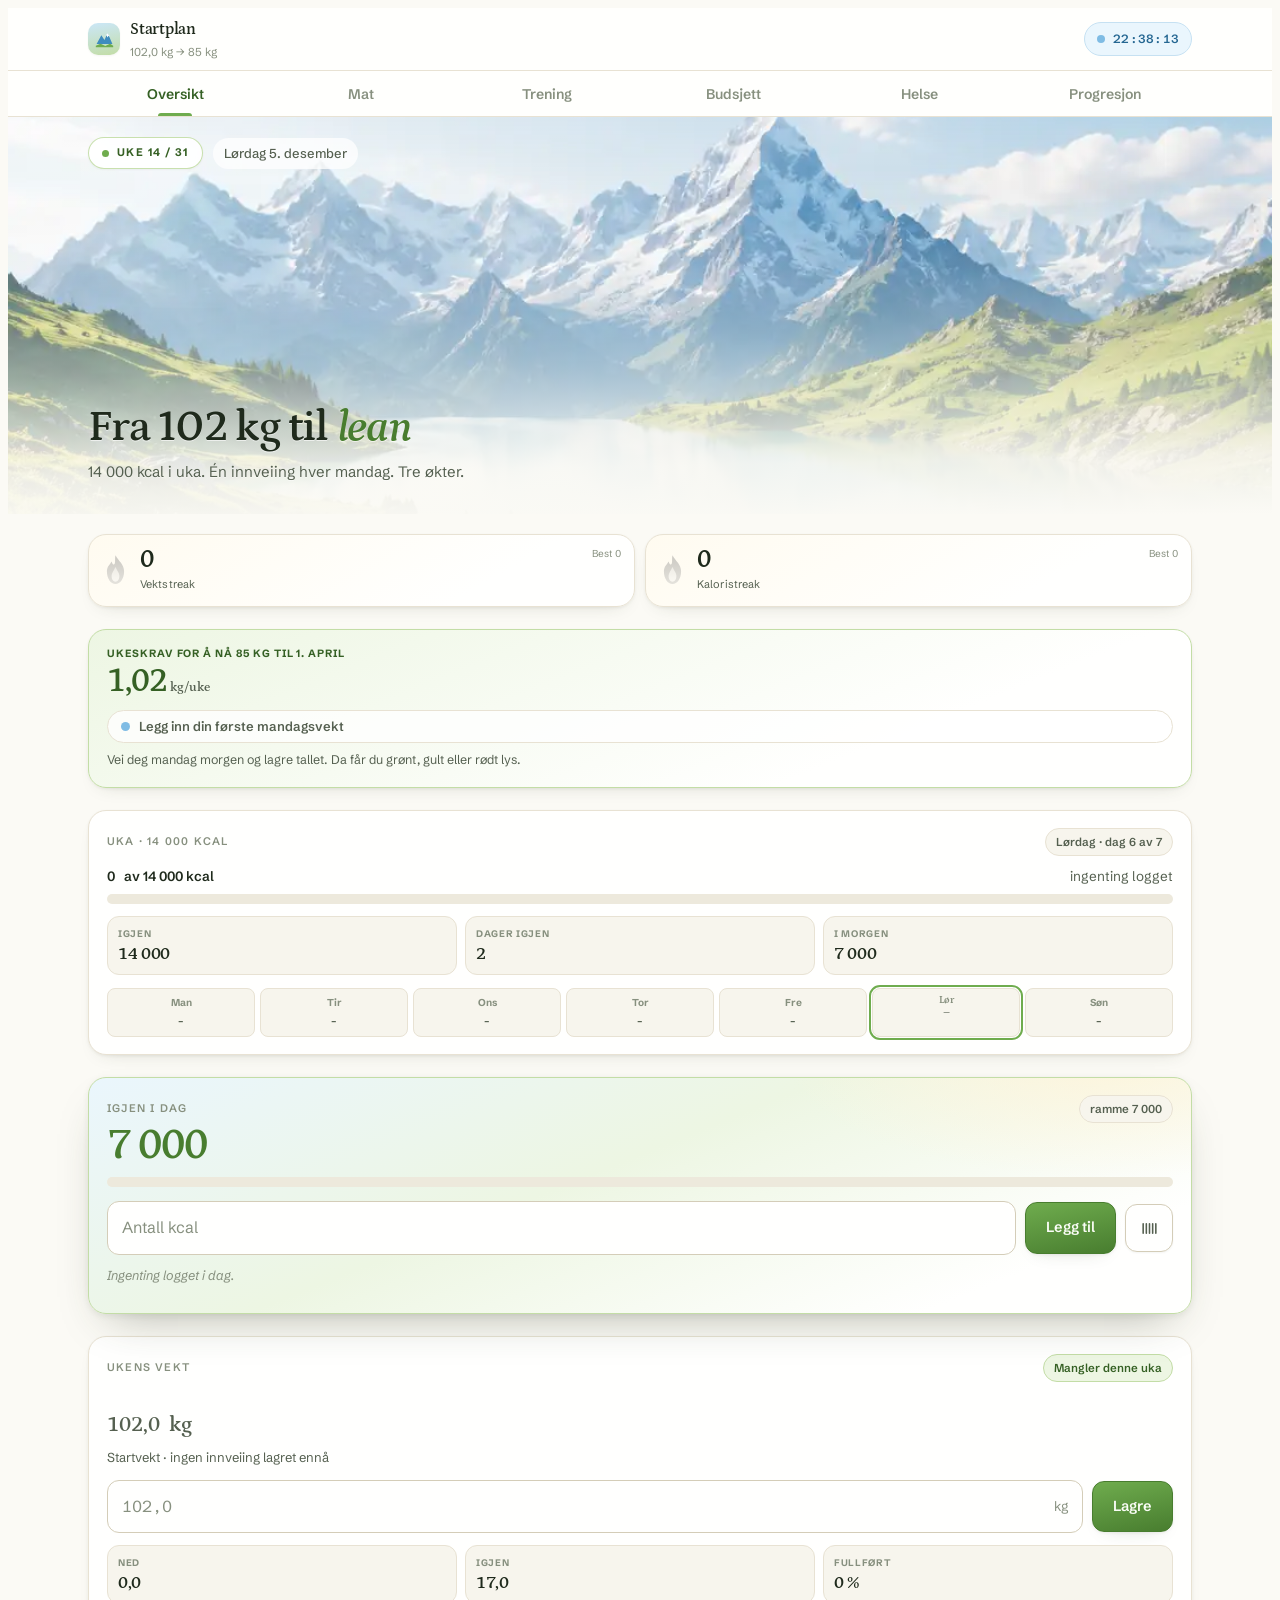
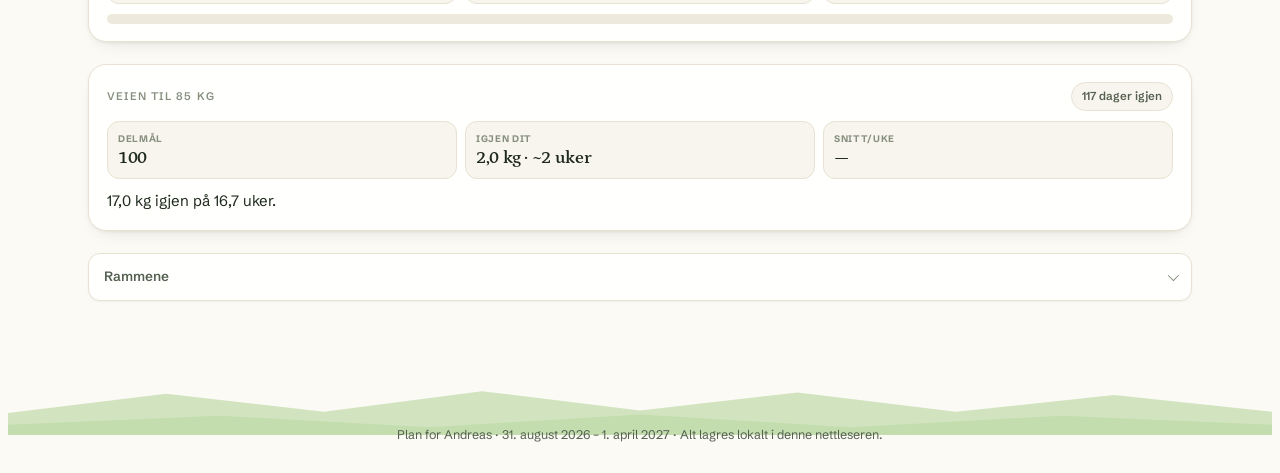
<file: index.html>
<!doctype html>
<html lang="nb">
<head>
<meta charset="utf-8">
<meta name="viewport" content="width=device-width,initial-scale=1,viewport-fit=cover">
<meta name="robots" content="noindex,nofollow">
<meta name="theme-color" content="#FBFAF5">
<meta name="description" content="Personlig startplan mot 85 kg.">
<meta name="apple-mobile-web-app-capable" content="yes">
<meta name="apple-mobile-web-app-status-bar-style" content="default">
<meta name="apple-mobile-web-app-title" content="Startplan">
<title>Startplan</title>
<link rel="icon" href="data:image/svg+xml,%3Csvg xmlns='http://www.w3.org/2000/svg' viewBox='0 0 24 24'%3E%3Crect width='24' height='24' rx='6' fill='%23CBE7F8'/%3E%3Cpath fill='%233F8CBE' d='M3 18 L8 9 L11.5 14 L15.5 6 L21 18 Z'/%3E%3Cpath fill='%23fff' d='M13.4 9 L15.5 6 L17.6 9.8 L16.3 9 L15.3 10.6 L14.3 8.4 Z'/%3E%3Cpath fill='%236FAC4E' d='M2 20 L7 18 L12 20.4 L17 18 L22 20 L22 22 L2 22 Z'/%3E%3C/svg%3E">
<link rel="apple-touch-icon" href="icon.png">
<link rel="preconnect" href="https://fonts.googleapis.com">
<link rel="preconnect" href="https://fonts.gstatic.com" crossorigin>
<link rel="stylesheet" href="https://fonts.googleapis.com/css2?family=Petrona:ital,wght@0,500;0,600;0,700;1,600&family=Schibsted+Grotesk:wght@400;500;600;700&display=swap">
<link rel="stylesheet" href="app.380a2b77.css">
</head>
<body>
<header class="appbar"><div class="appbar-in"><div class="brand"><span class="mk"><svg width="19" height="19" viewBox="0 0 24 24" aria-hidden="true"><path fill="#3F8CBE" d="M2 19 L8 8 L12 14 L16 5 L22 19 Z"/><path fill="#fff" d="M13.4 8.6 L16 5 L18.6 9.6 L17 8.6 L15.8 10.6 L14.6 7.8 Z"/><path fill="#6FAC4E" d="M1 21 L7 18.6 L13 21.6 L19 18.6 L23 21 L23 23 L1 23 Z"/></svg></span><div><div class="nm">Startplan</div><div class="sm" id="brandSub">102 kg → 85 kg</div></div></div><span class="reset-chip" title="Dagens kalorier nullstilles ved midnatt. Vekt, uke og progresjon berøres ikke."><span class="ring"></span><span class="cd" id="cdown">–:–:–</span></span></div><nav class="tabbar" aria-label="Seksjoner"><div class="tabbar-in" role="tablist"><button role="tab" data-tab="oversikt" aria-selected="true">Oversikt</button><button role="tab" data-tab="mat" aria-selected="false">Mat</button><button role="tab" data-tab="trening" aria-selected="false">Trening</button><button role="tab" data-tab="budsjett" aria-selected="false">Budsjett</button><button role="tab" data-tab="helse" aria-selected="false">Helse</button><button role="tab" data-tab="progresjon" aria-selected="false">Progresjon</button></div></nav></header><section class="hero"><div class="photo"></div><div class="scrim"></div><div class="wrap"><div class="hero-in"><div class="crumb"><span class="chip-glass"><span class="pip"></span><span id="heroPhase">Uke 1</span></span><span class="dt" id="heroToday">—</span></div><h1>Fra 102 kg til <em>lean</em></h1><p class="sub">14 000 kcal i uka. Én innveiing hver mandag. Tre økter.</p></div></div></section><div class="wrap"><main><div class="panel" id="p-oversikt" role="tabpanel"><svg width="0" height="0" style="position:absolute" aria-hidden="true" focusable="false"><defs><linearGradient id="fg1" x1="0" y1="1" x2="0" y2="0"><stop offset="0" stop-color="#F0A32B"/><stop offset=".45" stop-color="#F4711F"/><stop offset="1" stop-color="#E23B25"/></linearGradient><linearGradient id="fg2" x1="0" y1="1" x2="0" y2="0"><stop offset="0" stop-color="#FFF0B8"/><stop offset="1" stop-color="#FFC94A"/></linearGradient></defs></svg><div class="streaks"><div class="stk" id="stkWt"><svg class="flame" viewBox="0 0 32 40" aria-hidden="true" focusable="false"><path class="f1" d="M16 1c4 8 11 11 11 21 0 9-5 16-11 16S5 31 5 22c0-7 4-9 6-13 1 4 3 5 4 3 1-3 0-7 1-11z"/><path class="f2" d="M16 16c2 5 5 7 5 11.5 0 4.5-2 7.5-5 7.5s-5-3-5-7.5c0-3.5 2.5-6.5 5-11.5z"/></svg><div class="sn" id="stkWtN">0</div><div class="sk">Vektstreak</div><div class="sb">Best <span id="stkWtB">0</span></div></div><div class="stk" id="stkCal"><svg class="flame" viewBox="0 0 32 40" aria-hidden="true" focusable="false"><path class="f1" d="M16 1c4 8 11 11 11 21 0 9-5 16-11 16S5 31 5 22c0-7 4-9 6-13 1 4 3 5 4 3 1-3 0-7 1-11z"/><path class="f2" d="M16 16c2 5 5 7 5 11.5 0 4.5-2 7.5-5 7.5s-5-3-5-7.5c0-3.5 2.5-6.5 5-11.5z"/></svg><div class="sn" id="stkCalN">0</div><div class="sk">Kaloristreak</div><div class="sb">Best <span id="stkCalB">0</span></div></div></div><div class="card need" id="needCard"><div class="nk">Ukeskrav for å nå 85 kg til 1. april</div><div class="nv" id="needWk">—<span> kg/uke</span></div><div class="statline" id="statBox"><span class="sdot"></span><span class="stt" id="statTitle">Legg inn din første mandagsvekt</span></div><div class="nn" id="statBody">Vei deg mandag morgen. Da får appen noe å regne på.</div></div><div class="card"><div class="ch"><span class="label">Uka · 14 000 kcal</span><span class="chr" id="wkDayName">—</span></div><div class="bhd" style="margin-top:10px"><span class="bl"><span id="wkUsed">0</span> av 14 000 kcal</span><span class="br" id="wkBal">—</span></div><div class="bar sun"><i id="wkBar" style="width:0%"></i></div><div class="trio"><div><div class="tk">Igjen</div><div class="tv" id="wkLeft">14 000</div></div><div><div class="tk">Dager igjen</div><div class="tv" id="wkDays">7</div></div><div><div class="tk">I morgen</div><div class="tv" id="wkTomo">—</div></div></div><div class="dayrow" id="wkDayRow"></div></div><div class="card hi"><div class="ch"><span class="label">Igjen i dag</span><span class="chr" id="kcalFrame">ramme 2 000</span></div><div class="big" id="kcalLeft">2 000</div><div class="bar sun" style="margin-top:10px"><i id="kcalBar" style="width:0%"></i></div><div class="frm" style="margin-top:14px"><div class="field"><input type="number" id="inKcal" inputmode="numeric" pattern="[0-9]*" placeholder="Antall kcal" min="0" step="1" aria-label="Kalorier"></div><button class="btn" data-act="add-entry">Legg til</button><button class="btn ghost sq" data-act="scan-open" aria-label="Strekkode"><svg viewBox="0 0 24 24" width="19" height="19" fill="none" stroke="currentColor" stroke-width="2" stroke-linecap="round"><path d="M4 6v12M8 6v12M12 6v12M16 6v12M20 6v12"/></svg></button></div><div class="log" id="kcalLog"><div class="empty">Ingenting logget i dag.</div></div></div><div class="card"><div class="ch"><span class="label">Ukens vekt</span><span class="chr" id="wkNext">—</span></div><div class="now" style="margin-top:8px"><span id="qwNow">102,0</span> <span>kg</span></div><div class="meta" id="qwMeta">Startvekt · ingen innveiing lagret ennå</div><div class="frm" style="margin-top:12px"><div class="field"><input type="number" id="inWeight" inputmode="decimal" step="0.1" min="40" max="250" placeholder="102,0" aria-label="Vekt i kilo"><span class="unit">kg</span></div><button class="btn" data-act="save-weight">Lagre</button></div><div class="trio" style="margin-top:12px"><div><div class="tk">Ned</div><div class="tv" id="qwLost">0,0</div></div><div><div class="tk">Igjen</div><div class="tv" id="qwLeft">17,0</div></div><div><div class="tk">Fullført</div><div class="tv" id="qwPct">0 %</div></div></div><div class="bar" style="margin-top:10px"><i id="qwBar" style="width:0%"></i></div></div><div class="card"><div class="ch"><span class="label">Veien til 85 kg</span><span class="chr" id="mDays">—</span></div><div class="trio" style="margin-top:10px"><div><div class="tk">Delmål</div><div class="tv" id="mMile">100</div></div><div><div class="tk">Igjen dit</div><div class="tv" id="mMileSub">—</div></div><div><div class="tk">Snitt/uke</div><div class="tv" id="mAvg">—</div></div></div><div class="nn" style="margin-top:10px" id="motHead">—</div></div><details class="acc"><summary>Rammene</summary><div class="accb"><div class="rows"><div class="row"><span class="rt">Kalorier</span><span class="rv">2 000/dag · 14 000/uke</span></div><div class="row"><span class="rt">Protein</span><span class="rv">rundt 180 g (logges ikke)</span></div><div class="row"><span class="rt">Skritt</span><span class="rv">10 000+ · Posten dekker mye</span></div><div class="row"><span class="rt">Styrke</span><span class="rv">mandag, onsdag, fredag</span></div><div class="row"><span class="rt">Innveiing</span><span class="rv">mandag morgen</span></div></div><p style="margin-top:10px">Vedlikeholdet ditt ligger rundt 2 800–3 000 kcal. På 14 000 i uka er underskuddet stort nok til å ligge foran plankurven uten at du sulter.</p><p><strong>Endringer:</strong> kaloriene står i ro til minst 2–3 ukers trend sier noe annet.</p></div></details></div><div class="panel" id="p-mat" role="tabpanel" hidden><div class="sec"><h2><span class="gl"><svg width="14" height="14" viewBox="0 0 24 24" fill="none" stroke="#487D2F" stroke-width="2.2" stroke-linecap="round"><path d="M6 3v8a3 3 0 0 0 6 0V3M9 11v10M18 3c-1.5 2-2 4-2 6s.5 3 2 3v9"/></svg></span>Måltidsbanken</h2><p class="cap">Enkel mat, få ingredienser. Trykk på et måltid for gram og tall. Basert på karbonadedeig og kjøttdeig 5–6 %, Norvegia Redusert Fett, kokt skinke og egg str. L.</p><div class="card tint-sky" style="padding:13px 16px"><strong>Vektregelen:</strong> alt kjøtt er oppgitt i <strong>råvekt</strong>. Ris, pasta og poteter er oppgitt i <strong>ferdig kokt vekt</strong>. Da blir tallene like uansett hvor mye stekesvinn du får.</div><div class="meals" id="mealGrid"><details class="meal top"><summary><div class="mh"><span class="mname">Eggeris med soyasaus</span><span class="rank">1</span></div><div class="mst"><span class="kc">547 kcal</span><span class="sp">·</span><span class="pr">28 g protein</span><span class="sp">·</span><span>10 min</span></div><div class="mtags"><span class="chip leaf">Middag</span><span class="chip">Én panne</span></div><span class="oh">Ingredienser</span></summary><div class="ing"><div class="i"><span>Egg (str. L)</span><span>3 stk · 259 kcal</span></div><div class="i"><span>Kokt ris</span><span>200 g · 248 kcal</span></div><div class="i"><span>Stekesmør</span><span>1 ts · 35 kcal</span></div><div class="i"><span>Soyasaus og krydder</span><span>5 kcal</span></div></div></details><details class="meal top"><summary><div class="mh"><span class="mname">Tacopanne med ris</span><span class="rank">2</span></div><div class="mst"><span class="kc">638 kcal</span><span class="sp">·</span><span class="pr">63 g protein</span><span class="sp">·</span><span>15 min</span></div><div class="mtags"><span class="chip leaf">Middag</span><span class="chip frost">Fryser bra</span><span class="chip">Én panne</span></div><span class="oh">Ingredienser</span></summary><div class="ing"><div class="i"><span>Kjøttdeig 5 %</span><span>250 g · 340 kcal</span></div><div class="i"><span>Kokt ris</span><span>150 g · 186 kcal</span></div><div class="i"><span>Revet Norvegia red. fett</span><span>30 g · 82 kcal</span></div><div class="i"><span>Taco-krydder og salsa</span><span>30 kcal</span></div></div></details><details class="meal top"><summary><div class="mh"><span class="mname">Karbonadedeig og ris</span><span class="rank">3</span></div><div class="mst"><span class="kc">461 kcal</span><span class="sp">·</span><span class="pr">42 g protein</span><span class="sp">·</span><span>ferdig prepp</span></div><div class="mtags"><span class="chip frost">Jobb</span><span class="chip frost">Fryser bra</span></div><span class="oh">Ingredienser</span></summary><div class="ing"><div class="i"><span>Karbonadedeig, råvekt</span><span>190 g · 260 kcal</span></div><div class="i"><span>Kokt ris</span><span>150 g · 186 kcal</span></div><div class="i"><span>Salsa</span><span>50 g · 15 kcal</span></div></div></details><details class="meal top"><summary><div class="mh"><span class="mname">Kylling og poteter</span><span class="rank">4</span></div><div class="mst"><span class="kc">526 kcal</span><span class="sp">·</span><span class="pr">52 g protein</span><span class="sp">·</span><span>25 min</span></div><div class="mtags"><span class="chip leaf">Middag</span><span class="chip">Airfryer</span></div><span class="oh">Ingredienser</span></summary><div class="ing"><div class="i"><span>Kyllingfilet, råvekt</span><span>200 g · 212 kcal</span></div><div class="i"><span>Kokte poteter</span><span>300 g · 234 kcal</span></div><div class="i"><span>Brun saus (Toro)</span><span>100 ml · 40 kcal</span></div><div class="i"><span>Olje</span><span>1 ts · 40 kcal</span></div></div></details><details class="meal top"><summary><div class="mh"><span class="mname">Eggerøre med skinke og ost</span><span class="rank">5</span></div><div class="mst"><span class="kc">427 kcal</span><span class="sp">·</span><span class="pr">47 g protein</span><span class="sp">·</span><span>6 min</span></div><div class="mtags"><span class="chip leaf">Frokost</span></div><span class="oh">Ingredienser</span></summary><div class="ing"><div class="i"><span>Egg (str. L)</span><span>3 stk · 259 kcal</span></div><div class="i"><span>Kokt skinke</span><span>100 g · 108 kcal</span></div><div class="i"><span>Norvegia red. fett</span><span>20 g · 55 kcal</span></div><div class="i"><span>Stekespray og pepper</span><span>5 kcal</span></div></div></details><details class="meal top"><summary><div class="mh"><span class="mname">Kjøttdeig-burrito</span><span class="rank">6</span></div><div class="mst"><span class="kc">556 kcal</span><span class="sp">·</span><span class="pr">54 g protein</span><span class="sp">·</span><span>12 min</span></div><div class="mtags"><span class="chip leaf">Middag</span><span class="chip frost">Fryser bra</span></div><span class="oh">Ingredienser</span></summary><div class="ing"><div class="i"><span>Kjøttdeig 5 %, råvekt</span><span>200 g · 272 kcal</span></div><div class="i"><span>Stor tortilla</span><span>1 stk · 190 kcal</span></div><div class="i"><span>Norvegia red. fett</span><span>30 g · 82 kcal</span></div><div class="i"><span>Salsa</span><span>40 g · 12 kcal</span></div></div></details><details class="meal top"><summary><div class="mh"><span class="mname">Burger med potetbåter</span><span class="rank">7</span></div><div class="mst"><span class="kc">671 kcal</span><span class="sp">·</span><span class="pr">47 g protein</span><span class="sp">·</span><span>25 min</span></div><div class="mtags"><span class="chip leaf">Middag</span><span class="chip warm">Fredagskos</span></div><span class="oh">Ingredienser</span></summary><div class="ing"><div class="i"><span>Karbonadedeig, råvekt</span><span>150 g · 206 kcal</span></div><div class="i"><span>Grovt hamburgerbrød</span><span>1 stk · 160 kcal</span></div><div class="i"><span>Norvegia red. fett</span><span>20 g · 55 kcal</span></div><div class="i"><span>Poteter og olje</span><span>250 g · 235 kcal</span></div><div class="i"><span>Ketchup uten sukker</span><span>15 kcal</span></div></div></details></div><details class="acc"><summary>Eksempeldag på 2 000 kcal</summary><div class="accb"><div class="rows"><div class="row"><span class="rt">Eggerøre med skinke og ost</span><span class="rv">427 kcal</span></div><div class="row"><span class="rt">Karbonadedeig og ris</span><span class="rv">461 kcal</span></div><div class="row"><span class="rt">Tacopanne med ris</span><span class="rv">638 kcal</span></div><div class="row"><span class="rt">Banan og et glass melk</span><span class="rv">240 kcal</span></div><div class="row"><span class="rt"><strong>Total</strong></span><span class="rv"><strong>1 766 kcal</strong></span></div></div><p style="margin-top:11px">Rundt 230 kcal til overs. Bruk dem på noe du har lyst på — eller spar dem til helga, siden det er ukas 14 000 som teller.</p></div></details></div><div class="sec"><h2><span class="gl"><svg width="14" height="14" viewBox="0 0 24 24" fill="none" stroke="#487D2F" stroke-width="2.2" stroke-linecap="round"><circle cx="12" cy="12" r="9"/><path d="M12 7v5l3 2"/></svg></span>Søndagsprep</h2><p class="cap">60–90 minutter som gjør resten av uka enkel. Sett på poteter og ris først, stek kjøtt mens de koker.</p><div class="timeline"><div class="step"><div class="sn">Steg 1 · Kok</div><h4>Ris og poteter</h4><p>1,5 kg poteter hele med skall · fire risposer i én kjele</p></div><div class="step"><div class="sn">Steg 2 · Stek</div><h4>Kjøttdeig</h4><p>800 g karbonadedeig, så 750 g kjøttdeig med taco-krydder i samme panne</p></div><div class="step"><div class="sn">Steg 3 · Airfryer</div><h4>Kylling</h4><p>1 kg filet · 200 °C · 18–20 min · snu halvveis. Kok åtte egg samtidig</p></div><div class="step"><div class="sn">Steg 4 · Porsjonér</div><h4>Bokser</h4><p>Fire jobbokser og tre middagsbokser · kjøl 2–3 dager, frys resten</p></div></div><details class="acc"><summary>Mattrygghet — nedkjøling, frysing og oppvarming</summary><div class="accb"><ul><li><strong>Nedkjøling:</strong> fordel i grunne bokser med lokket på gløtt, i kjøleskap innen 1–2 timer. Kokt ris kan danne <em>Bacillus cereus</em>-sporer hvis den står lunken i romtemperatur — den ene reelle risikoen ved risprep.</li><li><strong>Kjøleskap:</strong> ris og kjøtt tre døgn, kylling tre døgn, kokte egg med skall sju døgn.</li><li><strong>Frys</strong> alt du ikke spiser innen tre dager, samme dag som det er laget. Flate bokser tiner på halve tida. Holder 2–3 måneder.</li><li><strong>Oppvarming:</strong> mikro med et par spiseskjeer vann, rør halvveis, varm til det ryker. Én gang.</li><li><strong>Fryser dårlig:</strong> kokte poteter og stekt egg. Frys kjøttbasen, lag potet eller egg ferskt.</li></ul></div></details></div><div class="sec"><h2><span class="gl"><svg width="14" height="14" viewBox="0 0 24 24" fill="none" stroke="#487D2F" stroke-width="2.2" stroke-linecap="round" stroke-linejoin="round"><path d="M4 5h2l2.5 11h9L20 8H7"/><circle cx="10" cy="20" r="1.2"/><circle cx="17" cy="20" r="1.2"/></svg></span>Handleliste</h2><div class="g2"><div class="tile"><div class="label">Estimert ukeskostnad</div><div class="tv">900–1 200 kr</div><div class="td">Kjøp storpakker og frys i porsjoner samme dag</div></div><div class="tile"><div class="label">Butikker</div><div class="tv">Rema · Kiwi · Coop</div><div class="td">Alt finnes i vanlig norsk dagligvare</div></div></div><div class="shop" id="shoplist"><div class="sg"><h4>Protein</h4><ul><li><label><input type="checkbox"><span>Karbonadedeig 5–6 %, 1,2 kg</span></label></li><li><label><input type="checkbox"><span>Kjøttdeig 5 %, 1 kg</span></label></li><li><label><input type="checkbox"><span>Kyllingfilet, storpakk 1,2 kg</span></label></li><li><label><input type="checkbox"><span>Kokt skinke, 3 pakker</span></label></li><li><label><input type="checkbox"><span>Egg, 24 stk (str. L)</span></label></li><li><label><input type="checkbox"><span>Norvegia Redusert Fett, 2 pk</span></label></li><li><label><input type="checkbox"><span>Tine Styrke Protein, 5–7 stk</span></label></li></ul></div><div class="sg"><h4>Karbo</h4><ul><li><label><input type="checkbox"><span>Toro Jasmin Boil in Bag, 1 kg</span></label></li><li><label><input type="checkbox"><span>Poteter, 3 kg</span></label></li><li><label><input type="checkbox"><span>Grovbrød, 2 stk (frys det ene)</span></label></li><li><label><input type="checkbox"><span>Tortilla medium + store</span></label></li><li><label><input type="checkbox"><span>Pasta, 1 pk</span></label></li><li><label><input type="checkbox"><span>Grove hamburgerbrød</span></label></li></ul></div><div class="sg"><h4>Frukt</h4><ul><li><label><input type="checkbox"><span>Banan, 7 stk</span></label></li><li><label><input type="checkbox"><span>Melon eller ananas</span></label></li><li><label><input type="checkbox"><span>Kiwi, 4 stk</span></label></li></ul></div><div class="sg"><h4>Saus og ekstra</h4><ul><li><label><input type="checkbox"><span>Salsa, 2 glass</span></label></li><li><label><input type="checkbox"><span>Taco-krydder</span></label></li><li><label><input type="checkbox"><span>Tomatsaus, 2 bokser</span></label></li><li><label><input type="checkbox"><span>Sukkerfri ketchup</span></label></li><li><label><input type="checkbox"><span>Soyasaus og sriracha</span></label></li><li><label><input type="checkbox"><span>Toro brun saus</span></label></li><li><label><input type="checkbox"><span>Stekespray eller olje</span></label></li><li><label><input type="checkbox"><span>Sukkerfri brus</span></label></li><li><label><input type="checkbox"><span>Lett mikropopcorn</span></label></li></ul></div></div><div style="display:flex;align-items:center;gap:12px;flex-wrap:wrap"><button type="button" class="btn ghost" data-act="clear-shop">Nullstill lista</button><span style="font-size:12.5px;color:var(--ink-3)" id="shopCount">—</span></div></div></div><div class="panel" id="p-trening" role="tabpanel" hidden><div class="sec"><h2><span class="gl"><svg width="14" height="14" viewBox="0 0 24 24" fill="none" stroke="#487D2F" stroke-width="2.2" stroke-linecap="round"><path d="M4 9v6M7 7v10M17 7v10M20 9v6M7 12h10"/></svg></span>Tre økter i uka</h2><p class="cap">Mandag, onsdag, fredag. Rygg trenes alle tre øktene, sidedelts to ganger direkte, beina tre ganger i mindre doser. Det er bredde i skuldre og rygg som endrer silhuetten mest.</p><div class="card tint"><h3>Økter denne uka</h3><p class="cap" style="margin-bottom:8px">Kryss av når økta er gjort. Lagres per uke og nullstilles aldri ved midnatt — <span id="sessCount">0 av 3</span>.</p><div class="focus" id="sessList"><label><input type="checkbox" data-sess="mon"><span>Mandag · bryst, rygg, skuldre og bein</span></label><label><input type="checkbox" data-sess="wed"><span>Onsdag · rygg, hamstring og biceps</span></label><label><input type="checkbox" data-sess="fri"><span>Fredag · bein, skuldre, armer og øvre bryst</span></label></div><div style="margin-top:13px"><div class="bar"><i id="sessBar" style="width:0%"></i></div></div></div><div class="workouts"><details class="wo"><summary><span class="wday">Mandag</span><div class="wname">Bryst, rygg, skuldre og bein</div><div class="wmeta">7 øvelser · rundt 60 min</div></summary><div class="ex"><div><span>Skråbenkpress manual</span><span>3×6–10</span></div><div><span>Nedtrekk, bredt grep</span><span>3×8–12</span></div><div><span>Skulderpress maskin</span><span>3×8–12</span></div><div><span>Sidehev manual</span><span>4×12–20</span></div><div><span>Beinpress</span><span>3×10–15</span></div><div><span>Brystpress maskin eller dips</span><span>2×10–15</span></div><div><span>Triceps pushdown</span><span>3×10–15</span></div></div></details><details class="wo"><summary><span class="wday">Onsdag</span><div class="wname">Rygg, hamstring og biceps</div><div class="wmeta">7 øvelser · rundt 60 min</div></summary><div class="ex"><div><span>Nedtrekk, bredt grep</span><span>3×8–12</span></div><div><span>Rumensk markløft</span><span>3×8–10</span></div><div><span>Sittende kabelroing</span><span>3×8–12</span></div><div><span>Enarms hantelroing</span><span>3×8–12</span></div><div><span>Face pulls</span><span>3×15–20</span></div><div><span>Legcurl</span><span>3×10–15</span></div><div><span>Hammercurl</span><span>3×10–15</span></div></div></details><details class="wo"><summary><span class="wday">Fredag</span><div class="wname">Bein, skuldre, armer og øvre bryst</div><div class="wmeta">7 øvelser · rundt 60 min</div></summary><div class="ex"><div><span>Knebøy eller hack squat</span><span>3×6–10</span></div><div><span>Skråbenkpress stang</span><span>3×8–12</span></div><div><span>Nedtrekk, nøytralt grep</span><span>3×8–12</span></div><div><span>Sidehev i kabel</span><span>4×12–20</span></div><div><span>Legextension</span><span>2×12–15</span></div><div><span>Bicepscurl manual</span><span>3×10–15</span></div><div><span>Triceps over hodet</span><span>3×10–15</span></div></div></details></div><div class="card"><h3>Slik blir du sterkere</h3><div class="rows"><div class="row"><span class="idx">1</span><span class="rt">Behold de samme øvelsene i minst åtte uker — du kan ikke måle framgang du bytter ut hver uke</span></div><div class="row"><span class="idx">2</span><span class="rt">Treffer du toppen av repsintervallet i alle sett, legg på 2,5–5 kg neste gang</span></div><div class="row"><span class="idx">3</span><span class="rt">Stopp 1–3 reps før failure, og logg hver økt — loggen er beviset på at du beholder muskler</span></div></div></div><details class="acc"><summary>Hva øktene gir deg i uka</summary><div class="accb"><ul><li><strong>Sidedelts:</strong> to ganger direkte — sidehev med manualer mandag, sidehev i kabel fredag. Face pulls onsdag treffer bakre delt, ikke sidedelt.</li><li><strong>Lats og øvre rygg:</strong> tre ganger — nedtrekk mandag, roing onsdag, nedtrekk fredag.</li><li><strong>Øvre bryst:</strong> to ganger, begge med skråbenk.</li><li><strong>Bein:</strong> tre ganger fordelt — beinpress mandag, rumensk markløft og legcurl onsdag, knebøy og legextension fredag.</li><li><strong>Armer:</strong> triceps mandag, biceps onsdag, begge fredag.</li></ul><p>Rekker du bare to økter en uke: ta <strong>mandag og onsdag</strong>. Da mister du minst.</p></div></details></div><div class="sec"><h2><span class="gl"><svg width="14" height="14" viewBox="0 0 24 24" fill="none" stroke="#487D2F" stroke-width="2.2" stroke-linecap="round" stroke-linejoin="round"><path d="M3 18l5-6 4 3 4-7 5 4"/></svg></span>Skritt og cardio</h2><p class="cap">Hold det moderat, så restitusjon og styrke holder seg gode.</p><div class="g3"><div class="tile"><div class="label">Base</div><div class="tv">10 000</div><div class="td">skritt per dag · Posten gir 9–10 000</div></div><div class="tile"><div class="label">Valgfritt</div><div class="tv">1–2 ×</div><div class="td">20–30 min rolig cardio i uka</div></div><div class="tile"><div class="label">Golf</div><div class="tv">Teller</div><div class="td">18 hull gående er reell aktivitet</div></div></div><details class="acc"><summary>Når skal jeg øke?</summary><div class="accb"><p>Øk aktiviteten kun hvis framgangen faktisk stopper opp over flere uker — ikke fordi én enkeltuke ser flat ut. Rask gange, incline treadmill (12 % helning, 4,5–5 km/t) og sykkel er de enkleste måtene å legge på litt.</p><p>Poenget er ikke å forbrenne bort maten, men å holde totalaktiviteten jevn uten å gå ut over restitusjonen fra styrketreningen.</p></div></details></div><div class="sec"><h2><span class="gl"><svg width="14" height="14" viewBox="0 0 24 24" fill="none" stroke="#487D2F" stroke-width="2.2" stroke-linecap="round" stroke-linejoin="round"><path d="M20 13a8 8 0 1 1-9-8 6 6 0 0 0 9 8z"/></svg></span>Søvn og restitusjon</h2><div class="g4"><div class="tile"><div class="label">Leggetid</div><div class="tv">22:30</div><div class="td">Opp 06:30 · åtte timer</div></div><div class="tile"><div class="label">Koffein</div><div class="tv">Før 14:00</div><div class="td">Halveringstid 5–6 timer</div></div><div class="tile"><div class="label">Soverom</div><div class="tv">17–19 °C</div><div class="td">Mørkt og kaldt</div></div><div class="tile"><div class="label">Telefon</div><div class="tv">Ut av senga</div><div class="td">Bare hvis du faktisk ligger våken</div></div></div><p class="cap">Dårlig søvn på et kaloriunderskudd gjør deg sultnere neste dag og svakere på trening. Fast tidspunkt betyr mer enn total mengde.</p></div></div><div class="panel" id="p-budsjett" role="tabpanel" hidden><div class="sec"><h2><span class="gl"><svg width="14" height="14" viewBox="0 0 24 24" fill="none" stroke="#487D2F" stroke-width="2.2" stroke-linecap="round" stroke-linejoin="round"><rect x="2.5" y="6" width="19" height="13" rx="2.5"/><path d="M2.5 10h19"/></svg></span>Budsjett til lønning</h2><p class="cap">Lønn kommer den <strong>12.</strong> hver måned. Legg inn hva du faktisk har tilgjengelig, så regner appen ut hvor mye du kan bruke per dag fram til neste lønning. Ingen bankkobling — du oppdaterer saldoen selv.</p><div class="card hi"><div class="label">Du kan bruke</div><div class="now"><span id="bgPerDay">0</span> <span>kr/dag</span></div><div class="meta" id="bgSub">Legg inn saldoen din for å komme i gang</div><div class="mgrid" style="margin-top:16px"><div class="mcell"><div class="mk">Saldo</div><div class="mv" id="bgBal">0</div><div class="mn">kroner</div></div><div class="mcell"><div class="mk">Avsatt</div><div class="mv" id="bgRes">0</div><div class="mn">til faste utgifter</div></div><div class="mcell"><div class="mk">Disponibelt</div><div class="mv" id="bgFree">0</div><div class="mn">kroner</div></div><div class="mcell"><div class="mk">Dager igjen</div><div class="mv" id="bgDays">0</div><div class="mn" id="bgPay">til 12.</div></div></div><div class="bar" style="margin-top:14px"><i id="bgBar" style="width:0%"></i></div><div class="frm" style="margin-top:16px"><div class="field" style="flex:1 1 140px"><input type="number" id="inBal" inputmode="decimal" step="1" min="0" placeholder="Saldo" aria-label="Saldo i kroner"><span class="unit">kr</span></div><div class="field" style="flex:1 1 140px"><input type="number" id="inRes" inputmode="decimal" step="1" min="0" placeholder="Avsatt (valgfritt)" aria-label="Avsatt beløp"><span class="unit">kr</span></div><button class="btn" data-act="save-budget">Lagre</button><span class="toast" id="bgToast">✓ Lagret</span></div><div class="dim" style="font-size:12.5px;margin-top:10px" id="bgStamp">Ingen saldo lagret ennå</div></div><div class="status idle" id="bgAlert" hidden><span class="sdot"></span><div style="flex:1;min-width:0"><div class="stt">Lønningsdag — oppdater saldoen</div><div class="sbd">Appen vet ikke hva som kom inn på konto. Legg inn den nye saldoen så blir dagsbudsjettet riktig igjen.</div></div></div><details class="acc"><summary>Slik regnes det ut</summary><div class="accb"><ul><li><strong>Neste lønning</strong> er den 12. i denne måneden hvis i dag er før den 12., ellers den 12. neste måned.</li><li><strong>Dager igjen</strong> teller fra og med i dag til og med dagen før lønning. Er det 5. september, blir det 5.–11. = sju dager.</li><li><strong>Dagsbudsjett</strong> = (saldo − avsatt) delt på dager igjen. Tallet oppdaterer seg selv når datoen endrer seg — du trenger ikke gjøre noe.</li><li>Saldoen nullstilles <strong>aldri</strong> automatisk. Du bestemmer når den endres.</li></ul></div></details></div></div><div class="panel" id="p-helse" role="tabpanel" hidden><div class="sec"><h2><span class="gl"><svg width="14" height="14" viewBox="0 0 24 24" fill="none" stroke="#487D2F" stroke-width="2.2" stroke-linecap="round"><path d="M10 3h4v7h7v4h-7v7h-4v-7H3v-4h7z"/></svg></span>Dine fem tilskudd</h2><p class="cap">Kort liste med vilje. Kosthold, protein, styrke, aktivitet og søvn gjør nesten hele jobben — disse fyller de siste hullene.</p><div class="toplist"><div class="ti"><div class="tn2">1</div><div><div class="tt">Nycoplus D3 3200</div><div class="tw">Anbefalt av fastlegen din. Fra september til april får du praktisk talt ingen D-vitamin fra sola i Ålesund.</div></div><div class="tm"><span class="tier doc">Anbefalt av lege</span></div></div><div class="ti"><div class="tn2">2</div><div><div class="tt">B-kompleks</div><div class="tw">Anbefalt av fastlegen din. Fås på ethvert apotek.</div></div><div class="tm"><span class="tier doc">Anbefalt av lege</span></div></div><div class="ti"><div class="tn2">3</div><div><div class="tt">Kreatin monohydrat, 5 g</div><div class="tw">Best dokumenterte prestasjonstilskuddet som finnes. Hjelper på styrke og muskelbevaring i underskudd, rundt 150 kr for 3–4 måneder.</div></div><div class="tm"><span class="tier use">Klart nyttig</span></div></div><div class="ti"><div class="tn2">4</div><div><div class="tt">Omega-3 fra algeolje</div><div class="tw">Du spiser ikke fisk, og fisk er hovedkilden i norsk kosthold. Algeolje gir det samme uten fisk.</div></div><div class="tm"><span class="tier use">Klart nyttig</span></div></div><div class="ti"><div class="tn2">5</div><div><div class="tt">Psyllium eller fibertilskudd</div><div class="tw">Bare hvis fiberinntaket blir lavt. Poteter med skall, grovbrød og frukt hjelper et godt stykke på vei først.</div></div><div class="tm"><span class="tier opt">Ved behov</span></div></div></div><details class="acc"><summary>Hva du ikke trenger</summary><div class="accb"><p>Fettforbrennere, testosterone boosters og store vitaminstabler. Dårlig dokumentasjon og dårlig bruk av penger — de pengene gjør mer nytte i kjøttdisken.</p><p>Om kreatin: du vil sannsynligvis se 1–1,5 kg opp på vekta de første ukene. Det er vann i muskelcellene, ikke fett.</p></div></details></div><div class="sec"><h2><span class="gl"><svg width="14" height="14" viewBox="0 0 24 24" fill="none" stroke="#487D2F" stroke-width="2.2" stroke-linecap="round" stroke-linejoin="round"><path d="M3 12h4l2 5 4-11 2 6h6"/></svg></span>Fra legen</h2><div class="card tint-sky"><h3>Fastlegens oppsummering · 21. mai 2026</h3><p class="dim">Lave B- og D-vitaminer. Ellers fine prøver, inkludert testosteron.</p><div class="rows" style="margin-top:12px"><div class="row"><span class="idx">✓</span><span class="rt">Nycoplus D3 3200</span><span class="rv">anbefalt</span></div><div class="row"><span class="idx">✓</span><span class="rt">B-kompleks fra apoteket</span><span class="rv">anbefalt</span></div></div><p class="cap" style="margin-top:13px">Legens vurdering er utgangspunktet. Prøvene tolkes ikke på nytt her, og anbefalingen overstyres ikke. Kommer nye prøver, erstatter de nyeste disse.</p></div></div><div class="sec"><h2><span class="gl"><svg width="14" height="14" viewBox="0 0 24 24" fill="none" stroke="#487D2F" stroke-width="2.2" stroke-linecap="round"><circle cx="12" cy="12" r="4"/><path d="M12 2v3M12 19v3M2 12h3M19 12h3M5 5l2 2M17 17l2 2M19 5l-2 2M7 17l-2 2"/></svg></span>Hud, hår og grooming</h2><p class="cap">Rutinene starter i dag. Frisyre og stil revurderes i november, når ansikt og kroppssammensetning har endret seg mer.</p><div class="g3"><div class="tile"><div class="tn">Hud</div><div class="td" style="margin-top:8px"><strong>Morgen:</strong> fuktighetskrem med SPF 30–50</div><div class="td"><strong>Kveld:</strong> mild rens og fuktighetskrem</div><span class="badge">To steg, hver dag</span></div><div class="tile"><div class="tn">Hår</div><div class="td" style="margin-top:8px">Fast klipp hver 3.–5. uke. Book hele høsten nå.</div><div class="td">Trim neckline selv mellom klippene.</div><span class="badge sky">Størst effekt per innsats</span></div><div class="tile"><div class="tn">Grooming</div><div class="td" style="margin-top:8px">Skjeggkant, tenner morgen og kveld med tanntråd, bryn, negler.</div><div class="td">Book tannlege hvis det er over et år siden.</div><span class="badge sun">Fem minutter</span></div></div><details class="acc"><summary>Produkter og hvor du får dem</summary><div class="accb"><ul><li><strong>Rens:</strong> CeraVe eller Cetaphil mild rens.</li><li><strong>Fuktighetskrem:</strong> CeraVe, La Roche-Posay eller Nivea Men. Kombinert krem med SPF sparer deg et steg om morgenen.</li><li><strong>Hvor:</strong> Vitusapotek, Boots, Vita eller større Kiwi og Coop.</li></ul><p>Ikke legg til serum, retinol eller syrer nå. Det kommer når det er et konkret problem å løse.</p></div></details><details class="acc"><summary>Revurdering i november</summary><div class="accb"><p>Send bilder i november, så går vi gjennom ansiktsform, hårfeste, hårtetthet og proporsjoner — og hvilken lengde, volum og fade som faktisk kler deg da. Samme med klær: passform, størrelser og hva som fremhever skuldre og V-form.</p><p>Grunnen til å vente er enkel: ansiktet og skuldrene dine kommer til å se annerledes ut om to måneder.</p></div></details></div></div><div class="panel" id="p-progresjon" role="tabpanel" hidden><div class="sec"><h2><span class="gl"><svg width="14" height="14" viewBox="0 0 24 24" fill="none" stroke="#487D2F" stroke-width="2.2" stroke-linecap="round" stroke-linejoin="round"><path d="M3 17l5-5 4 3 4-6 5 4"/></svg></span>Vektutvikling</h2><p class="cap">Innveiing hver <strong>mandag morgen</strong> — etter toalett, før mat og drikke. Alt lagres permanent i denne nettleseren og oppdaterer hele appen med én gang. Ingenting her nullstilles ved midnatt.</p><div class="card"><p class="cap" style="margin-bottom:4px">Vekten legges inn på <strong>Oversikt</strong>-fanen, øverst i appen. Her ser du historikken.</p><div style="margin-top:20px"><div class="bhd"><span class="bl">102,0 kg → 85,0 kg</span><span class="br" id="pPct">0 % fullført</span></div><div class="bar"><i id="pBar" style="width:0%"></i></div></div><div class="chartwrap"><svg class="chart" id="wChart" viewBox="0 0 640 210" preserveAspectRatio="xMidYMid meet" role="img" aria-label="Vektutvikling mot målet"></svg><div class="legend"><span><i style="background:var(--grass-4)"></i>Mandagsvekt</span><span><i style="background:var(--grass-2)"></i>Trend siste veiinger</span><span><i style="background:var(--sky-3)"></i>Planlagt kurve</span><span><i style="background:var(--clay-2)"></i>Mål 85 kg</span></div></div></div><div class="g2 tight"><div class="tile"><div class="label">Start</div><div class="tv">102,0 kg</div><div class="td">31. aug 2026</div></div><div class="tile"><div class="label">Nå</div><div class="tv" id="pNow">—</div><div class="td" id="pNowDate">Ingen veiing ennå</div></div><div class="tile"><div class="label">Ned totalt</div><div class="tv" id="pLost">0,0 kg</div><div class="td">Siden 102 kg</div></div><div class="tile"><div class="label">Mål</div><div class="tv">85,0 kg</div><div class="td" id="pDeadline">1. apr 2027</div></div></div><div class="g2 tight"><div class="tile"><div class="label">Siste veiing</div><div class="tv" id="aNow">—</div><div class="td" id="aNowSub">Trenger én innveiing</div></div><div class="tile"><div class="label">Uka før</div><div class="tv" id="aPrev">—</div><div class="td" id="aPrevSub">Trenger to uker</div></div></div><div class="tile"><div class="label">Faktisk snitt</div><div class="tv" id="aDelta">—</div><div class="td" id="aDeltaSub">Trenger tre innveiinger før trenden betyr noe</div></div><div class="card"><h3>Data og innstillinger</h3><p class="cap" style="margin-bottom:12px">Alt ligger i denne nettleseren. PC og iPhone deler <strong>ikke</strong> data.</p><div class="frm"><button class="btn ghost" data-act="export">Eksporter backup</button><button class="btn ghost" data-act="import">Importer backup</button><span class="toast" id="bToast">✓ Kopiert</span></div><textarea id="bBox" hidden style="width:100%;margin-top:11px;min-height:90px;font:inherit;font-size:12px;border:1.5px solid var(--line-2);border-radius:12px;padding:11px"></textarea><div class="frm" style="margin-top:14px"><label class="btn ghost">Bakgrunnsbilde<input type="file" accept="image/*" id="heroPick" hidden></label><button class="btn ghost" id="heroRm" hidden data-act="hero-reset">Bruk standardbilde</button></div><div class="cap" style="margin-top:10px" id="verLine">—</div></div><details class="acc" open><summary>Alle innveiinger</summary><div class="accb"><div class="log" id="wLog" style="max-height:340px"><div class="empty">Ingen innveiinger lagret ennå.</div></div></div></details><details class="acc"><summary>Hvordan du leser tallene</summary><div class="accb"><ul><li><strong>Derfor bare én veiing i uka.</strong> Dagsvekten svinger 1–2 kg på salt, karbo og fordøyelse. Samme ukedag, samme tidspunkt, samme forhold — da måler du faktisk det samme.</li><li><strong>Midjemålet ligger ofte foran vekta.</strong> I de første månedene er det gjerne det mest motiverende tallet du har.</li><li><strong>Styrkeloggen er testen på om dietten fungerer.</strong> Beholder du eller øker vektene, beholder du sannsynligvis muskelmassen.</li><li><strong>Logg også de dårlige dagene.</strong> Særlig de — ellers har vi ingenting å justere etter.</li></ul></div></details></div><div class="sec"><h2><span class="gl"><svg width="14" height="14" viewBox="0 0 24 24" fill="none" stroke="#487D2F" stroke-width="2.2" stroke-linecap="round"><path d="M4 20V8M10 20V4M16 20v-9M22 20H2"/></svg></span>Hva du ellers sporer</h2><div class="g4"><div class="tile"><div class="label">Midje</div><div class="tv">Mandager</div><div class="td">Rundt navlen, avslappet mage, samtidig som veiingen</div></div><div class="tile"><div class="label">Bilder</div><div class="tv">Hver 4. uke</div><div class="td">Front, side, bak · samme lys og positur</div></div><div class="tile"><div class="label">Styrke</div><div class="tv">Hver økt</div><div class="td">Øvelse, vekt, reps, sett</div></div><div class="tile"><div class="label">Vekt</div><div class="tv">Mandager</div><div class="td">Én veiing i uka — det eneste vekttallet du tar beslutninger på</div></div></div></div><div class="sec"><h2><span class="gl"><svg width="14" height="14" viewBox="0 0 24 24" fill="none" stroke="#487D2F" stroke-width="2.2" stroke-linecap="round" stroke-linejoin="round"><path d="M9 11l2 2 4-4"/><rect x="4" y="4" width="16" height="16" rx="3"/></svg></span>Ukentlig check-in</h2><p class="cap">Fylles ut av seg selv når du logger mandagsvekten. Skriv <strong>«Weekly check-in»</strong> til meg med disse tallene.</p><div class="card"><div class="label" id="ciHead">Uke 1 · check-in</div><div class="tmpl" style="margin-top:8px"><div><span>Mandagsvekt</span><span id="ciAvg">______</span></div><div><span>Forrige mandag</span><span id="ciPrev">______</span></div><div><span>Endring</span><span id="ciDelta">______</span></div><div><span>Ned totalt siden start</span><span id="ciTotal">______</span></div><div><span>Snitt så langt</span><span id="ciRate">______</span></div><div><span>Kalorier forrige uke</span><span id="ciKcal">______</span></div><div><span>Snitt per dag forrige uke</span><span id="ciPro">______</span></div><div><span>Dager logget</span><span id="ciDays">______</span></div><div><span>Styrkeøkter</span><span id="ciSess">______</span></div><div><span>Midje</span><span>______</span></div><div><span>Sult, energi, søvn</span><span>______</span></div></div></div><div class="verd"><div class="vd keep"><div class="vn">KEEP</div><div class="vt">Trenden er som forventet. Ingenting endres.</div></div><div class="vd adj"><div class="vn">ADJUST</div><div class="vt">Konkret endring i kalorier, aktivitet eller program.</div></div><div class="vd inv"><div class="vn">INVESTIGATE</div><div class="vt">Tallene henger ikke sammen. Vi finner ut hvorfor først.</div></div></div></div></div></main></div><footer><svg viewBox="0 0 1440 90" preserveAspectRatio="none" aria-hidden="true" focusable="false" style="position:absolute;left:0;right:0;top:0;width:100%;height:58px;opacity:.5"><path fill="#A9CF8B" d="M0 56 L180 26 L360 54 L540 22 L720 52 L900 24 L1080 54 L1260 28 L1440 54 L1440 90 L0 90 Z"/><path fill="#8CC26A" d="M0 74 L240 60 L480 78 L720 58 L960 78 L1200 60 L1440 74 L1440 90 L0 90 Z"/></svg><div class="wrap" style="position:relative"><p>Plan for Andreas · 31. august 2026 – 1. april 2027 · Alt lagres lokalt i denne nettleseren.</p></div></footer><div class="sheet" id="scanSheet" hidden><div class="sheet-bd" data-act="scan-close"></div><div class="sheet-in" role="dialog" aria-modal="true" aria-label="Strekkode"><div class="sheet-grab"></div><div class="sheet-hd"><strong>Strekkode</strong><button class="btn ghost mini" data-act="scan-close">Lukk</button></div><div class="frm"><button class="btn" data-act="scan-cam" id="scanCamBtn">Skann med kamera</button><div class="field" style="flex:1 1 130px"><input type="text" id="inEan" inputmode="numeric" pattern="[0-9]*" placeholder="Strekkode" aria-label="Strekkode"></div><button class="btn ghost" data-act="scan-lookup">Søk</button></div><video id="scanVid" playsinline muted hidden></video><div class="scanmsg" id="scanMsg">Skann, eller skriv inn strekkoden. Du kan også fylle ut kcal per 100 g selv.</div><div class="frm" style="margin-top:12px"><div class="field" style="flex:1 1 110px"><input type="number" id="inPer100" inputmode="decimal" placeholder="kcal/100 g" min="0" step="1" aria-label="Kalorier per 100 gram"></div><div class="field" style="flex:1 1 90px"><input type="number" id="inGram" inputmode="decimal" placeholder="gram" min="0" step="1" aria-label="Gram"><span class="unit">g</span></div></div><button class="btn wide" style="margin-top:12px" data-act="scan-add">Legg til <span id="scanCalc">0</span> kcal</button></div></div><div class="snack" id="snack" hidden><span id="snackTxt"></span><button type="button" id="snackBtn">Angre</button></div><nav class="botnav" aria-label="Hovedmeny"><button data-tab="oversikt" aria-selected="true"><svg viewBox="0 0 24 24" fill="none" stroke-width="2" stroke-linecap="round" stroke-linejoin="round"><path d="M3 11l9-7 9 7v9a1 1 0 0 1-1 1h-5v-6H9v6H4a1 1 0 0 1-1-1z"/></svg>Oversikt</button><button data-tab="mat" aria-selected="false"><svg viewBox="0 0 24 24" fill="none" stroke-width="2" stroke-linecap="round"><path d="M6 3v8a3 3 0 0 0 6 0V3M9 11v10M18 3c-1.5 2-2 4-2 6s.5 3 2 3v9"/></svg>Mat</button><button data-tab="trening" aria-selected="false"><svg viewBox="0 0 24 24" fill="none" stroke-width="2" stroke-linecap="round"><path d="M4 9v6M7 7v10M17 7v10M20 9v6M7 12h10"/></svg>Trening</button><button data-tab="budsjett" aria-selected="false"><svg viewBox="0 0 24 24" fill="none" stroke-width="2" stroke-linecap="round" stroke-linejoin="round"><rect x="2.5" y="6" width="19" height="13" rx="2.5"/><path d="M2.5 10h19"/></svg>Budsjett</button><button data-tab="helse" aria-selected="false"><svg viewBox="0 0 24 24" fill="none" stroke-width="2" stroke-linecap="round" stroke-linejoin="round"><path d="M3 12h4l2 5 4-11 2 6h6"/></svg>Helse</button><button data-tab="progresjon" aria-selected="false"><svg viewBox="0 0 24 24" fill="none" stroke-width="2" stroke-linecap="round" stroke-linejoin="round"><path d="M3 17l5-5 4 3 4-6 5 4"/></svg>Progr.</button></nav>
<script src="app.380a2b77.js"></script>
</body>
</html>
</file>
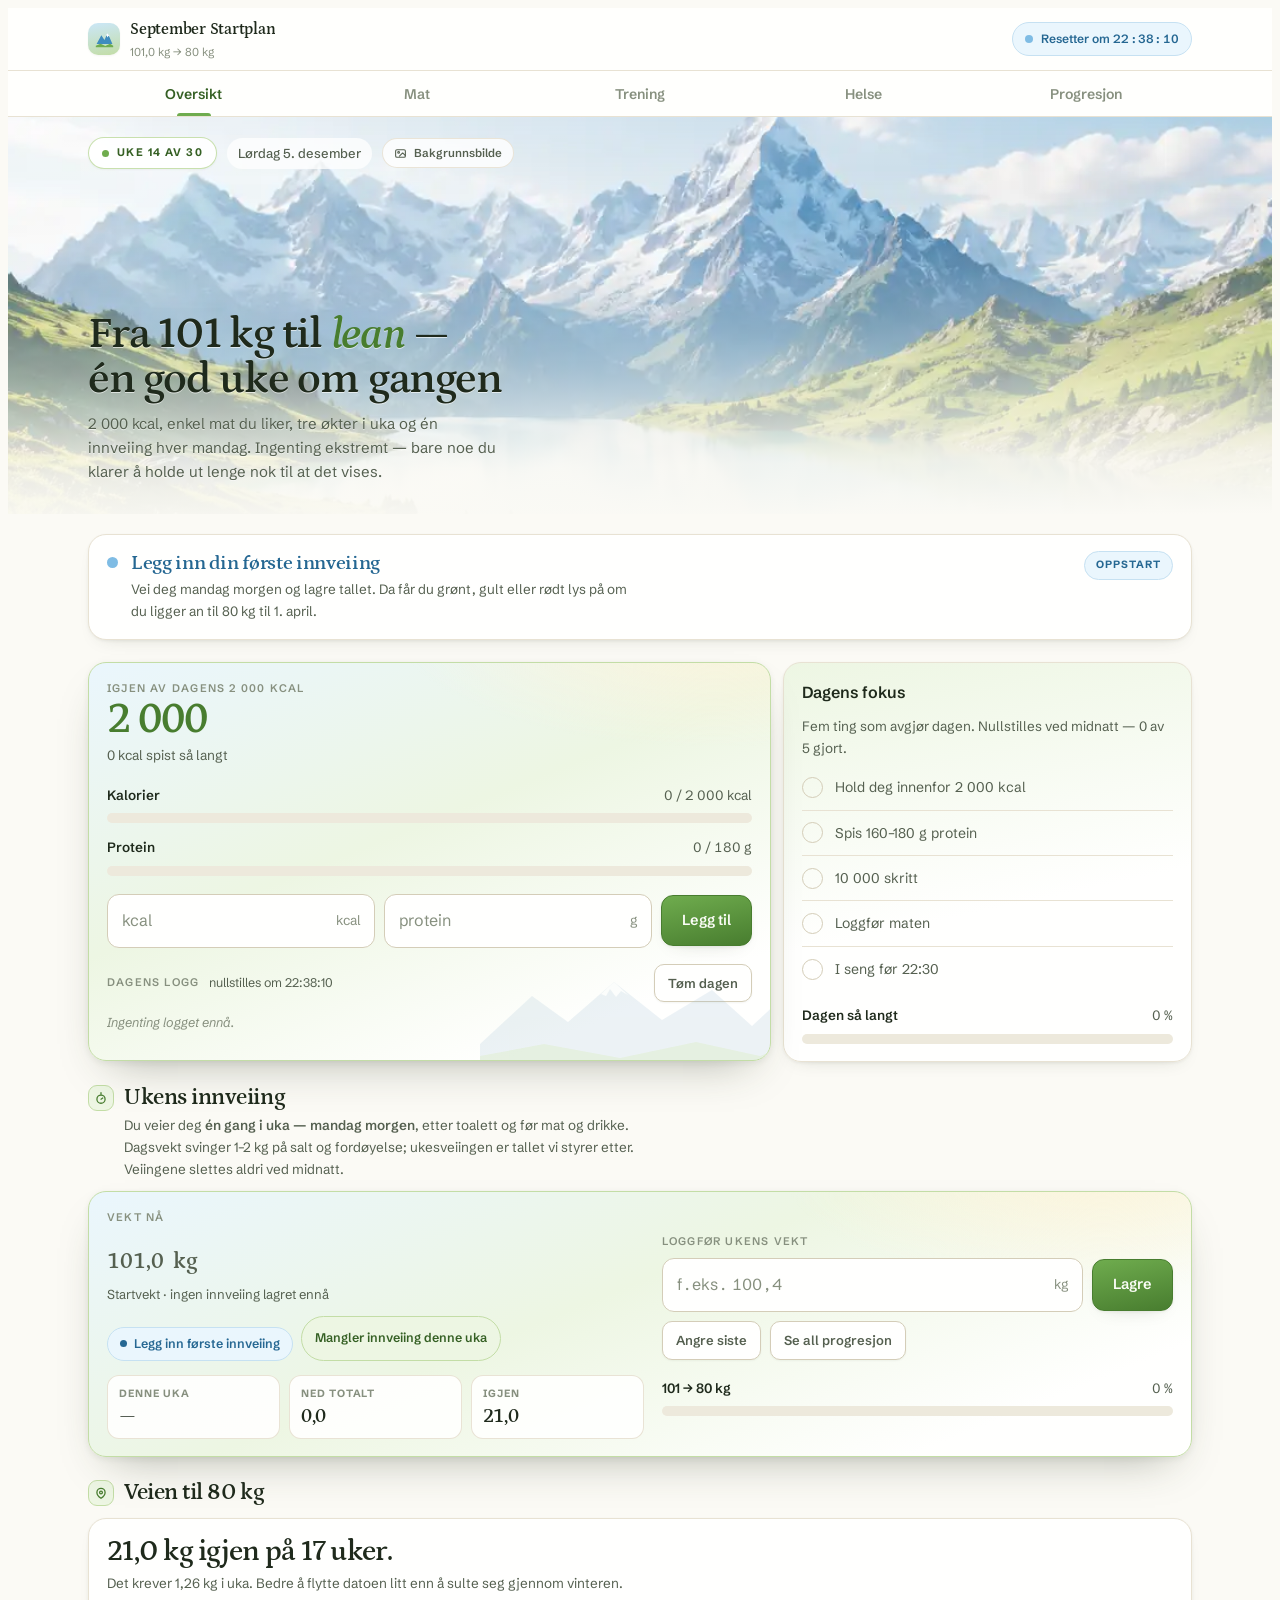
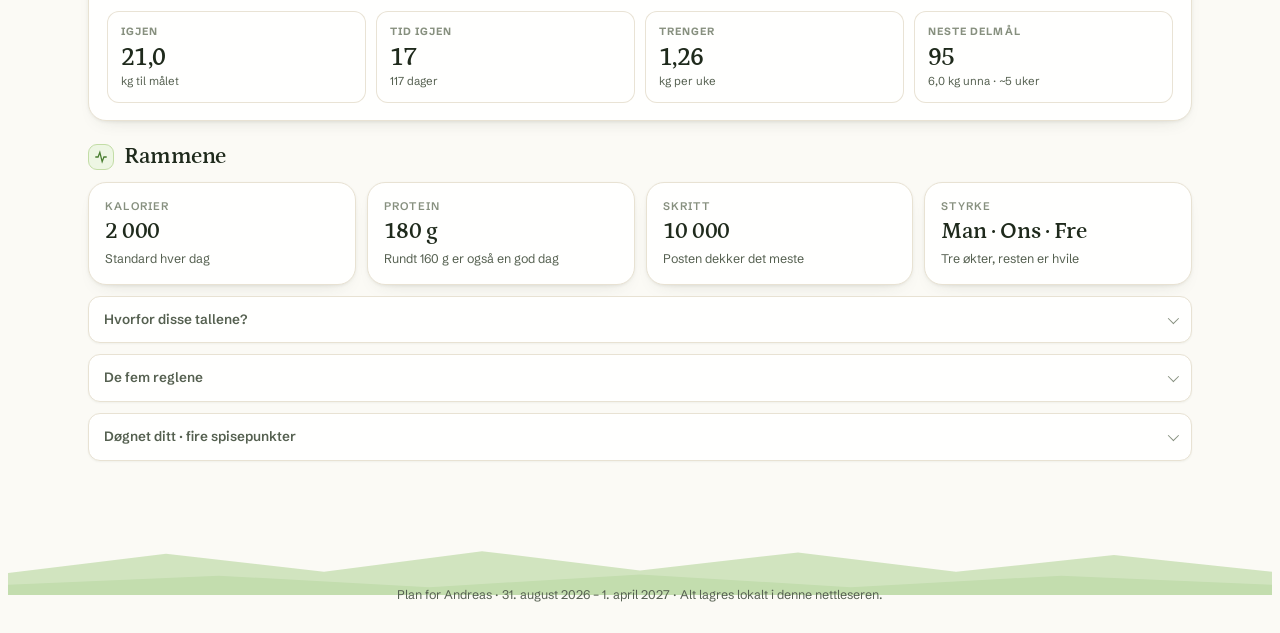
<file: index_5.html>
<!doctype html><html lang="nb"><head><meta charset="utf-8"><meta name="viewport" content="width=device-width,initial-scale=1,viewport-fit=cover"><meta name="robots" content="noindex,nofollow"><meta name="theme-color" content="#FBFAF5"><meta name="description" content="Personlig startplan mot 80 kg."><meta name="apple-mobile-web-app-capable" content="yes"><meta name="apple-mobile-web-app-status-bar-style" content="default"><meta name="apple-mobile-web-app-title" content="Startplan"><title>September Startplan</title><link rel="icon" href="data:image/svg+xml,%3Csvg xmlns='http://www.w3.org/2000/svg' viewBox='0 0 24 24'%3E%3Crect width='24' height='24' rx='6' fill='%23CBE7F8'/%3E%3Cpath fill='%233F8CBE' d='M3 18 L8 9 L11.5 14 L15.5 6 L21 18 Z'/%3E%3Cpath fill='%23fff' d='M13.4 9 L15.5 6 L17.6 9.8 L16.3 9 L15.3 10.6 L14.3 8.4 Z'/%3E%3Cpath fill='%236FAC4E' d='M2 20 L7 18 L12 20.4 L17 18 L22 20 L22 22 L2 22 Z'/%3E%3C/svg%3E"><link rel="apple-touch-icon" href="icon.png"><link rel="preconnect" href="https://fonts.googleapis.com"><link rel="preconnect" href="https://fonts.gstatic.com" crossorigin><link rel="stylesheet" href="https://fonts.googleapis.com/css2?family=Petrona:ital,wght@0,500;0,600;0,700;1,600&family=Schibsted+Grotesk:wght@400;500;600;700&display=swap">
<style>:root{--sky-1:#EAF6FD;--sky-2:#CBE7F8;--sky-3:#7FBCE4;--sky-4:#3F8CBE;--sky-5:#256792;--grass-1:#EDF6E3;--grass-2:#C3DDA6;--grass-3:#6FAC4E;--grass-4:#487D2F;--grass-5:#356024;--sun-1:#FEF4DA;--sun-2:#EFC35F;--sun-3:#BE8718;--clay-1:#FBEBE1;--clay-2:#BF7154;--bg:#FBFAF5;--surface:#FFFFFE;--surface-2:#F7F5ED;--surface-3:#EDE9DC;--line:#E8E2D3;--line-2:#D4CDB8;--ink:#1F2A1C;--ink-2:#556050;--ink-3:#87907F;--sh-1:0 1px 2px rgba(48,58,36,.05);--sh-2:0 1px 3px rgba(48,58,36,.06),0 8px 20px -14px rgba(48,58,36,.28);--sh-3:0 2px 6px rgba(48,58,36,.07),0 20px 44px -22px rgba(48,58,36,.4);--r:18px;--r-sm:12px;--wrap:1140px;--serif:"Petrona",Georgia,serif;--sans:"Schibsted Grotesk",ui-sans-serif,system-ui,-apple-system,"Segoe UI",sans-serif;--navh:0px;color-scheme:light;}*{box-sizing:border-box;min-width:0}[hidden]{display:none!important}body{background:var(--bg);color:var(--ink);font-family:var(--sans);font-size:15px;line-height:1.6;-webkit-font-smoothing:antialiased;overflow-x:hidden;-webkit-text-size-adjust:100%;padding-bottom:var(--navh);}p{margin:0 0 10px}p:last-child{margin-bottom:0}strong{font-weight:600}.wrap{max-width:var(--wrap);margin:0 auto;padding:0 18px}.dim{color:var(--ink-2)}.num{font-variant-numeric:tabular-nums}.label{font-size:11px;letter-spacing:.11em;text-transform:uppercase;color:var(--ink-3);font-weight:600}.appbar{position:sticky;top:0;z-index:60;background:rgba(255,255,254,.88);backdrop-filter:blur(16px) saturate(1.4);border-bottom:1px solid var(--line)}.appbar-in{max-width:var(--wrap);margin:0 auto;padding:9px 18px;display:flex;align-items:center;gap:12px}.brand{display:flex;align-items:center;gap:10px;min-width:0}.brand .mk{width:32px;height:32px;border-radius:10px;flex:0 0 auto;overflow:hidden;background:linear-gradient(170deg,var(--sky-2),var(--grass-2));display:grid;place-items:center;box-shadow:var(--sh-1)}.brand .nm{font-family:var(--serif);font-size:16px;font-weight:600;letter-spacing:-.015em;white-space:nowrap;overflow:hidden;text-overflow:ellipsis}.brand .sm{font-size:11.5px;color:var(--ink-3);white-space:nowrap}.reset-chip{margin-left:auto;display:inline-flex;align-items:center;gap:8px;flex:0 0 auto;font-size:12px;font-weight:600;color:var(--sky-5);background:var(--sky-1);border:1px solid #C6E1F2;padding:6px 12px;border-radius:99px}.reset-chip .cd{font-variant-numeric:tabular-nums;letter-spacing:.02em}.reset-chip .ring{width:8px;height:8px;border-radius:99px;background:var(--sky-3);animation:pulse 2.4s ease-in-out infinite}@keyframes pulse{0%,100%{opacity:1;transform:scale(1)}50%{opacity:.45;transform:scale(.8)}}.tabbar{display:block;border-top:1px solid var(--line);background:rgba(255,255,254,.7)}.tabbar-in{max-width:var(--wrap);margin:0 auto;padding:0 12px;display:grid;grid-template-columns:repeat(5,1fr)}.tabbar button{font:inherit;font-size:14px;font-weight:600;background:none;border:none;cursor:pointer;color:var(--ink-3);padding:12px 6px 11px;position:relative;transition:color .18s ease}.tabbar button:hover{color:var(--ink-2)}.tabbar button[aria-selected="true"]{color:var(--grass-5)}.tabbar button[aria-selected="true"]::after{content:"";position:absolute;left:50%;transform:translateX(-50%);bottom:0;width:34px;height:3px;border-radius:99px 99px 0 0;background:var(--grass-3)}.tabbar button:focus-visible{outline:2px solid var(--grass-3);outline-offset:-3px;border-radius:6px}.botnav{display:none}.hero{position:relative;overflow:hidden;isolation:isolate;background:linear-gradient(178deg,#9FD1EE 0%,#BEE1F5 24%,#DCEDF6 52%,#EFF4E9 78%,var(--bg) 100%)}.hero .photo{position:absolute;inset:0;z-index:-2;background-image:var(--heroimg,url("hero.webp"));background-size:cover;background-position:50% 40%;background-repeat:no-repeat}.hero .scrim{position:absolute;inset:0;z-index:-1;background:linear-gradient(179deg,rgba(255,255,255,.30) 0%,rgba(255,255,255,.06) 24%,rgba(252,251,246,.55) 62%,rgba(251,250,245,.93) 86%,var(--bg) 100%)}.hero-in{position:relative;padding:20px 0 30px;min-height:clamp(280px,31vw,400px);display:flex;flex-direction:column}.crumb{display:flex;align-items:center;gap:10px;flex-wrap:wrap;margin-bottom:auto;padding-bottom:22px}.chip-glass{display:inline-flex;align-items:center;gap:8px;font-size:11px;letter-spacing:.13em;text-transform:uppercase;font-weight:700;color:var(--grass-5);background:rgba(255,255,255,.9);border:1px solid rgba(195,221,166,.9);padding:6px 13px;border-radius:99px;box-shadow:var(--sh-1);backdrop-filter:blur(6px)}.chip-glass .pip{width:7px;height:7px;border-radius:99px;background:var(--grass-3)}.crumb .dt{font-size:13px;color:var(--ink-2);font-weight:500;background:rgba(255,255,255,.75);padding:5px 11px;border-radius:99px}.pick{display:inline-flex;align-items:center;gap:7px;font-size:11.5px;font-weight:600;color:var(--ink-2);background:rgba(255,255,255,.8);border:1px solid rgba(232,226,211,.9);padding:5px 11px;border-radius:99px;cursor:pointer;backdrop-filter:blur(6px);transition:color .15s ease,border-color .15s ease}.pick:hover{color:var(--grass-5);border-color:var(--grass-2)}.pick svg{width:13px;height:13px;stroke:currentColor;fill:none;stroke-width:2;stroke-linecap:round;stroke-linejoin:round}.pick.rm{padding:5px 9px}.hero h1{font-family:var(--serif);font-weight:600;font-size:clamp(28px,4.7vw,44px);letter-spacing:-.028em;line-height:1.04;margin:0 0 9px;text-wrap:balance;max-width:17ch;text-shadow:0 1px 0 rgba(255,255,255,.6)}.hero h1 em{font-style:italic;color:var(--grass-4)}.hero .sub{color:var(--ink-2);font-size:15px;margin:0;max-width:46ch;text-shadow:0 1px 0 rgba(255,255,255,.5)}main{padding:20px 0 44px;min-height:60vh}.panel{display:flex;flex-direction:column;gap:22px}.panel[hidden]{display:none}.panel.enter{animation:slidein .28s cubic-bezier(.22,.9,.3,1)}@keyframes slidein{from{opacity:0;transform:translateY(9px)}to{opacity:1;transform:none}}.sec{display:flex;flex-direction:column;gap:11px}.sec>h2{font-family:var(--serif);font-size:23px;font-weight:600;letter-spacing:-.02em;margin:0;line-height:1.2;display:flex;align-items:center;gap:10px}.sec>h2 .gl{width:26px;height:26px;border-radius:9px;display:grid;place-items:center;flex:0 0 auto;background:var(--grass-1);border:1px solid var(--grass-2)}.sec>h2+.cap{margin-top:-7px;padding-left:36px}.cap{color:var(--ink-2);font-size:13.5px;max-width:74ch;margin:0}h3{font-size:16px;font-weight:600;margin:0;letter-spacing:-.01em}.card{background:var(--surface);border:1px solid var(--line);border-radius:var(--r);padding:17px 18px;box-shadow:var(--sh-2)}.card>h3{margin-bottom:11px}.card.tint{background:linear-gradient(168deg,var(--grass-1) 0%,var(--surface) 60%)}.card.tint-sky{background:linear-gradient(168deg,var(--sky-1) 0%,var(--surface) 60%)}.card.hi{background:radial-gradient(520px 200px at 92% -10%,rgba(254,244,218,.9),transparent 62%),linear-gradient(158deg,var(--sky-1) 0%,var(--grass-1) 44%,var(--surface) 84%);border-color:var(--grass-2);box-shadow:var(--sh-3);position:relative;overflow:hidden}.g2{display:grid;grid-template-columns:repeat(2,1fr);gap:11px}.g3{display:grid;grid-template-columns:repeat(3,1fr);gap:11px}.g4{display:grid;grid-template-columns:repeat(4,1fr);gap:11px}.split{display:grid;grid-template-columns:1.25fr .75fr;gap:12px;align-items:start}.tile{background:var(--surface);border:1px solid var(--line);border-radius:var(--r);padding:15px 16px;box-shadow:var(--sh-2)}.tile .tn{font-size:16px;font-weight:600;letter-spacing:-.01em}.tile .tv{font-family:var(--serif);font-size:23px;font-weight:600;letter-spacing:-.02em;font-variant-numeric:tabular-nums;margin-top:3px;line-height:1.15}.tile .td{font-size:12.5px;color:var(--ink-2);margin-top:4px}.tile .badge{display:inline-block;font-size:11px;font-weight:600;background:var(--grass-1);color:var(--grass-5);border:1px solid var(--grass-2);padding:2px 9px;border-radius:99px;margin-top:9px}.tile .badge.sun{background:var(--sun-1);color:var(--sun-3);border-color:#EEDCAC}.tile .badge.sky{background:var(--sky-1);color:var(--sky-5);border-color:#C6E1F2}details.acc{background:var(--surface);border:1px solid var(--line);border-radius:var(--r-sm);overflow:hidden;box-shadow:var(--sh-1);transition:border-color .18s ease}details.acc:hover{border-color:var(--line-2)}details.acc>summary{list-style:none;cursor:pointer;padding:12px 15px;font-size:13.5px;font-weight:600;color:var(--ink-2);display:flex;align-items:center;gap:8px}details.acc>summary::-webkit-details-marker{display:none}details.acc>summary::after{content:"";margin-left:auto;width:7px;height:7px;border-right:1.8px solid var(--ink-3);border-bottom:1.8px solid var(--ink-3);transform:rotate(45deg) translateY(-2px);transition:transform .22s ease}details.acc[open]>summary::after{transform:rotate(-135deg) translateY(-2px)}details.acc>summary:hover{color:var(--grass-5)}details.acc>summary:focus-visible{outline:2px solid var(--grass-3);outline-offset:-2px}.accb{padding:13px 15px 15px;font-size:13.5px;color:var(--ink-2);border-top:1px solid var(--line);background:var(--surface-2)}.accb ul,.accb ol{margin:0 0 9px;padding-left:1.1em}.accb li{margin-bottom:6px}.accb li::marker{color:var(--grass-3)}.accb>*:last-child{margin-bottom:0}.rows{display:flex;flex-direction:column}.row{display:flex;align-items:center;gap:12px;padding:10px 0;border-bottom:1px solid var(--line);font-size:14.5px}.row:last-child{border-bottom:none}.row .idx{flex:0 0 24px;height:24px;border-radius:8px;background:linear-gradient(160deg,var(--grass-1),var(--grass-2));color:var(--grass-5);font-size:12px;font-weight:700;display:grid;place-items:center}.row .rt{flex:1}.row .rv{color:var(--ink-2);font-size:13px;text-align:right;font-variant-numeric:tabular-nums}.field{position:relative;flex:1 1 120px}.field input{font:inherit;font-size:16px;font-variant-numeric:tabular-nums;background:var(--surface);color:var(--ink);border:1.5px solid var(--line-2);border-radius:12px;padding:13px 44px 13px 14px;width:100%;transition:border-color .16s ease,box-shadow .16s ease}.field input:hover{border-color:var(--ink-3)}.field input:focus{outline:none;border-color:var(--grass-3);box-shadow:0 0 0 3px rgba(111,172,78,.2)}.field .unit{position:absolute;right:14px;top:50%;transform:translateY(-50%);font-size:13.5px;color:var(--ink-3);pointer-events:none}input::placeholder{color:var(--ink-3)}input[type=number]::-webkit-outer-spin-button,input[type=number]::-webkit-inner-spin-button{-webkit-appearance:none;margin:0}input[type=number]{-moz-appearance:textfield}.btn{font:inherit;font-size:14.5px;font-weight:600;background:linear-gradient(168deg,var(--grass-3),var(--grass-4));color:#FBFDF7;border:1px solid var(--grass-4);border-radius:12px;padding:13px 20px;cursor:pointer;white-space:nowrap;box-shadow:var(--sh-2);transition:transform .14s ease,box-shadow .14s ease,filter .14s ease;-webkit-tap-highlight-color:transparent}.btn:hover{filter:brightness(1.07);box-shadow:var(--sh-3);transform:translateY(-1px)}.btn:active{transform:translateY(0) scale(.985);box-shadow:var(--sh-1)}.btn.ghost{background:var(--surface);color:var(--ink-2);border-color:var(--line-2);box-shadow:var(--sh-1)}.btn.ghost:hover{color:var(--grass-5);border-color:var(--grass-3);filter:none}.btn.mini{padding:8px 13px;font-size:13px;border-radius:10px}.btn:focus-visible{outline:2px solid var(--grass-3);outline-offset:2px}.frm{display:flex;gap:9px;align-items:center;flex-wrap:wrap}.toast{display:inline-flex;align-items:center;gap:7px;font-size:13px;font-weight:600;color:var(--grass-5);background:var(--grass-1);border:1px solid var(--grass-2);padding:6px 13px;border-radius:99px;opacity:0;transform:translateY(-3px);transition:opacity .25s ease,transform .25s ease;pointer-events:none}.toast.on{opacity:1;transform:none}.bar{height:10px;border-radius:99px;background:var(--surface-3);overflow:hidden}.bar>i{display:block;height:100%;border-radius:99px;background:linear-gradient(90deg,var(--grass-2),var(--grass-3));transition:width .5s cubic-bezier(.3,0,.2,1)}.bar.sun>i{background:linear-gradient(90deg,#F6E2AC,var(--sun-2))}.bar.sky>i{background:linear-gradient(90deg,var(--sky-2),var(--sky-3))}.bhd{display:flex;justify-content:space-between;align-items:baseline;gap:10px;margin-bottom:7px;font-size:13.5px}.bhd .bl{font-weight:600;display:flex;align-items:center;gap:9px}.bhd .br{color:var(--ink-2);font-variant-numeric:tabular-nums}.metric{padding:12px 0;border-bottom:1px solid var(--line)}.metric:last-child{border-bottom:none;padding-bottom:0}.mico{width:27px;height:27px;border-radius:9px;display:grid;place-items:center;flex:0 0 auto}.qw{display:grid;grid-template-columns:1.05fr 1fr;gap:18px;align-items:center;position:relative}.qw .now{font-family:var(--serif);font-size:clamp(38px,7vw,52px);font-weight:600;letter-spacing:-.035em;line-height:1;font-variant-numeric:tabular-nums}.qw .now span{font-size:.44em;color:var(--ink-2);letter-spacing:0}.qw .meta{font-size:13px;color:var(--ink-2);margin-top:5px}.trend{display:inline-flex;align-items:center;gap:7px;font-size:12.5px;font-weight:600;padding:6px 12px;border-radius:99px;margin-top:11px;background:var(--grass-1);color:var(--grass-5);border:1px solid var(--grass-2)}.trend.warn{background:var(--sun-1);color:var(--sun-3);border-color:#EEDCAC}.trend.hot{background:var(--clay-1);color:var(--clay-2);border-color:#EFD5C9}.trend.sky{background:var(--sky-1);color:var(--sky-5);border-color:#C6E1F2}.trend .dot{width:7px;height:7px;border-radius:99px;background:currentColor}.mini3{display:grid;grid-template-columns:repeat(3,1fr);gap:9px;margin-top:14px}.mini{background:rgba(255,255,254,.9);border:1px solid rgba(232,226,211,.95);border-radius:var(--r-sm);padding:10px 11px}.mini .k{font-size:10.5px;letter-spacing:.09em;text-transform:uppercase;color:var(--ink-3);font-weight:700}.mini .v{font-family:var(--serif);font-size:20px;font-weight:600;letter-spacing:-.02em;font-variant-numeric:tabular-nums;line-height:1.2;margin-top:2px}.status{display:flex;align-items:flex-start;gap:13px;border-radius:var(--r);padding:16px 18px;border:1px solid var(--line);background:var(--surface);box-shadow:var(--sh-2)}.status .sdot{width:11px;height:11px;border-radius:99px;flex:0 0 auto;margin-top:6px;background:var(--sky-3);box-shadow:0 0 0 4px rgba(255,255,255,.7)}.status .stt{font-family:var(--serif);font-size:19.5px;font-weight:600;letter-spacing:-.018em;line-height:1.24;color:var(--sky-5)}.status .sbd{font-size:13.5px;margin-top:4px;color:var(--ink-2);max-width:64ch}.status .stag{margin-left:auto;flex:0 0 auto;font-size:10.5px;font-weight:700;letter-spacing:.1em;text-transform:uppercase;padding:5px 11px;border-radius:99px;border:1px solid #C6E1F2;background:var(--sky-1);color:var(--sky-5);white-space:nowrap}.status.green{background:linear-gradient(158deg,var(--grass-1),var(--surface) 68%);border-color:var(--grass-2)}.status.green .sdot{background:var(--grass-3)}.status.green .stt{color:var(--grass-5)}.status.green .stag{background:var(--grass-1);border-color:var(--grass-2);color:var(--grass-5)}.status.yellow{background:linear-gradient(158deg,var(--sun-1),var(--surface) 68%);border-color:#EEDCAC}.status.yellow .sdot{background:var(--sun-2)}.status.yellow .stt{color:var(--sun-3)}.status.yellow .stag{background:var(--sun-1);border-color:#EEDCAC;color:var(--sun-3)}.status.red{background:linear-gradient(158deg,var(--clay-1),var(--surface) 68%);border-color:#EFD5C9}.status.red .sdot{background:var(--clay-2)}.status.red .stt{color:var(--clay-2)}.status.red .stag{background:var(--clay-1);border-color:#EFD5C9;color:var(--clay-2)}.nextw{display:inline-flex;align-items:center;gap:8px;font-size:12.5px;font-weight:600;color:var(--sky-5);background:var(--sky-1);border:1px solid #C6E1F2;padding:6px 13px;border-radius:99px}.nextw.due{color:var(--grass-5);background:var(--grass-1);border-color:var(--grass-2)}.mgrid{display:grid;grid-template-columns:repeat(4,1fr);gap:10px;position:relative}.mcell{background:rgba(255,255,254,.9);border:1px solid rgba(232,226,211,.95);border-radius:var(--r-sm);padding:12px 13px}.mcell .mk{font-size:10.5px;letter-spacing:.1em;text-transform:uppercase;color:var(--ink-3);font-weight:700}.mcell .mv{font-family:var(--serif);font-size:25px;font-weight:600;letter-spacing:-.025em;font-variant-numeric:tabular-nums;line-height:1.12;margin-top:3px}.mcell .mn{font-size:11.5px;color:var(--ink-2)}.ridge{position:absolute;right:-10px;bottom:-6px;width:300px;opacity:.34;pointer-events:none}.big{font-family:var(--serif);font-size:44px;font-weight:600;letter-spacing:-.03em;line-height:1;font-variant-numeric:tabular-nums;color:var(--grass-4)}.big.over{color:var(--clay-2)}.log{display:flex;flex-direction:column;max-height:180px;overflow-y:auto;-webkit-overflow-scrolling:touch}.log .e{display:flex;align-items:center;gap:10px;padding:9px 0;border-bottom:1px dotted var(--line-2);font-size:13.5px}.log .e:last-child{border-bottom:none}.log .e .ec{flex:1;font-variant-numeric:tabular-nums}.log .e button{font:inherit;font-size:17px;line-height:1;background:none;border:none;color:var(--ink-3);cursor:pointer;padding:4px 9px;border-radius:8px;transition:all .15s ease}.log .e button:hover{color:var(--clay-2);background:var(--clay-1)}.log .e button:focus-visible{outline:2px solid var(--grass-3);outline-offset:1px}.empty{color:var(--ink-3);font-size:13px;font-style:italic;padding:10px 0}.focus{display:flex;flex-direction:column}.focus label{display:flex;align-items:center;gap:12px;padding:11px 0;cursor:pointer;font-size:14px;color:var(--ink-2);border-bottom:1px solid var(--line);transition:color .15s ease}.focus label:last-child{border-bottom:none}.focus label:hover{color:var(--ink)}.focus input{appearance:none;-webkit-appearance:none;width:21px;height:21px;flex:0 0 auto;border:1.8px solid var(--line-2);border-radius:99px;cursor:pointer;position:relative;transition:all .18s ease;margin:0}.focus input:hover{border-color:var(--grass-3)}.focus input:checked{background:var(--grass-3);border-color:var(--grass-4)}.focus input:checked::after{content:"";position:absolute;left:6.5px;top:3px;width:5px;height:10px;border:solid #fff;border-width:0 2px 2px 0;transform:rotate(45deg)}.focus input:checked+span{color:var(--ink-3);text-decoration:line-through}.focus input:focus-visible{outline:2px solid var(--grass-3);outline-offset:2px}.filters{display:flex;flex-wrap:wrap;gap:7px}.filters button{font:inherit;font-size:13px;font-weight:600;background:var(--surface);color:var(--ink-2);border:1px solid var(--line);border-radius:99px;padding:8px 15px;cursor:pointer;box-shadow:var(--sh-1);transition:all .16s ease}.filters button:hover{border-color:var(--grass-3);color:var(--ink)}.filters button[aria-pressed="true"]{background:linear-gradient(165deg,var(--grass-1),var(--grass-2));border-color:var(--grass-3);color:var(--grass-5)}.filters button:focus-visible{outline:2px solid var(--grass-3);outline-offset:2px}.meals{display:grid;grid-template-columns:repeat(3,1fr);gap:11px}.meal{background:var(--surface);border:1px solid var(--line);border-radius:var(--r);overflow:hidden;box-shadow:var(--sh-2);transition:border-color .18s ease,box-shadow .18s ease,transform .18s ease}.meal:hover{border-color:var(--grass-2);box-shadow:var(--sh-3);transform:translateY(-2px)}.meal.top{border-color:var(--grass-2)}.meal>summary{list-style:none;cursor:pointer;padding:16px 17px;display:flex;flex-direction:column;gap:9px}.meal>summary::-webkit-details-marker{display:none}.mh{display:flex;align-items:flex-start;gap:9px}.mname{font-family:var(--serif);font-size:18px;font-weight:600;letter-spacing:-.015em;line-height:1.2;flex:1}.rank{flex:0 0 auto;font-size:10.5px;font-weight:700;background:linear-gradient(160deg,var(--grass-2),var(--grass-3));color:#FBFDF7;padding:3px 9px;border-radius:99px;margin-top:3px}.mst{display:flex;align-items:center;gap:8px;flex-wrap:wrap;font-size:13.5px;color:var(--ink-2);font-variant-numeric:tabular-nums}.mst .kc{color:var(--ink);font-weight:600}.mst .pr{color:var(--grass-4);font-weight:600}.mst .sp{color:var(--line-2)}.mtags{display:flex;gap:6px;flex-wrap:wrap}.chip{font-size:11px;font-weight:600;padding:3px 9px;border-radius:99px;background:var(--surface-2);color:var(--ink-2);border:1px solid var(--line)}.chip.frost{background:var(--sky-1);color:var(--sky-5);border-color:#C6E1F2}.chip.warm{background:var(--clay-1);color:var(--clay-2);border-color:#EFD5C9}.chip.leaf{background:var(--grass-1);color:var(--grass-5);border-color:var(--grass-2)}.oh{font-size:12.5px;color:var(--ink-3);font-weight:600;display:flex;align-items:center;gap:6px}.oh::after{content:"";width:6px;height:6px;border-right:1.7px solid currentColor;border-bottom:1.7px solid currentColor;transform:rotate(45deg) translateY(-2px);transition:transform .22s ease}.meal[open] .oh::after{transform:rotate(-135deg) translateY(-1px)}.meal[open] .oh{color:var(--grass-5)}.meal>summary:focus-visible{outline:2px solid var(--grass-3);outline-offset:-3px}.ing{border-top:1px solid var(--line);padding:13px 17px 15px;background:var(--surface-2)}.ing .i{display:flex;justify-content:space-between;gap:10px;font-size:13px;padding:5px 0;border-bottom:1px dotted var(--line-2)}.ing .i:last-child{border-bottom:none}.ing .i span:first-child{color:var(--ink-2)}.ing .i span:last-child{color:var(--ink-3);font-variant-numeric:tabular-nums;white-space:nowrap}.timeline{display:grid;grid-template-columns:repeat(4,1fr);gap:11px}.step{background:var(--surface);border:1px solid var(--line);border-top:3px solid var(--grass-2);border-radius:var(--r);padding:15px 16px;box-shadow:var(--sh-2)}.step .sn{font-size:11px;font-weight:700;color:var(--grass-5);letter-spacing:.1em;text-transform:uppercase}.step h4{font-family:var(--serif);font-size:18px;font-weight:600;margin:4px 0 5px;letter-spacing:-.015em}.step p{font-size:13px;color:var(--ink-2);margin:0}.workouts{display:grid;grid-template-columns:repeat(3,1fr);gap:11px}.wo{background:var(--surface);border:1px solid var(--line);border-radius:var(--r);overflow:hidden;box-shadow:var(--sh-2);transition:border-color .18s ease,box-shadow .18s ease,transform .18s ease}.wo:hover{border-color:var(--grass-2);box-shadow:var(--sh-3);transform:translateY(-2px)}.wo>summary{list-style:none;cursor:pointer;padding:16px 17px}.wo>summary::-webkit-details-marker{display:none}.wday{display:inline-block;font-size:10.5px;letter-spacing:.1em;text-transform:uppercase;color:var(--sky-5);font-weight:700;background:var(--sky-1);border:1px solid #C6E1F2;padding:3px 11px;border-radius:99px}.wname{font-family:var(--serif);font-size:19px;font-weight:600;letter-spacing:-.015em;margin:9px 0 5px;color:var(--grass-4)}.wmeta{font-size:13px;color:var(--ink-2);font-variant-numeric:tabular-nums}.wo>summary:focus-visible{outline:2px solid var(--grass-3);outline-offset:-3px}.ex{border-top:1px solid var(--line);padding:10px 17px 14px;background:var(--surface-2)}.ex div{display:flex;justify-content:space-between;gap:10px;font-size:13px;padding:7px 0;border-bottom:1px dotted var(--line-2)}.ex div:last-child{border-bottom:none}.ex div span:first-child{color:var(--ink-2)}.ex div span:last-child{color:var(--ink);font-variant-numeric:tabular-nums;white-space:nowrap;font-weight:600}.shop{display:grid;grid-template-columns:repeat(2,1fr);gap:11px}.sg{background:var(--surface);border:1px solid var(--line);border-radius:var(--r);padding:15px 17px;box-shadow:var(--sh-2)}.sg h4{margin:0 0 9px;font-size:11px;letter-spacing:.11em;text-transform:uppercase;color:var(--grass-5);font-weight:700}.sg ul{list-style:none;padding:0;margin:0}.sg label{display:flex;align-items:center;gap:12px;padding:7px 0;cursor:pointer;color:var(--ink-2);font-size:14px;transition:color .15s ease}.sg label:hover{color:var(--ink)}.sg input[type=checkbox]{accent-color:var(--grass-3);flex:0 0 auto;width:19px;height:19px;margin:0;cursor:pointer}.sg input:checked+span{text-decoration:line-through;color:var(--ink-3)}.sg label:focus-within{outline:2px solid var(--grass-3);outline-offset:2px;border-radius:6px}.chartwrap{margin-top:18px}.chart{width:100%;height:210px;display:block}.chart .gl{stroke:var(--line);stroke-width:1}.chart .plan{stroke:var(--sky-3);stroke-width:1.8;stroke-dasharray:5 4;fill:none}.chart .goal{stroke:var(--clay-2);stroke-width:1.8;stroke-dasharray:6 4;opacity:.85}.chart .raw{fill:none;stroke:var(--grass-2);stroke-width:1.8;stroke-linejoin:round}.chart .avg{fill:none;stroke:var(--grass-4);stroke-width:3;stroke-linecap:round;stroke-linejoin:round}.chart .area{fill:url(#gArea)}.chart .dot{fill:var(--grass-3)}.chart .last{fill:#fff;stroke:var(--grass-4);stroke-width:3}.chart text{font-family:var(--sans);font-size:11px;fill:var(--ink-3)}.legend{display:flex;gap:14px;flex-wrap:wrap;margin-top:11px;font-size:12.5px;color:var(--ink-2)}.legend span{display:inline-flex;align-items:center;gap:6px}.legend i{width:15px;height:3px;border-radius:99px;display:inline-block}.tmpl{display:flex;flex-direction:column}.tmpl div{display:flex;justify-content:space-between;align-items:center;gap:12px;padding:11px 0;border-bottom:1px dashed var(--line-2);font-size:14.5px}.tmpl div:last-child{border-bottom:none}.tmpl div span:last-child{color:var(--ink-3);letter-spacing:.05em;font-variant-numeric:tabular-nums}.tmpl div span.fill{color:var(--grass-5);font-weight:600;letter-spacing:0}.verd{display:grid;grid-template-columns:repeat(3,1fr);gap:10px}.vd{border-radius:var(--r-sm);padding:13px 14px;border:1px solid var(--line);background:var(--surface);box-shadow:var(--sh-1)}.vd .vn{font-size:12px;font-weight:700;letter-spacing:.07em}.vd .vt{font-size:12.5px;color:var(--ink-2);margin-top:3px}.vd.keep{border-color:var(--grass-2);background:linear-gradient(160deg,var(--grass-1),var(--surface) 70%)}.vd.keep .vn{color:var(--grass-5)}.vd.adj{border-color:#EEDCAC;background:linear-gradient(160deg,var(--sun-1),var(--surface) 70%)}.vd.adj .vn{color:var(--sun-3)}.vd.inv{border-color:#EFD5C9;background:linear-gradient(160deg,var(--clay-1),var(--surface) 70%)}.vd.inv .vn{color:var(--clay-2)}.toplist{display:flex;flex-direction:column;gap:9px}.ti{display:grid;grid-template-columns:34px 1fr auto;gap:13px;align-items:start;background:var(--surface);border:1px solid var(--line);border-radius:var(--r-sm);padding:14px 15px;box-shadow:var(--sh-1);transition:border-color .18s ease,box-shadow .18s ease}.ti:hover{border-color:var(--grass-2);box-shadow:var(--sh-2)}.ti .tn2{width:30px;height:30px;border-radius:9px;display:grid;place-items:center;background:linear-gradient(160deg,var(--grass-1),var(--grass-2));color:var(--grass-5);font-weight:700;font-size:14px;font-family:var(--serif)}.ti .tt{font-size:15.5px;font-weight:600;letter-spacing:-.01em}.ti .tw{font-size:13px;color:var(--ink-2);margin-top:2px}.ti .tm{font-size:12.5px;color:var(--ink-3);font-variant-numeric:tabular-nums;white-space:nowrap;text-align:right;padding-top:3px;line-height:1.7}.tier{display:inline-block;font-size:10.5px;font-weight:700;padding:3px 10px;border-radius:99px;border:1px solid var(--line)}.tier.doc{background:var(--sky-1);color:var(--sky-5);border-color:#C6E1F2}.tier.use{background:var(--grass-1);color:var(--grass-5);border-color:var(--grass-2)}.tier.opt{background:var(--surface-2);color:var(--ink-3)}footer{position:relative;margin-top:32px;padding:48px 0 20px;color:var(--ink-2);font-size:12.5px;text-align:center}@media (max-width:960px){.g4,.timeline,.mgrid{grid-template-columns:repeat(2,1fr)}.meals,.g3,.workouts{grid-template-columns:repeat(2,1fr)}.split{grid-template-columns:1fr}.qw{grid-template-columns:1fr;gap:14px}}@media (max-width:680px){:root{--navh:72px}.wrap{padding:0 14px}.tabbar{display:none}.botnav{display:grid;grid-template-columns:repeat(5,1fr);position:fixed;left:0;right:0;bottom:0;z-index:70;background:rgba(255,255,254,.95);backdrop-filter:blur(16px);border-top:1px solid var(--line);padding:6px 4px calc(6px + env(safe-area-inset-bottom,0px));box-shadow:0 -6px 20px -14px rgba(48,58,36,.4)}.botnav button{font:inherit;font-size:10.5px;font-weight:600;background:none;border:none;cursor:pointer;color:var(--ink-3);padding:7px 2px;border-radius:12px;display:flex;flex-direction:column;align-items:center;gap:3px;-webkit-tap-highlight-color:transparent;transition:color .15s ease,background .15s ease}.botnav button svg{width:21px;height:21px;stroke:currentColor}.botnav button[aria-selected="true"]{color:var(--grass-5);background:var(--grass-1)}.appbar-in{padding:8px 14px}.brand .sm{display:none}.reset-chip{font-size:11.5px;padding:5px 10px}.hero .photo{background-position:56% 38%}.hero .scrim{background:linear-gradient(179deg,rgba(255,255,255,.24) 0%,rgba(255,255,255,.04) 18%,rgba(252,251,246,.66) 46%,rgba(251,250,245,.95) 78%,var(--bg) 100%)}.hero-in{padding:16px 0 22px;min-height:250px}.crumb{padding-bottom:16px}.hero h1{font-size:27px;max-width:100%}.hero .sub{font-size:14px}main{padding:16px 0 36px}.panel{gap:18px}.status{flex-wrap:wrap;padding:15px 16px;gap:11px}.status .stag{margin-left:0;order:3;width:auto}.status .stt{font-size:18px}.mini3{gap:8px}.mini{padding:9px 10px}.mini .v{font-size:18px}.qw .now{font-size:44px}.meals,.g2,.g3,.g4,.shop,.workouts,.timeline,.verd,.mgrid,.split{grid-template-columns:1fr}.sec>h2{font-size:20px}.sec>h2+.cap{padding-left:0}.card{padding:15px;border-radius:15px}.ridge{display:none}.chart{height:180px}.ti{grid-template-columns:30px 1fr}.ti .tm{grid-column:2;text-align:left;padding-top:7px}.big{font-size:40px}footer{padding-top:40px}}@media (prefers-reduced-motion:reduce){*{transition:none!important;animation:none!important}}</style></head><body><header class="appbar"><div class="appbar-in"><div class="brand"><span class="mk"><svg width="19" height="19" viewBox="0 0 24 24" aria-hidden="true"><path fill="#3F8CBE" d="M2 19 L8 8 L12 14 L16 5 L22 19 Z"/><path fill="#fff" d="M13.4 8.6 L16 5 L18.6 9.6 L17 8.6 L15.8 10.6 L14.6 7.8 Z"/><path fill="#6FAC4E" d="M1 21 L7 18.6 L13 21.6 L19 18.6 L23 21 L23 23 L1 23 Z"/></svg></span><div><div class="nm">September Startplan</div><div class="sm" id="brandSub">101 kg → 80 kg</div></div></div><span class="reset-chip" title="Kalorier, protein og dagens fokus nullstilles ved midnatt. Vekt og progresjon berøres ikke."><span class="ring"></span><span>Resetter om <span class="cd" id="cdown">–:–:–</span></span></span></div><nav class="tabbar" aria-label="Seksjoner"><div class="tabbar-in" role="tablist"><button role="tab" data-tab="oversikt" aria-selected="true">Oversikt</button><button role="tab" data-tab="mat" aria-selected="false">Mat</button><button role="tab" data-tab="trening" aria-selected="false">Trening</button><button role="tab" data-tab="helse" aria-selected="false">Helse</button><button role="tab" data-tab="progresjon" aria-selected="false">Progresjon</button></div></nav></header><section class="hero"><div class="photo"></div><div class="scrim"></div><div class="wrap"><div class="hero-in"><div class="crumb"><span class="chip-glass"><span class="pip"></span><span id="heroPhase">Uke 1</span></span><span class="dt" id="heroToday">—</span><label class="pick" title="Bruk ditt eget bilde som bakgrunn"><svg viewBox="0 0 24 24"><rect x="3" y="5" width="18" height="14" rx="2.5"/><circle cx="8.5" cy="10" r="1.6"/><path d="M21 16l-5-5-6 6"/></svg><span id="pickTxt">Bakgrunnsbilde</span><input type="file" accept="image/*" id="heroPick" hidden></label><button class="pick rm" id="heroRm" hidden data-act="hero-reset" title="Fjern eget bakgrunnsbilde">×</button></div><h1>Fra 101 kg til <em>lean</em> — én god uke om gangen</h1><p class="sub">2 000 kcal, enkel mat du liker, tre økter i uka og én innveiing hver mandag. Ingenting ekstremt — bare noe du klarer å holde ut lenge nok til at det vises.</p></div></div></section><div class="wrap"><main><div class="panel" id="p-oversikt" role="tabpanel"><div class="status idle" id="statBox"><span class="sdot"></span><div style="flex:1;min-width:0"><div class="stt" id="statTitle">Legg inn din første innveiing</div><div class="sbd" id="statBody">Du veier deg hver mandag morgen. Så snart den første veiingen ligger inne, regner appen ut om du ligger foran, på eller bak skjema.</div></div><span class="stag" id="statTag">Oppstart</span></div><div class="split"><div class="card hi"><svg class="ridge" viewBox="0 0 300 110" aria-hidden="true" focusable="false"><path fill="#93B7D0" opacity=".5" d="M0 88 L52 40 L88 66 L134 26 L182 64 L232 34 L272 70 L300 44 L300 110 L0 110 Z"/><path fill="#fff" opacity=".85" d="M121 38 L134 26 L148 39 L141 35 L136 41 L130 33 L126 40 Z"/><path fill="#A9CF8B" opacity=".65" d="M0 100 L64 88 L140 102 L216 86 L280 100 L300 92 L300 110 L0 110 Z"/></svg><div class="label">Igjen av dagens 2 000 kcal</div><div class="big" id="kcalLeft">2 000</div><div class="dim" style="font-size:13.5px;margin-top:4px" id="kcalSum">0 kcal spist så langt</div><div style="margin-top:18px"><div class="bhd"><span class="bl">Kalorier</span><span class="br" id="kcalTxt">0 / 2 000 kcal</span></div><div class="bar sun"><i id="kcalBar" style="width:0%"></i></div></div><div style="margin-top:14px"><div class="bhd"><span class="bl">Protein</span><span class="br" id="proTxt">0 / 180 g</span></div><div class="bar"><i id="proBar" style="width:0%"></i></div></div><div class="frm" style="margin-top:18px"><div class="field"><input type="number" id="inKcal" inputmode="numeric" placeholder="kcal" min="0" step="1" aria-label="Kalorier"><span class="unit">kcal</span></div><div class="field"><input type="number" id="inPro" inputmode="numeric" placeholder="protein" min="0" step="1" aria-label="Protein i gram"><span class="unit">g</span></div><button class="btn" data-act="add-entry">Legg til</button></div><div style="margin-top:16px;display:flex;align-items:center;gap:10px;flex-wrap:wrap"><span class="label">Dagens logg</span><span class="dim" style="font-size:12.5px" id="dayReset">nullstilles ved midnatt</span><button class="btn ghost mini" style="margin-left:auto" data-act="clear-day">Tøm dagen</button></div><div class="log" id="kcalLog"><div class="empty">Ingenting logget ennå.</div></div></div><div class="card tint"><h3>Dagens fokus</h3><p class="cap" style="margin-bottom:6px">Fem ting som avgjør dagen. Nullstilles ved midnatt — <span id="focusCount">0 av 5</span>.</p><div class="focus" id="focusList"><label><input type="checkbox" data-focus="kcal"><span>Hold deg innenfor 2 000 kcal</span></label><label><input type="checkbox" data-focus="protein"><span>Spis 160–180 g protein</span></label><label><input type="checkbox" data-focus="steps"><span>10 000 skritt</span></label><label><input type="checkbox" data-focus="log"><span>Loggfør maten</span></label><label><input type="checkbox" data-focus="sleep"><span>I seng før 22:30</span></label></div><div style="margin-top:14px"><div class="bhd"><span class="bl">Dagen så langt</span><span class="br" id="focusPct">0 %</span></div><div class="bar"><i id="focusBar" style="width:0%"></i></div></div></div></div><div class="sec"><h2><span class="gl"><svg width="14" height="14" viewBox="0 0 24 24" fill="none" stroke="#487D2F" stroke-width="2.2" stroke-linecap="round" stroke-linejoin="round"><path d="M12 3v4M12 21a7 7 0 1 0 0-14 7 7 0 0 0 0 14zM12 14l3-2"/></svg></span>Ukens innveiing</h2><p class="cap">Du veier deg <strong>én gang i uka — mandag morgen</strong>, etter toalett og før mat og drikke. Dagsvekt svinger 1–2 kg på salt og fordøyelse; ukesveiingen er tallet vi styrer etter. Veiingene slettes aldri ved midnatt.</p><div class="card hi"><div class="qw"><div><div class="label">Vekt nå</div><div class="now"><span id="qwNow">101,0</span> <span>kg</span></div><div class="meta" id="qwMeta">Startvekt · ingen innveiing lagret ennå</div><div style="margin-top:11px;display:flex;flex-wrap:wrap;gap:8px"><span class="trend sky" id="qwTrend"><span class="dot"></span><span id="qwTrendTxt">Legg inn første innveiing</span></span><span class="nextw" id="wkNext">Neste innveiing: mandag</span></div><div class="mini3"><div class="mini"><div class="k">Denne uka</div><div class="v" id="qwAvg">—</div></div><div class="mini"><div class="k">Ned totalt</div><div class="v" id="qwLost">0,0</div></div><div class="mini"><div class="k">Igjen</div><div class="v" id="qwLeft">21,0</div></div></div></div><div><div class="label" style="margin-bottom:8px">Loggfør ukens vekt</div><div class="frm"><div class="field" style="flex:1 1 150px"><input type="number" id="inWeight" inputmode="decimal" step="0.1" min="40" max="250" placeholder="f.eks. 100,4" aria-label="Vekt i kilo"><span class="unit">kg</span></div><button class="btn" data-act="save-weight">Lagre</button></div><div class="frm" style="margin-top:9px"><button class="btn ghost mini" data-act="undo-weight">Angre siste</button><button class="btn ghost mini" data-act="go-progress">Se all progresjon</button><span class="toast" id="wToast">✓ Lagret</span></div><div style="margin-top:18px"><div class="bhd"><span class="bl">101 → 80 kg</span><span class="br" id="qwPct">0 %</span></div><div class="bar"><i id="qwBar" style="width:0%"></i></div></div></div></div></div></div><div class="sec"><h2><span class="gl"><svg width="14" height="14" viewBox="0 0 24 24" fill="none" stroke="#487D2F" stroke-width="2.2" stroke-linecap="round"><path d="M12 21s-7-4.6-7-10a7 7 0 0 1 14 0c0 5.4-7 10-7 10z"/><circle cx="12" cy="11" r="2.4"/></svg></span>Veien til 80 kg</h2><div class="card"><div style="font-family:var(--serif);font-size:clamp(22px,3.6vw,29px);font-weight:600;letter-spacing:-.025em;line-height:1.12;margin-bottom:5px" id="motHead">—</div><p class="cap" id="motSub" style="margin-bottom:16px">Alt regner seg ut fra dagens dato og nyeste lagrede innveiing.</p><div class="mgrid"><div class="mcell"><div class="mk">Igjen</div><div class="mv" id="mLeft">21,0</div><div class="mn">kg til målet</div></div><div class="mcell"><div class="mk">Tid igjen</div><div class="mv" id="mWeeks">30</div><div class="mn" id="mDays">213 dager</div></div><div class="mcell"><div class="mk">Trenger</div><div class="mv" id="mRate">0,69</div><div class="mn">kg per uke</div></div><div class="mcell"><div class="mk">Neste delmål</div><div class="mv" id="mMile">95</div><div class="mn" id="mMileSub">kg</div></div></div></div></div><div class="sec"><h2><span class="gl"><svg width="14" height="14" viewBox="0 0 24 24" fill="none" stroke="#487D2F" stroke-width="2.2" stroke-linecap="round"><path d="M3 12h4l3-8 4 16 3-8h4"/></svg></span>Rammene</h2><div class="g4"><div class="tile"><div class="label">Kalorier</div><div class="tv">2 000</div><div class="td">Standard hver dag</div></div><div class="tile"><div class="label">Protein</div><div class="tv">180 g</div><div class="td">Rundt 160 g er også en god dag</div></div><div class="tile"><div class="label">Skritt</div><div class="tv">10 000</div><div class="td">Posten dekker det meste</div></div><div class="tile"><div class="label">Styrke</div><div class="tv">Man · Ons · Fre</div><div class="td">Tre økter, resten er hvile</div></div></div><details class="acc"><summary>Hvorfor disse tallene?</summary><div class="accb"><p>Vedlikeholdet ditt ligger rundt <span class="num">2 800–3 000</span> kcal med jobben i Posten, golf og tre økter. På 2 000 kcal er underskuddet rundt 900 kcal per dag i starten — omtrent 0,8 % av kroppsvekten i uka.</p><p><strong>Protein:</strong> 180 g er målet. Rundt 160 g er fortsatt en solid dag — jevnhet over uker betyr mer enn å treffe et eksakt tall hver dag.</p><p><strong>Fett:</strong> minst 60–70 g. <strong>Karbo:</strong> resten, rundt 160–190 g.</p><p><strong>Endringer:</strong> kaloriene står i ro til minst 2–3 ukers trend sier noe annet.</p></div></details><details class="acc"><summary>De fem reglene</summary><div class="accb"><div class="rows"><div class="row"><span class="idx">1</span><span class="rt">Treff rundt 2 000 kcal</span><span class="rv">6 av 7 dager</span></div><div class="row"><span class="idx">2</span><span class="rt">Protein</span><span class="rv">160–180 g daglig</span></div><div class="row"><span class="idx">3</span><span class="rt">Styrkeøkter</span><span class="rv">3 i uka</span></div><div class="row"><span class="idx">4</span><span class="rt">Skritt</span><span class="rv">10 000+</span></div><div class="row"><span class="idx">5</span><span class="rt">Meal prep</span><span class="rv">hver søndag</span></div></div><p style="margin-top:11px">Perfeksjon er ikke poenget — logging er. En dag på 2 600 kcal du logger er langt bedre enn en du later som ikke skjedde.</p></div></details><details class="acc"><summary>Døgnet ditt · fire spisepunkter</summary><div class="accb"><div class="rows"><div class="row"><span class="rt">Frokost · 06:30</span><span class="rv">~430 kcal · 45 g</span></div><div class="row"><span class="rt">Jobb · 10:30</span><span class="rv">~460 kcal · 42 g</span></div><div class="row"><span class="rt">Middag · 16:30</span><span class="rv">~640 kcal · 60 g</span></div><div class="row"><span class="rt">Kveld · 20:00</span><span class="rv">~350 kcal · 30 g</span></div></div><p style="margin-top:11px">Kaloriene om kvelden er ikke noe du skal spare inn. De ligger der fordi de fleste kutt sprekker på sofaen rundt klokka 21. I tillegg har du rundt 120 kcal buffer.</p></div></details></div></div><div class="panel" id="p-mat" role="tabpanel" hidden><div class="sec"><h2><span class="gl"><svg width="14" height="14" viewBox="0 0 24 24" fill="none" stroke="#487D2F" stroke-width="2.2" stroke-linecap="round"><path d="M6 3v8a3 3 0 0 0 6 0V3M9 11v10M18 3c-1.5 2-2 4-2 6s.5 3 2 3v9"/></svg></span>Måltidsbanken</h2><p class="cap">Enkel mat, få ingredienser. Trykk på et måltid for gram og tall. Basert på karbonadedeig og kjøttdeig 5–6 %, Norvegia Redusert Fett, kokt skinke og egg str. L.</p><div class="filters" id="mealFilters"><button aria-pressed="true" data-f="all">Alle</button><button aria-pressed="false" data-f="frokost">Frokost</button><button aria-pressed="false" data-f="jobb">Jobb</button><button aria-pressed="false" data-f="middag">Middag</button><button aria-pressed="false" data-f="kveld">Kveld</button><button aria-pressed="false" data-f="prep">Meal prep</button></div><div class="meals" id="mealGrid"><details class="meal top" data-cat="middag prep"><summary><div class="mh"><span class="mname">Tacopanne med ris</span><span class="rank">1</span></div><div class="mst"><span class="kc">638 kcal</span><span class="sp">·</span><span class="pr">63 g protein</span><span class="sp">·</span><span>15 min</span></div><div class="mtags"><span class="chip leaf">Middag</span><span class="chip frost">Fryser bra</span><span class="chip">Én panne</span></div><span class="oh">Ingredienser</span></summary><div class="ing"><div class="i"><span>Kjøttdeig 5 %</span><span>250 g · 340 / 50 g</span></div><div class="i"><span>Kokt ris</span><span>150 g · 186 / 4 g</span></div><div class="i"><span>Revet Norvegia red. fett</span><span>30 g · 82 / 9 g</span></div><div class="i"><span>Taco-krydder og salsa</span><span>30 / 0 g</span></div></div></details><details class="meal top" data-cat="middag prep"><summary><div class="mh"><span class="mname">Kylling og poteter</span><span class="rank">2</span></div><div class="mst"><span class="kc">526 kcal</span><span class="sp">·</span><span class="pr">52 g protein</span><span class="sp">·</span><span>25 min</span></div><div class="mtags"><span class="chip leaf">Middag</span><span class="chip">Airfryer</span></div><span class="oh">Ingredienser</span></summary><div class="ing"><div class="i"><span>Kyllingfilet</span><span>200 g · 212 / 46 g</span></div><div class="i"><span>Kokte poteter</span><span>300 g · 234 / 6 g</span></div><div class="i"><span>Brun saus (Toro)</span><span>100 ml · 40 / 0 g</span></div><div class="i"><span>Olje</span><span>1 ts · 40 / 0 g</span></div></div></details><details class="meal top" data-cat="middag prep"><summary><div class="mh"><span class="mname">Kjøttdeig-burrito</span><span class="rank">3</span></div><div class="mst"><span class="kc">556 kcal</span><span class="sp">·</span><span class="pr">54 g protein</span><span class="sp">·</span><span>12 min</span></div><div class="mtags"><span class="chip leaf">Middag</span><span class="chip frost">Fryser bra</span><span class="chip">Rull og frys</span></div><span class="oh">Ingredienser</span></summary><div class="ing"><div class="i"><span>Kjøttdeig 5 %</span><span>200 g · 272 / 40 g</span></div><div class="i"><span>Stor tortilla</span><span>1 stk · 190 / 5 g</span></div><div class="i"><span>Norvegia red. fett</span><span>30 g · 82 / 9 g</span></div><div class="i"><span>Salsa</span><span>40 g · 12 / 0 g</span></div></div></details><details class="meal top" data-cat="frokost"><summary><div class="mh"><span class="mname">Eggerøre med skinke og ost</span><span class="rank">4</span></div><div class="mst"><span class="kc">427 kcal</span><span class="sp">·</span><span class="pr">47 g protein</span><span class="sp">·</span><span>6 min</span></div><div class="mtags"><span class="chip leaf">Frokost</span><span class="chip warm">Ferskt</span></div><span class="oh">Ingredienser</span></summary><div class="ing"><div class="i"><span>Egg (str. L)</span><span>3 stk · 259 / 23 g</span></div><div class="i"><span>Kokt skinke</span><span>100 g · 108 / 18 g</span></div><div class="i"><span>Norvegia red. fett</span><span>20 g · 55 / 6 g</span></div><div class="i"><span>Stekespray og pepper</span><span>5 / 0 g</span></div></div></details><details class="meal top" data-cat="middag"><summary><div class="mh"><span class="mname">Burger med potetbåter</span><span class="rank">5</span></div><div class="mst"><span class="kc">671 kcal</span><span class="sp">·</span><span class="pr">47 g protein</span><span class="sp">·</span><span>25 min</span></div><div class="mtags"><span class="chip leaf">Middag</span><span class="chip warm">Ferskt</span><span class="chip">Airfryer</span></div><span class="oh">Ingredienser</span></summary><div class="ing"><div class="i"><span>Karbonadedeig (2 burgere)</span><span>150 g · 206 / 30 g</span></div><div class="i"><span>Grovt hamburgerbrød</span><span>1 stk · 160 / 6 g</span></div><div class="i"><span>Norvegia red. fett</span><span>20 g · 55 / 6 g</span></div><div class="i"><span>Poteter og olje</span><span>250 g · 235 / 5 g</span></div><div class="i"><span>Ketchup uten sukker</span><span>15 / 0 g</span></div></div></details><details class="meal" data-cat="middag prep"><summary><div class="mh"><span class="mname">Karbonadedeig, poteter og saus</span></div><div class="mst"><span class="kc">588 kcal</span><span class="sp">·</span><span class="pr">46 g protein</span><span class="sp">·</span><span>20 min</span></div><div class="mtags"><span class="chip leaf">Middag</span><span class="chip">Klassiker</span></div><span class="oh">Ingredienser</span></summary><div class="ing"><div class="i"><span>Karbonadedeig</span><span>200 g · 274 / 40 g</span></div><div class="i"><span>Kokte poteter</span><span>300 g · 234 / 6 g</span></div><div class="i"><span>Brun saus (Toro)</span><span>100 ml · 40 / 0 g</span></div><div class="i"><span>Olje</span><span>1 ts · 40 / 0 g</span></div></div></details><details class="meal" data-cat="middag prep"><summary><div class="mh"><span class="mname">Pasta med kjøttdeigsaus</span></div><div class="mst"><span class="kc">677 kcal</span><span class="sp">·</span><span class="pr">59 g protein</span><span class="sp">·</span><span>20 min</span></div><div class="mtags"><span class="chip leaf">Middag</span><span class="chip frost">Fryser bra</span></div><span class="oh">Ingredienser</span></summary><div class="ing"><div class="i"><span>Kjøttdeig 5 %</span><span>200 g · 272 / 40 g</span></div><div class="i"><span>Tørr pasta</span><span>80 g · 280 / 10 g</span></div><div class="i"><span>Tomatsaus</span><span>200 g · 70 / 3 g</span></div><div class="i"><span>Norvegia red. fett</span><span>20 g · 55 / 6 g</span></div></div></details><details class="meal" data-cat="middag prep"><summary><div class="mh"><span class="mname">Kylling og ris</span></div><div class="mst"><span class="kc">510 kcal</span><span class="sp">·</span><span class="pr">51 g protein</span><span class="sp">·</span><span>12 min</span></div><div class="mtags"><span class="chip leaf">Middag</span><span class="chip frost">Fryser bra</span><span class="chip">Én panne</span></div><span class="oh">Ingredienser</span></summary><div class="ing"><div class="i"><span>Kyllingfilet i strimler</span><span>200 g · 212 / 46 g</span></div><div class="i"><span>Kokt ris</span><span>200 g · 248 / 5 g</span></div><div class="i"><span>Soyasaus, hvitløk, sesamolje</span><span>50 / 0 g</span></div></div></details><details class="meal" data-cat="middag"><summary><div class="mh"><span class="mname">Tortillapizza</span></div><div class="mst"><span class="kc">755 kcal</span><span class="sp">·</span><span class="pr">52 g protein</span><span class="sp">·</span><span>15 min</span></div><div class="mtags"><span class="chip leaf">Middag</span><span class="chip warm">Fredagskos</span></div><span class="oh">Ingredienser</span></summary><div class="ing"><div class="i"><span>Store tortilla som bunn</span><span>2 stk · 380 / 10 g</span></div><div class="i"><span>Tomatsaus</span><span>80 g · 30 / 1 g</span></div><div class="i"><span>Revet Norvegia red. fett</span><span>60 g · 165 / 18 g</span></div><div class="i"><span>Kyllingfilet</span><span>80 g · 85 / 19 g</span></div><div class="i"><span>Pepperoni</span><span>20 g · 95 / 4 g</span></div></div></details><details class="meal" data-cat="jobb prep"><summary><div class="mh"><span class="mname">Karbonadedeig og ris</span></div><div class="mst"><span class="kc">461 kcal</span><span class="sp">·</span><span class="pr">42 g protein</span><span class="sp">·</span><span>0 min</span></div><div class="mtags"><span class="chip frost">Jobb</span><span class="chip frost">Fryser bra</span></div><span class="oh">Ingredienser</span></summary><div class="ing"><div class="i"><span>Stekt karbonadedeig</span><span>150 g · 260 / 38 g</span></div><div class="i"><span>Kokt ris</span><span>150 g · 186 / 4 g</span></div><div class="i"><span>Salsa</span><span>50 g · 15 / 0 g</span></div></div></details><details class="meal" data-cat="jobb"><summary><div class="mh"><span class="mname">Skinke- og ostewrap ×2</span></div><div class="mst"><span class="kc">480 kcal</span><span class="sp">·</span><span class="pr">35 g protein</span><span class="sp">·</span><span>5 min</span></div><div class="mtags"><span class="chip frost">Jobb</span><span class="chip">Null koking</span></div><span class="oh">Ingredienser</span></summary><div class="ing"><div class="i"><span>Tortilla medium</span><span>2 stk · 280 / 8 g</span></div><div class="i"><span>Kokt skinke</span><span>100 g · 108 / 18 g</span></div><div class="i"><span>Norvegia red. fett</span><span>30 g · 82 / 9 g</span></div><div class="i"><span>Ketchup uten sukker</span><span>10 / 0 g</span></div></div></details><details class="meal" data-cat="jobb"><summary><div class="mh"><span class="mname">Brødskiver med kjøttpålegg</span></div><div class="mst"><span class="kc">467 kcal</span><span class="sp">·</span><span class="pr">40 g protein</span><span class="sp">·</span><span>4 min</span></div><div class="mtags"><span class="chip frost">Jobb</span><span class="chip">Matpakke</span></div><span class="oh">Ingredienser</span></summary><div class="ing"><div class="i"><span>Grovbrød</span><span>3 skiver · 270 / 12 g</span></div><div class="i"><span>Roastbiff eller skinke</span><span>100 g · 115 / 19 g</span></div><div class="i"><span>Norvegia red. fett</span><span>30 g · 82 / 9 g</span></div></div></details><details class="meal" data-cat="frokost"><summary><div class="mh"><span class="mname">Toast med skinke, ost og egg</span></div><div class="mst"><span class="kc">499 kcal</span><span class="sp">·</span><span class="pr">43 g protein</span><span class="sp">·</span><span>8 min</span></div><div class="mtags"><span class="chip leaf">Frokost</span></div><span class="oh">Ingredienser</span></summary><div class="ing"><div class="i"><span>Grovbrød</span><span>2 skiver · 180 / 8 g</span></div><div class="i"><span>Kokt skinke</span><span>60 g · 65 / 11 g</span></div><div class="i"><span>Norvegia red. fett</span><span>30 g · 82 / 9 g</span></div><div class="i"><span>Kokte egg</span><span>2 stk · 172 / 15 g</span></div></div></details><details class="meal" data-cat="frokost kveld"><summary><div class="mh"><span class="mname">Proteinmelk og banan</span></div><div class="mst"><span class="kc">335 kcal</span><span class="sp">·</span><span class="pr">29 g protein</span><span class="sp">·</span><span>1 min</span></div><div class="mtags"><span class="chip leaf">Frokost</span><span class="chip">Kveld</span><span class="chip warm">Null tid</span></div><span class="oh">Ingredienser</span></summary><div class="ing"><div class="i"><span>Tine Styrke Protein</span><span>500 ml · 230 / 28 g</span></div><div class="i"><span>Banan</span><span>120 g · 105 / 1 g</span></div></div></details><details class="meal" data-cat="kveld"><summary><div class="mh"><span class="mname">Skinke- og osterull med melon</span></div><div class="mst"><span class="kc">260 kcal</span><span class="sp">·</span><span class="pr">28 g protein</span><span class="sp">·</span><span>3 min</span></div><div class="mtags"><span class="chip">Kveld</span></div><span class="oh">Ingredienser</span></summary><div class="ing"><div class="i"><span>Kokt skinke</span><span>100 g · 108 / 18 g</span></div><div class="i"><span>Norvegia red. fett</span><span>30 g · 82 / 9 g</span></div><div class="i"><span>Melon eller ananas</span><span>200 g · 70 / 1 g</span></div></div></details><details class="meal" data-cat="kveld"><summary><div class="mh"><span class="mname">Kylling og popcorn</span></div><div class="mst"><span class="kc">234 kcal</span><span class="sp">·</span><span class="pr">31 g protein</span><span class="sp">·</span><span>3 min</span></div><div class="mtags"><span class="chip">Kveld</span><span class="chip warm">TV-kveld</span></div><span class="oh">Ingredienser</span></summary><div class="ing"><div class="i"><span>Kald kyllingfilet</span><span>120 g · 127 / 28 g</span></div><div class="i"><span>Lett mikropopcorn</span><span>25 g · 105 / 3 g</span></div><div class="i"><span>Sukkerfri brus</span><span>2 / 0 g</span></div></div></details></div><details class="acc"><summary>Eksempeldag som treffer målet</summary><div class="accb"><div class="rows"><div class="row"><span class="rt">Eggerøre med skinke og ost</span><span class="rv">427 · 47 g</span></div><div class="row"><span class="rt">Karbonadedeig og ris</span><span class="rv">461 · 42 g</span></div><div class="row"><span class="rt">Tacopanne med ris</span><span class="rv">638 · 63 g</span></div><div class="row"><span class="rt">Skinke- og osterull med melon</span><span class="rv">260 · 28 g</span></div><div class="row"><span class="rt">Banan</span><span class="rv">105 · 1 g</span></div><div class="row"><span class="rt"><strong>Total</strong></span><span class="rv"><strong>1 891 · 181 g</strong></span></div></div><p style="margin-top:11px">Rundt 100 kcal til overs. Bruk dem på noe du har lyst på.</p></div></details></div><div class="sec"><h2><span class="gl"><svg width="14" height="14" viewBox="0 0 24 24" fill="none" stroke="#487D2F" stroke-width="2.2" stroke-linecap="round"><circle cx="12" cy="12" r="9"/><path d="M12 7v5l3 2"/></svg></span>Søndagsprep</h2><p class="cap">60–90 minutter som gjør resten av uka enkel. Sett på poteter og ris først, stek kjøtt mens de koker.</p><div class="timeline"><div class="step"><div class="sn">Steg 1 · Kok</div><h4>Ris og poteter</h4><p>1,5 kg poteter hele med skall · fire risposer i én kjele</p></div><div class="step"><div class="sn">Steg 2 · Stek</div><h4>Kjøttdeig</h4><p>800 g karbonadedeig, så 750 g kjøttdeig med taco-krydder i samme panne</p></div><div class="step"><div class="sn">Steg 3 · Airfryer</div><h4>Kylling</h4><p>1 kg filet · 200 °C · 18–20 min · snu halvveis. Kok åtte egg samtidig</p></div><div class="step"><div class="sn">Steg 4 · Porsjonér</div><h4>Bokser</h4><p>Fire jobbokser og tre middagsbokser · kjøl 2–3 dager, frys resten</p></div></div><details class="acc"><summary>Mattrygghet — nedkjøling, frysing og oppvarming</summary><div class="accb"><ul><li><strong>Nedkjøling:</strong> fordel i grunne bokser med lokket på gløtt, i kjøleskap innen 1–2 timer. Kokt ris kan danne <em>Bacillus cereus</em>-sporer hvis den står lunken i romtemperatur — den ene reelle risikoen ved risprep.</li><li><strong>Kjøleskap:</strong> ris og kjøtt tre døgn, kylling tre døgn, kokte egg med skall sju døgn.</li><li><strong>Frys</strong> alt du ikke spiser innen tre dager, samme dag som det er laget. Flate bokser tiner på halve tida. Holder 2–3 måneder.</li><li><strong>Oppvarming:</strong> mikro med et par spiseskjeer vann, rør halvveis, varm til det ryker. Én gang.</li><li><strong>Fryser dårlig:</strong> kokte poteter og stekt egg. Frys kjøttbasen, lag potet eller egg ferskt.</li></ul></div></details></div><div class="sec"><h2><span class="gl"><svg width="14" height="14" viewBox="0 0 24 24" fill="none" stroke="#487D2F" stroke-width="2.2" stroke-linecap="round" stroke-linejoin="round"><path d="M4 5h2l2.5 11h9L20 8H7"/><circle cx="10" cy="20" r="1.2"/><circle cx="17" cy="20" r="1.2"/></svg></span>Handleliste</h2><div class="g2"><div class="tile"><div class="label">Estimert ukeskostnad</div><div class="tv">900–1 200 kr</div><div class="td">Kjøp storpakker og frys i porsjoner samme dag</div></div><div class="tile"><div class="label">Butikker</div><div class="tv">Rema · Kiwi · Coop</div><div class="td">Alt finnes i vanlig norsk dagligvare</div></div></div><div class="shop" id="shoplist"><div class="sg"><h4>Protein</h4><ul><li><label><input type="checkbox"><span>Karbonadedeig 5–6 %, 1,2 kg</span></label></li><li><label><input type="checkbox"><span>Kjøttdeig 5 %, 1 kg</span></label></li><li><label><input type="checkbox"><span>Kyllingfilet, storpakk 1,2 kg</span></label></li><li><label><input type="checkbox"><span>Kokt skinke, 3 pakker</span></label></li><li><label><input type="checkbox"><span>Egg, 24 stk (str. L)</span></label></li><li><label><input type="checkbox"><span>Norvegia Redusert Fett, 2 pk</span></label></li><li><label><input type="checkbox"><span>Tine Styrke Protein, 5–7 stk</span></label></li></ul></div><div class="sg"><h4>Karbo</h4><ul><li><label><input type="checkbox"><span>Toro Jasmin Boil in Bag, 1 kg</span></label></li><li><label><input type="checkbox"><span>Poteter, 3 kg</span></label></li><li><label><input type="checkbox"><span>Grovbrød, 2 stk (frys det ene)</span></label></li><li><label><input type="checkbox"><span>Tortilla medium + store</span></label></li><li><label><input type="checkbox"><span>Pasta, 1 pk</span></label></li><li><label><input type="checkbox"><span>Grove hamburgerbrød</span></label></li></ul></div><div class="sg"><h4>Frukt</h4><ul><li><label><input type="checkbox"><span>Banan, 7 stk</span></label></li><li><label><input type="checkbox"><span>Melon eller ananas</span></label></li><li><label><input type="checkbox"><span>Kiwi, 4 stk</span></label></li></ul></div><div class="sg"><h4>Saus og ekstra</h4><ul><li><label><input type="checkbox"><span>Salsa, 2 glass</span></label></li><li><label><input type="checkbox"><span>Taco-krydder</span></label></li><li><label><input type="checkbox"><span>Tomatsaus, 2 bokser</span></label></li><li><label><input type="checkbox"><span>Sukkerfri ketchup</span></label></li><li><label><input type="checkbox"><span>Soyasaus og sriracha</span></label></li><li><label><input type="checkbox"><span>Toro brun saus</span></label></li><li><label><input type="checkbox"><span>Stekespray eller olje</span></label></li><li><label><input type="checkbox"><span>Sukkerfri brus</span></label></li><li><label><input type="checkbox"><span>Lett mikropopcorn</span></label></li></ul></div></div><div style="display:flex;align-items:center;gap:12px;flex-wrap:wrap"><button type="button" class="btn ghost" data-act="clear-shop">Nullstill lista</button><span style="font-size:12.5px;color:var(--ink-3)" id="shopCount">—</span></div></div></div><div class="panel" id="p-trening" role="tabpanel" hidden><div class="sec"><h2><span class="gl"><svg width="14" height="14" viewBox="0 0 24 24" fill="none" stroke="#487D2F" stroke-width="2.2" stroke-linecap="round"><path d="M4 9v6M7 7v10M17 7v10M20 9v6M7 12h10"/></svg></span>Tre økter i uka</h2><p class="cap">Mandag, onsdag, fredag. Overkroppen trenes i praksis tre ganger i uka, beina tre ganger i mindre doser. Skuldre, lats og øvre bryst får mest oppmerksomhet — det er de tre tingene som lager bredde og V-form.</p><div class="workouts"><details class="wo"><summary><span class="wday">Mandag</span><div class="wname">Bryst, skuldre og bein</div><div class="wmeta">7 øvelser · rundt 60 min</div></summary><div class="ex"><div><span>Skråbenkpress manual</span><span>3×6–10</span></div><div><span>Skulderpress maskin</span><span>3×8–12</span></div><div><span>Beinpress</span><span>3×10–15</span></div><div><span>Sidehev manual</span><span>4×12–20</span></div><div><span>Brystpress maskin eller dips</span><span>2×10–15</span></div><div><span>Triceps pushdown</span><span>3×10–15</span></div><div><span>Kabel crunch</span><span>3×10–15</span></div></div></details><details class="wo"><summary><span class="wday">Onsdag</span><div class="wname">Rygg, biceps og hamstring</div><div class="wmeta">7 øvelser · rundt 60 min</div></summary><div class="ex"><div><span>Nedtrekk, bredt grep</span><span>3×8–12</span></div><div><span>Rumensk markløft</span><span>3×8–10</span></div><div><span>Sittende kabelroing</span><span>3×8–12</span></div><div><span>Enarms hantelroing</span><span>3×8–12</span></div><div><span>Face pulls</span><span>3×15–20</span></div><div><span>Legcurl</span><span>3×10–15</span></div><div><span>Hammercurl</span><span>3×10–15</span></div></div></details><details class="wo"><summary><span class="wday">Fredag</span><div class="wname">Bein, skuldre og armer</div><div class="wmeta">7 øvelser · rundt 60 min</div></summary><div class="ex"><div><span>Knebøy eller hack squat</span><span>3×6–10</span></div><div><span>Skråbenkpress stang</span><span>3×8–12</span></div><div><span>Nedtrekk, nøytralt grep</span><span>3×8–12</span></div><div><span>Sidehev i kabel</span><span>4×12–20</span></div><div><span>Legextension</span><span>2×12–15</span></div><div><span>Bicepscurl manual</span><span>3×10–15</span></div><div><span>Triceps over hodet</span><span>3×10–15</span></div></div></details></div><div class="card"><h3>Slik blir du sterkere</h3><div class="rows"><div class="row"><span class="idx">1</span><span class="rt">Behold de samme øvelsene i minst åtte uker — du kan ikke måle framgang du bytter ut hver uke</span></div><div class="row"><span class="idx">2</span><span class="rt">Treffer du toppen av repsintervallet i alle sett, legg på 2,5–5 kg neste gang</span></div><div class="row"><span class="idx">3</span><span class="rt">Stopp 1–3 reps før failure, og logg hver økt — loggen er beviset på at du beholder muskler</span></div></div></div><details class="acc"><summary>Hva øktene gir deg i uka</summary><div class="accb"><ul><li><strong>Sidedelts:</strong> tre ganger (sidehev mandag, face pulls onsdag, kabelsidehev fredag) — bredde er det som endrer silhuetten mest.</li><li><strong>Lats og øvre rygg:</strong> tre ganger (nedtrekk mandag og fredag, roing onsdag).</li><li><strong>Øvre bryst:</strong> to ganger, begge med skråbenk.</li><li><strong>Bein:</strong> tre ganger fordelt — beinpress, rumensk markløft og legcurl, knebøy og legextension.</li><li><strong>Armer:</strong> tre ganger, litt på hver økt.</li></ul><p>Rekker du bare to økter en uke: ta <strong>mandag og onsdag</strong>. Da mister du minst.</p></div></details></div><div class="sec"><h2><span class="gl"><svg width="14" height="14" viewBox="0 0 24 24" fill="none" stroke="#487D2F" stroke-width="2.2" stroke-linecap="round" stroke-linejoin="round"><path d="M3 18l5-6 4 3 4-7 5 4"/></svg></span>Skritt og cardio</h2><p class="cap">Hold det moderat, så restitusjon og styrke holder seg gode.</p><div class="g3"><div class="tile"><div class="label">Base</div><div class="tv">10 000</div><div class="td">skritt per dag · Posten gir 9–10 000</div></div><div class="tile"><div class="label">Valgfritt</div><div class="tv">1–2 ×</div><div class="td">20–30 min rolig cardio i uka</div></div><div class="tile"><div class="label">Golf</div><div class="tv">Teller</div><div class="td">18 hull gående er reell aktivitet</div></div></div><details class="acc"><summary>Når skal jeg øke?</summary><div class="accb"><p>Øk aktiviteten kun hvis framgangen faktisk stopper opp over flere uker — ikke fordi én enkeltuke ser flat ut. Rask gange, incline treadmill (12 % helning, 4,5–5 km/t) og sykkel er de enkleste måtene å legge på litt.</p><p>Poenget er ikke å forbrenne bort maten, men å holde totalaktiviteten jevn uten å gå ut over restitusjonen fra styrketreningen.</p></div></details></div><div class="sec"><h2><span class="gl"><svg width="14" height="14" viewBox="0 0 24 24" fill="none" stroke="#487D2F" stroke-width="2.2" stroke-linecap="round" stroke-linejoin="round"><path d="M20 13a8 8 0 1 1-9-8 6 6 0 0 0 9 8z"/></svg></span>Søvn og restitusjon</h2><div class="g4"><div class="tile"><div class="label">Leggetid</div><div class="tv">22:30</div><div class="td">Opp 06:30 · åtte timer</div></div><div class="tile"><div class="label">Koffein</div><div class="tv">Før 14:00</div><div class="td">Halveringstid 5–6 timer</div></div><div class="tile"><div class="label">Soverom</div><div class="tv">17–19 °C</div><div class="td">Mørkt og kaldt</div></div><div class="tile"><div class="label">Telefon</div><div class="tv">Ut av senga</div><div class="td">Bare hvis du faktisk ligger våken</div></div></div><p class="cap">Dårlig søvn på et kaloriunderskudd gjør deg sultnere neste dag og svakere på trening. Fast tidspunkt betyr mer enn total mengde.</p></div></div><div class="panel" id="p-helse" role="tabpanel" hidden><div class="sec"><h2><span class="gl"><svg width="14" height="14" viewBox="0 0 24 24" fill="none" stroke="#487D2F" stroke-width="2.2" stroke-linecap="round" stroke-linejoin="round"><path d="M6 3v8a3 3 0 0 0 6 0V3M9 11v10"/><path d="M18 3c-1.5 2-2 4-2 6s.5 3 2 3v9"/></svg></span>Dine fem beste måltider</h2><p class="cap">Mest protein og metthet per kalori, få ingredienser, og mat du faktisk liker. Bygger du uka rundt disse fem, går tallene stort sett opp av seg selv.</p><div class="toplist"><div class="ti"><div class="tn2">1</div><div><div class="tt">Tacopanne med ris</div><div class="tw">Mest protein av alle rettene dine, laget i én panne, og den fryser bedre enn noe annet. Fire ingredienser.</div></div><div class="tm">638 kcal<br>63 g protein<br><span class="tier use">15 min</span></div></div><div class="ti"><div class="tn2">2</div><div><div class="tt">Kylling og poteter</div><div class="tw">Best forhold mellom protein og kalorier på hele lista. Poteter er blant de mest mettende matvarene som finnes per kalori.</div></div><div class="tm">526 kcal<br>52 g protein<br><span class="tier use">25 min</span></div></div><div class="ti"><div class="tn2">3</div><div><div class="tt">Kjøttdeig-burrito</div><div class="tw">Rulles, fryses og varmes på minuttet. Den beste løsningen for kvelder der du ellers ville bestilt noe.</div></div><div class="tm">556 kcal<br>54 g protein<br><span class="tier use">12 min</span></div></div><div class="ti"><div class="tn2">4</div><div><div class="tt">Eggerøre med skinke og ost</div><div class="tw">47 g protein på seks minutter. Starter dagen så høyt at resten av proteinmålet blir lett å nå.</div></div><div class="tm">427 kcal<br>47 g protein<br><span class="tier use">6 min</span></div></div><div class="ti"><div class="tn2">5</div><div><div class="tt">Burger med potetbåter</div><div class="tw">Beviset på at dietten ikke krever at du gir opp maten du liker. Denne alene gjør planen mulig å holde ut i sju måneder.</div></div><div class="tm">671 kcal<br>47 g protein<br><span class="tier use">25 min</span></div></div></div></div><div class="sec"><h2><span class="gl"><svg width="14" height="14" viewBox="0 0 24 24" fill="none" stroke="#487D2F" stroke-width="2.2" stroke-linecap="round"><path d="M10 3h4v7h7v4h-7v7h-4v-7H3v-4h7z"/></svg></span>Dine fem tilskudd</h2><p class="cap">Kort liste med vilje. Kosthold, protein, styrke, aktivitet og søvn gjør nesten hele jobben — disse fyller de siste hullene.</p><div class="toplist"><div class="ti"><div class="tn2">1</div><div><div class="tt">Nycoplus D3 3200</div><div class="tw">Anbefalt av fastlegen din. Fra september til april får du praktisk talt ingen D-vitamin fra sola i Ålesund.</div></div><div class="tm"><span class="tier doc">Anbefalt av lege</span></div></div><div class="ti"><div class="tn2">2</div><div><div class="tt">B-kompleks</div><div class="tw">Anbefalt av fastlegen din. Fås på ethvert apotek.</div></div><div class="tm"><span class="tier doc">Anbefalt av lege</span></div></div><div class="ti"><div class="tn2">3</div><div><div class="tt">Kreatin monohydrat, 5 g</div><div class="tw">Best dokumenterte prestasjonstilskuddet som finnes. Hjelper på styrke og muskelbevaring i underskudd, rundt 150 kr for 3–4 måneder.</div></div><div class="tm"><span class="tier use">Klart nyttig</span></div></div><div class="ti"><div class="tn2">4</div><div><div class="tt">Omega-3 fra algeolje</div><div class="tw">Du spiser ikke fisk, og fisk er hovedkilden i norsk kosthold. Algeolje gir det samme uten fisk.</div></div><div class="tm"><span class="tier use">Klart nyttig</span></div></div><div class="ti"><div class="tn2">5</div><div><div class="tt">Psyllium eller fibertilskudd</div><div class="tw">Bare hvis fiberinntaket blir lavt. Poteter med skall, grovbrød og frukt hjelper et godt stykke på vei først.</div></div><div class="tm"><span class="tier opt">Ved behov</span></div></div></div><details class="acc"><summary>Hva du ikke trenger</summary><div class="accb"><p>Fettforbrennere, testosterone boosters og store vitaminstabler. Dårlig dokumentasjon og dårlig bruk av penger — de pengene gjør mer nytte i kjøttdisken.</p><p>Om kreatin: du vil sannsynligvis se 1–1,5 kg opp på vekta de første ukene. Det er vann i muskelcellene, ikke fett.</p></div></details></div><div class="sec"><h2><span class="gl"><svg width="14" height="14" viewBox="0 0 24 24" fill="none" stroke="#487D2F" stroke-width="2.2" stroke-linecap="round" stroke-linejoin="round"><path d="M3 12h4l2 5 4-11 2 6h6"/></svg></span>Fra legen</h2><div class="card tint-sky"><h3>Fastlegens oppsummering · 21. mai 2026</h3><p class="dim">Lave B- og D-vitaminer. Ellers fine prøver, inkludert testosteron.</p><div class="rows" style="margin-top:12px"><div class="row"><span class="idx">✓</span><span class="rt">Nycoplus D3 3200</span><span class="rv">anbefalt</span></div><div class="row"><span class="idx">✓</span><span class="rt">B-kompleks fra apoteket</span><span class="rv">anbefalt</span></div></div><p class="cap" style="margin-top:13px">Legens vurdering er utgangspunktet. Prøvene tolkes ikke på nytt her, og anbefalingen overstyres ikke. Kommer nye prøver, erstatter de nyeste disse.</p></div></div><div class="sec"><h2><span class="gl"><svg width="14" height="14" viewBox="0 0 24 24" fill="none" stroke="#487D2F" stroke-width="2.2" stroke-linecap="round"><circle cx="12" cy="12" r="4"/><path d="M12 2v3M12 19v3M2 12h3M19 12h3M5 5l2 2M17 17l2 2M19 5l-2 2M7 17l-2 2"/></svg></span>Hud, hår og grooming</h2><p class="cap">Rutinene starter i dag. Frisyre og stil revurderes i november, når ansikt og kroppssammensetning har endret seg mer.</p><div class="g3"><div class="tile"><div class="tn">Hud</div><div class="td" style="margin-top:8px"><strong>Morgen:</strong> fuktighetskrem med SPF 30–50</div><div class="td"><strong>Kveld:</strong> mild rens og fuktighetskrem</div><span class="badge">To steg, hver dag</span></div><div class="tile"><div class="tn">Hår</div><div class="td" style="margin-top:8px">Fast klipp hver 3.–5. uke. Book hele høsten nå.</div><div class="td">Trim neckline selv mellom klippene.</div><span class="badge sky">Størst effekt per innsats</span></div><div class="tile"><div class="tn">Grooming</div><div class="td" style="margin-top:8px">Skjeggkant, tenner morgen og kveld med tanntråd, bryn, negler.</div><div class="td">Book tannlege hvis det er over et år siden.</div><span class="badge sun">Fem minutter</span></div></div><details class="acc"><summary>Produkter og hvor du får dem</summary><div class="accb"><ul><li><strong>Rens:</strong> CeraVe eller Cetaphil mild rens.</li><li><strong>Fuktighetskrem:</strong> CeraVe, La Roche-Posay eller Nivea Men. Kombinert krem med SPF sparer deg et steg om morgenen.</li><li><strong>Hvor:</strong> Vitusapotek, Boots, Vita eller større Kiwi og Coop.</li></ul><p>Ikke legg til serum, retinol eller syrer nå. Det kommer når det er et konkret problem å løse.</p></div></details><details class="acc"><summary>Revurdering i november</summary><div class="accb"><p>Send bilder i november, så går vi gjennom ansiktsform, hårfeste, hårtetthet og proporsjoner — og hvilken lengde, volum og fade som faktisk kler deg da. Samme med klær: passform, størrelser og hva som fremhever skuldre og V-form.</p><p>Grunnen til å vente er enkel: ansiktet og skuldrene dine kommer til å se annerledes ut om to måneder.</p></div></details></div></div><div class="panel" id="p-progresjon" role="tabpanel" hidden><div class="sec"><h2><span class="gl"><svg width="14" height="14" viewBox="0 0 24 24" fill="none" stroke="#487D2F" stroke-width="2.2" stroke-linecap="round" stroke-linejoin="round"><path d="M3 17l5-5 4 3 4-6 5 4"/></svg></span>Vektutvikling</h2><p class="cap">Innveiing hver <strong>mandag morgen</strong> — etter toalett, før mat og drikke. Alt lagres permanent i denne nettleseren og oppdaterer hele appen med én gang. Ingenting her nullstilles ved midnatt.</p><div class="card"><div class="frm"><div class="field" style="flex:1 1 170px"><input type="number" id="inWeight2" inputmode="decimal" step="0.1" min="40" max="250" placeholder="Ukens vekt" aria-label="Vekt i kilo"><span class="unit">kg</span></div><button class="btn" data-act="save-weight2">Lagre vekt</button><button class="btn ghost" data-act="undo-weight">Angre siste</button><span class="toast" id="wToast2">✓ Lagret</span></div><div style="margin-top:20px"><div class="bhd"><span class="bl">101,0 kg → 80,0 kg</span><span class="br" id="pPct">0 % fullført</span></div><div class="bar"><i id="pBar" style="width:0%"></i></div></div><div class="chartwrap"><svg class="chart" id="wChart" viewBox="0 0 640 210" preserveAspectRatio="xMidYMid meet" role="img" aria-label="Vektutvikling mot målet"></svg><div class="legend"><span><i style="background:var(--grass-2)"></i>Innveiinger</span><span><i style="background:var(--grass-4)"></i>Trend (3 uker)</span><span><i style="background:var(--sky-3)"></i>Planlagt kurve</span><span><i style="background:var(--clay-2)"></i>Mål 80 kg</span></div></div></div><div class="g4"><div class="tile"><div class="label">Start</div><div class="tv">101,0 kg</div><div class="td">31. august 2026</div></div><div class="tile"><div class="label">Nå</div><div class="tv" id="pNow">—</div><div class="td" id="pNowDate">Ingen veiing lagret ennå</div></div><div class="tile"><div class="label">Ned totalt</div><div class="tv" id="pLost">0,0 kg</div><div class="td">Siden 101 kg</div></div><div class="tile"><div class="label">Mål</div><div class="tv">80,0 kg</div><div class="td" id="pDeadline">1. april 2027</div></div></div><div class="g3"><div class="tile"><div class="label">Denne uka</div><div class="tv" id="aNow">—</div><div class="td" id="aNowSub">Trenger minst én innveiing</div></div><div class="tile"><div class="label">Forrige uke</div><div class="tv" id="aPrev">—</div><div class="td" id="aPrevSub">Trenger to uker med data</div></div><div class="tile"><div class="label">Faktisk endring</div><div class="tv" id="aDelta">—</div><div class="td">Uke mot forrige uke</div></div></div><details class="acc"><summary>Alle innveiinger</summary><div class="accb"><div class="log" id="wLog" style="max-height:300px"><div class="empty">Ingen innveiinger lagret ennå.</div></div></div></details><details class="acc"><summary>Hvordan du leser tallene</summary><div class="accb"><ul><li><strong>Derfor bare én veiing i uka.</strong> Dagsvekten svinger 1–2 kg på salt, karbo og fordøyelse. Samme ukedag, samme tidspunkt, samme forhold — da måler du faktisk det samme.</li><li><strong>Midjemålet ligger ofte foran vekta.</strong> I de første månedene er det gjerne det mest motiverende tallet du har.</li><li><strong>Styrkeloggen er testen på om dietten fungerer.</strong> Beholder du eller øker vektene, beholder du sannsynligvis muskelmassen.</li><li><strong>Logg også de dårlige dagene.</strong> Særlig de — ellers har vi ingenting å justere etter.</li></ul></div></details></div><div class="sec"><h2><span class="gl"><svg width="14" height="14" viewBox="0 0 24 24" fill="none" stroke="#487D2F" stroke-width="2.2" stroke-linecap="round"><path d="M4 20V8M10 20V4M16 20v-9M22 20H2"/></svg></span>Hva du ellers sporer</h2><div class="g4"><div class="tile"><div class="label">Midje</div><div class="tv">Mandager</div><div class="td">Rundt navlen, avslappet mage, samtidig som veiingen</div></div><div class="tile"><div class="label">Bilder</div><div class="tv">Hver 4. uke</div><div class="td">Front, side, bak · samme lys og positur</div></div><div class="tile"><div class="label">Styrke</div><div class="tv">Hver økt</div><div class="td">Øvelse, vekt, reps, sett</div></div><div class="tile"><div class="label">Vekt</div><div class="tv">Mandager</div><div class="td">Det eneste vekttallet du tar beslutninger på</div></div></div></div><div class="sec"><h2><span class="gl"><svg width="14" height="14" viewBox="0 0 24 24" fill="none" stroke="#487D2F" stroke-width="2.2" stroke-linecap="round" stroke-linejoin="round"><path d="M9 11l2 2 4-4"/><rect x="4" y="4" width="16" height="16" rx="3"/></svg></span>Ukentlig check-in</h2><p class="cap">Tallene fylles ut av seg selv der appen har data. Skriv <strong>«Weekly check-in»</strong> til meg med disse når det passer deg.</p><div class="card"><div class="tmpl"><div><span>Vekt denne uka</span><span id="ciAvg">______</span></div><div><span>Forrige ukes vekt</span><span id="ciPrev">______</span></div><div><span>Endring</span><span id="ciDelta">______</span></div><div><span>Ned totalt siden start</span><span id="ciTotal">______</span></div><div><span>Midje</span><span>______</span></div><div><span>Kalorier, snitt</span><span id="ciKcal">______</span></div><div><span>Protein, snitt</span><span id="ciPro">______</span></div><div><span>Økter denne uka</span><span id="ciSess">______</span></div><div><span>Sult, energi, søvn</span><span>______</span></div></div></div><div class="verd"><div class="vd keep"><div class="vn">KEEP</div><div class="vt">Trenden er som forventet. Ingenting endres.</div></div><div class="vd adj"><div class="vn">ADJUST</div><div class="vt">Konkret endring i kalorier, aktivitet eller program.</div></div><div class="vd inv"><div class="vn">INVESTIGATE</div><div class="vt">Tallene henger ikke sammen. Vi finner ut hvorfor først.</div></div></div></div></div></main></div><footer><svg viewBox="0 0 1440 90" preserveAspectRatio="none" aria-hidden="true" focusable="false" style="position:absolute;left:0;right:0;top:0;width:100%;height:58px;opacity:.5"><path fill="#A9CF8B" d="M0 56 L180 26 L360 54 L540 22 L720 52 L900 24 L1080 54 L1260 28 L1440 54 L1440 90 L0 90 Z"/><path fill="#8CC26A" d="M0 74 L240 60 L480 78 L720 58 L960 78 L1200 60 L1440 74 L1440 90 L0 90 Z"/></svg><div class="wrap" style="position:relative"><p>Plan for Andreas · 31. august 2026 – 1. april 2027 · Alt lagres lokalt i denne nettleseren.</p></div></footer><nav class="botnav" aria-label="Hovedmeny"><button data-tab="oversikt" aria-selected="true"><svg viewBox="0 0 24 24" fill="none" stroke-width="2" stroke-linecap="round" stroke-linejoin="round"><path d="M3 11l9-7 9 7v9a1 1 0 0 1-1 1h-5v-6H9v6H4a1 1 0 0 1-1-1z"/></svg>Oversikt</button><button data-tab="mat" aria-selected="false"><svg viewBox="0 0 24 24" fill="none" stroke-width="2" stroke-linecap="round"><path d="M6 3v8a3 3 0 0 0 6 0V3M9 11v10M18 3c-1.5 2-2 4-2 6s.5 3 2 3v9"/></svg>Mat</button><button data-tab="trening" aria-selected="false"><svg viewBox="0 0 24 24" fill="none" stroke-width="2" stroke-linecap="round"><path d="M4 9v6M7 7v10M17 7v10M20 9v6M7 12h10"/></svg>Trening</button><button data-tab="helse" aria-selected="false"><svg viewBox="0 0 24 24" fill="none" stroke-width="2" stroke-linecap="round" stroke-linejoin="round"><path d="M3 12h4l2 5 4-11 2 6h6"/></svg>Helse</button><button data-tab="progresjon" aria-selected="false"><svg viewBox="0 0 24 24" fill="none" stroke-width="2" stroke-linecap="round" stroke-linejoin="round"><path d="M3 17l5-5 4 3 4-6 5 4"/></svg>Progresjon</button></nav>
<script>
(function () {
"use strict";
var START_W=101, GOAL_W=80, KCAL=2000, PRO=180, NFOCUS=5;
var START_D=new Date(2026,7,31), END_D=new Date(2027,3,1);
var MILES=[95,90,85,80], DAY=86400000;
var TABS=['oversikt','mat','trening','helse','progresjon'];
var K={ w:'ab-weight-v1', days:'sp.days.v1', focus:'sp.focusdays.v1', shop:'sp.shop.v1', tab:'ab-plan-tab-v2', hero:'sp.hero.v1' };
var OLD={ day:'ab-day-v1', focus:'sp.focus.v1', shop:'andreas-shop-sept-2026' };
var OLD_SHOP=['Karbonadedeig 5\u20136 %, 1,2 kg','Kj\u00f8ttdeig 5 %, 1 kg','Kyllingfilet, storpakk 1,2 kg','Kokt skinke, 3 pakker','Egg, 24 stk (str. L)','Norvegia Redusert Fett, 2 pk','Tine Styrke Protein, 5\u20137 stk','Toro Jasmin Boil in Bag, 1 kg','Poteter, 3 kg','Grovbr\u00f8d, 2 stk (frys det ene)','Tortilla medium + store','Pasta, 1 pk','Grove hamburgerbr\u00f8d','Frossen gr\u00f8nnsaksblanding, 2 pk','Frossen wokblanding, 1 pk','Hakkede tomater, 4 bokser','Mais, 2 bokser','L\u00f8k og paprika','Banan, 7 stk','Melon eller ananas','Agurk og cherrytomat','Salsa, 2 glass','Taco-krydder','Sukkerfri ketchup','Soyasaus og sriracha','Toro brun saus','Stekespray eller olje','Sukkerfri brus','Lett mikropopcorn'];
var MON=['januar','februar','mars','april','mai','juni','juli','august','september','oktober','november','desember'];
var MS=['jan','feb','mar','apr','mai','jun','jul','aug','sep','okt','nov','des'];
var DOW=['s\u00f8ndag','mandag','tirsdag','onsdag','torsdag','fredag','l\u00f8rdag'];
var mem={};
function rg(k){ try{ var v=localStorage.getItem(k); return v===null?(k in mem?mem[k]:null):v; }catch(e){ return (k in mem)?mem[k]:null; } }
function rs(k,v){ mem[k]=v; try{ localStorage.setItem(k,v); return localStorage.getItem(k)===v; }catch(e){ return false; } }
function ld(k,fb){ var r=rg(k); if(r==null) return fb; try{ var p=JSON.parse(r); return p==null?fb:p; }catch(e){ return fb; } }
function sv(k,v){ return rs(k,JSON.stringify(v)); }
function $(id){ return document.getElementById(id); }
function tx(id,v){ var e=$(id); if(e) e.textContent=v; }
function wd(id,p){ var e=$(id); if(e) e.style.width=Math.max(0,Math.min(100,p))+'%'; }
function nb(n,d){ d=(d===undefined?1:d); var m=Math.pow(10,d); return (Math.round(n*m)/m).toFixed(d).replace('.',','); }
function sg(n,d){ return (n<=0?nb(n,d):'+'+nb(n,d)); }
function th(n){ return String(Math.round(n)).replace(/\B(?=(\d{3})+(?!\d))/g,' '); }
function iso(d){ return d.getFullYear()+'-'+String(d.getMonth()+1).padStart(2,'0')+'-'+String(d.getDate()).padStart(2,'0'); }
function pi(s){ var p=String(s).split('-'); return new Date(+p[0],(+p[1])-1,+p[2]); }
function today(){ return iso(new Date()); }
function sd(s){ var d=pi(s); return d.getDate()+'. '+MS[d.getMonth()]; }
function mondayOf(d){ var t=new Date(d.getFullYear(),d.getMonth(),d.getDate()); t.setDate(t.getDate()-((t.getDay()+6)%7)); return t; }
function p2(n){ return String(n).padStart(2,'0'); }
var S={ weights:[], days:{}, focus:{}, shop:{} };
function hydrate(){
var w=ld(K.w,[]);
if(Array.isArray(w)) S.weights=w.filter(function(x){ return x && typeof x.kg==='number' && isFinite(x.kg) && x.d; })
.map(function(x){ return {d:String(x.d),kg:+x.kg}; })
.sort(function(a,b){ return a.d<b.d?-1:(a.d>b.d?1:0); });
var dd=ld(K.days,null);
if(dd && typeof dd==='object' && !Array.isArray(dd)) S.days=dd;
else { S.days={}; var od=ld(OLD.day,null);
if(od && od.date){ S.days[od.date]={ e:Array.isArray(od.entries)?od.entries:[] }; sv(K.days,S.days); } }
var fd=ld(K.focus,null);
if(fd && typeof fd==='object' && !Array.isArray(fd)) S.focus=fd;
else { S.focus={}; var of2=ld(OLD.focus,null);
if(of2 && of2.date && of2.done){ S.focus[of2.date]=of2.done; sv(K.focus,S.focus); } }
var sh=ld(K.shop,null);
if(sh && typeof sh==='object' && !Array.isArray(sh)) S.shop=sh;
else { S.shop={}; var lg=ld(OLD.shop,null);
if(Array.isArray(lg)){ lg.forEach(function(c,i){ if(c && OLD_SHOP[i]) S.shop[OLD_SHOP[i]]=true; }); sv(K.shop,S.shop); } }
}
function dayObj(){ var t=today(); if(!S.days[t]) S.days[t]={e:[]}; if(!S.days[t].e) S.days[t].e=[]; return S.days[t]; }
function focObj(){ var t=today(); if(!S.focus[t]) S.focus[t]={}; return S.focus[t]; }
function saveDays(){ return sv(K.days,S.days); }
function saveFocus(){ return sv(K.focus,S.focus); }
function saveW(){ return sv(K.w,S.weights); }
function saveShop(){ return sv(K.shop,S.shop); }
function curW(){ return S.weights.length?S.weights[S.weights.length-1].kg:START_W; }
function planAt(t){ var f=(t-START_D)/(END_D-START_D); return START_W-(START_W-GOAL_W)*Math.min(1,Math.max(0,f)); }
function dayTot(o){ var k=0,p=0; (o.e||[]).forEach(function(e){ k+=(+e.k||0); p+=(+e.p||0); }); return {k:k,p:p}; }
function weekWeights(){
var m={}, ks=[];
S.weights.forEach(function(w){
var k=iso(mondayOf(pi(w.d)));
if(!m[k]){ m[k]={sum:0,n:0}; ks.push(k); }
m[k].sum+=w.kg; m[k].n++;
});
ks.sort();
return ks.map(function(k){ return { wk:k, kg:m[k].sum/m[k].n, n:m[k].n }; });
}
function wkStats(){
var a=weekWeights();
var last=a.length?a[a.length-1]:null;
var prev=a.length>1?a[a.length-2]:null;
var delta=null, perWeek=null;
if(last&&prev){
delta=last.kg-prev.kg;
var gap=Math.max(1,Math.round((pi(last.wk)-pi(prev.wk))/(7*DAY)));
perWeek=delta/gap;
}
var trend=null;
if(a.length>1){
var A=a[Math.max(0,a.length-5)], B=a[a.length-1];
var g=(pi(B.wk)-pi(A.wk))/(7*DAY);
if(g>0) trend=(B.kg-A.kg)/g;
}
return { list:a, last:last, prev:prev, delta:delta, perWeek:perWeek, trend:trend };
}
function nextWeighIn(){
var now=new Date(), t0=new Date(now.getFullYear(),now.getMonth(),now.getDate());
var thisMon=mondayOf(now), thisKey=iso(thisMon);
var logged=false;
for(var i=0;i<S.weights.length;i++){ if(iso(mondayOf(pi(S.weights[i].d)))===thisKey){ logged=true; break; } }
if(now.getDay()===1 && !logged) return { due:true, txt:'Innveiing i dag \u2014 mandag' };
var nx=new Date(thisMon.getTime()); nx.setDate(nx.getDate()+7);
var days=Math.round((nx-t0)/DAY);
if(!logged && now.getDay()!==1) return { due:true, txt:'Mangler innveiing denne uka' };
return { due:false, txt:'Neste innveiing: mandag '+sd(iso(nx))+(days===1?' \u00b7 i morgen':' \u00b7 om '+days+' dager') };
}
function stats(){
var now=new Date();
var dl=Math.max(0,Math.ceil((END_D-now)/DAY));
var wks=Math.max(0.5,dl/7);
var w=curW(), left=Math.max(0,w-GOAL_W);
return { now:now, dl:dl, wks:wks, w:w, left:left, rate:left/wks, wk:wkStats(),
pct:Math.min(100,Math.max(0,(START_W-w)/(START_W-GOAL_W)*100)), lost:START_W-w };
}
function statusOf(st){
if(!S.weights.length) return { lvl:'idle', tag:'Oppstart', t:'Legg inn din f\u00f8rste innveiing',
b:'Vei deg mandag morgen og lagre tallet. Da f\u00e5r du gr\u00f8nt, gult eller r\u00f8dt lys p\u00e5 om du ligger an til 80 kg til 1. april.' };
if(st.left<=0) return { lvl:'green', tag:'I m\u00e5l', t:'Du er i m\u00e5l \u2014 80 kg er n\u00e5dd.',
b:'N\u00e5 handler alt om \u00e5 holde det. Vedlikehold, styrke og form fremfor nye kutt.' };
var ref=st.wk.last?st.wk.last.kg:st.w;
var diff=ref-planAt(st.now);
var pw=st.wk.perWeek, tr=st.wk.trend;
var lvl, tag, t, b;
if(diff<=-0.6){ lvl='green'; tag='Foran skjema'; t='Du ligger '+nb(-diff)+' kg foran skjema.'; }
else if(diff<=0.8){ lvl='green'; tag='P\u00e5 skjema'; t='Du ligger p\u00e5 skjema mot 80 kg.'; }
else if(diff<=2.2){ lvl='yellow'; tag='Litt bak'; t='Du ligger '+nb(diff)+' kg bak skjema.'; }
else { lvl='red'; tag='Bak skjema'; t='Du ligger '+nb(diff)+' kg bak skjema.'; }
if(tr!==null && tr>0.35 && lvl!=='red'){ lvl='red'; tag='Feil vei'; t='Vekta har g\u00e5tt oppover de siste ukene.'; }
else if(tr!==null && tr>0.10 && lvl==='green'){ lvl='yellow'; tag='Flat trend'; t='Vekta st\u00e5r stille eller kryper oppover.'; }
var bits=[];
bits.push('Du trenger '+nb(st.rate,2)+' kg i uka de neste '+Math.round(st.wks)+' ukene.');
if(pw!==null) bits.push('Siste uke: '+sg(pw)+' kg.');
if(tr!==null && st.wk.list.length>2) bits.push('Snitt siste ukene: '+sg(tr)+' kg per uke.');
if(lvl==='green') bits.push('Fortsett akkurat som n\u00e5 \u2014 ingenting skal endres.');
else if(lvl==='yellow') bits.push('Stram opp loggingen og skrittene f\u00f8rst. Ikke r\u00f8r kaloriene enn\u00e5.');
else bits.push('Sjekk loggingen i to uker f\u00f8r vi endrer noe \u2014 s\u00e5 justerer vi kalorier eller dato.');
b=bits.join(' ');
return { lvl:lvl, tag:tag, t:t, b:b };
}
function rHead(st){
var d=st.now;
tx('heroToday', DOW[d.getDay()].charAt(0).toUpperCase()+DOW[d.getDay()].slice(1)+' '+d.getDate()+'. '+MON[d.getMonth()]);
var n=Math.max(1,Math.floor((d-START_D)/(7*DAY))+1);
var tot=Math.max(n,Math.round((END_D-START_D)/(7*DAY)));
tx('heroPhase','Uke '+n+' av '+tot);
tx('brandSub', nb(st.w)+' kg \u2192 80 kg');
}
function rStatus(st){
var o=statusOf(st), box=$('statBox');
if(box) box.className='status '+o.lvl;
tx('statTitle',o.t); tx('statBody',o.b); tx('statTag',o.tag);
}
function rWeight(st){
var wk=st.wk;
tx('qwNow', nb(st.w));
tx('qwMeta', S.weights.length?('Sist veid '+sd(S.weights[S.weights.length-1].d)+' \u00b7 '+st.dl+' dager igjen til 1. april'):'Startvekt \u00b7 ingen innveiing lagret enn\u00e5');
tx('qwAvg', wk.last?nb(wk.last.kg):'\u2014');
tx('qwLost', nb(st.lost));
tx('qwLeft', nb(st.left));
wd('qwBar',st.pct); tx('qwPct',Math.round(st.pct)+' %');
var nx=nextWeighIn(), np=$('wkNext');
if(np){ np.className='nextw'+(nx.due?' due':''); np.textContent=nx.txt; }
var tr=$('qwTrend'), t='';
if(tr) tr.className='trend';
if(st.left<=0){ t='M\u00e5let er n\u00e5dd'; }
else if(!S.weights.length){ if(tr) tr.className='trend sky'; t='Legg inn f\u00f8rste innveiing'; }
else {
var ref=wk.last?wk.last.kg:st.w, diff=ref-planAt(st.now);
if(diff<-0.6) t='Foran skjema \u00b7 '+nb(-diff)+' kg';
else if(diff<=0.8) t='P\u00e5 skjema';
else if(diff<=2.2){ if(tr) tr.className='trend warn'; t='Litt bak skjema \u00b7 '+nb(diff)+' kg'; }
else { if(tr) tr.className='trend hot'; t='Bak skjema \u00b7 '+nb(diff)+' kg'; }
if(wk.perWeek!==null) t+=' \u00b7 '+sg(wk.perWeek)+' kg siste uke';
}
tx('qwTrendTxt',t);
tx('mLeft',nb(st.left)); tx('mWeeks',Math.round(st.wks));
tx('mDays',st.dl+' dager'); tx('mRate',nb(st.rate,2));
var nm=null; for(var i=0;i<MILES.length;i++){ if(st.w-MILES[i]>0.05){ nm=MILES[i]; break; } }
if(nm===null){ tx('mMile','\u2713'); tx('mMileSub','alle delm\u00e5l passert'); }
else { var tg=st.w-nm, uk=st.rate>0.01?Math.max(1,Math.round(tg/st.rate)):0;
tx('mMile',nm); tx('mMileSub',nb(tg)+' kg unna \u00b7 ~'+uk+(uk===1?' uke':' uker')); }
var h=$('motHead'), sb=$('motSub');
if(st.left<=0){
if(h) h.textContent='Du er i m\u00e5l. N\u00e5 handler det om \u00e5 holde det.';
if(sb) sb.textContent='Fokuset flyttes fra vektnedgang til vedlikehold, styrke og form.';
} else {
if(h) h.textContent=nb(st.left)+' kg igjen p\u00e5 '+Math.round(st.wks)+' uker.';
if(sb) sb.textContent = st.rate<=0.9
? 'Det holder med '+nb(st.rate,2)+' kg i uka. Fullt innen rekkevidde med planen du allerede har.'
: (st.rate<=1.2 ? 'Krever '+nb(st.rate,2)+' kg i uka. Det g\u00e5r, men marginen for slappe uker er liten.'
: 'Det krever '+nb(st.rate,2)+' kg i uka. Bedre \u00e5 flytte datoen litt enn \u00e5 sulte seg gjennom vinteren.');
}
}
function rDay(){
var o=dayObj(), t=dayTot(o), left=KCAL-t.k;
var el=$('kcalLeft');
if(el){ el.textContent=left<0?'+'+th(-left):th(left); el.classList.toggle('over',left<0); }
tx('kcalSum', th(t.k)+' kcal spist s\u00e5 langt'+(left<0?' \u2014 over m\u00e5let':''));
tx('kcalTxt', th(t.k)+' / '+th(KCAL)+' kcal'); wd('kcalBar', t.k/KCAL*100);
tx('proTxt', Math.round(t.p)+' / '+PRO+' g'); wd('proBar', t.p/PRO*100);
var log=$('kcalLog');
if(log){
log.innerHTML='';
if(!o.e.length) log.innerHTML='<div class="empty">Ingenting logget enn\u00e5.</div>';
else o.e.forEach(function(e,i){
var r=document.createElement('div'); r.className='e';
var sp=document.createElement('span'); sp.className='ec';
sp.textContent=th(e.k)+' kcal'+(e.p?' \u00b7 '+Math.round(e.p)+' g protein':'');
var b=document.createElement('button'); b.type='button'; b.textContent='\u00d7'; b.setAttribute('aria-label','Fjern');
b.addEventListener('click',function(){ o.e.splice(i,1); saveDays(); render(); });
r.appendChild(sp); r.appendChild(b); log.appendChild(r);
});
}
var f=focObj(), fl=$('focusList'), done=0;
if(fl) [].forEach.call(fl.querySelectorAll('input[data-focus]'),function(cb){
var on=!!f[cb.getAttribute('data-focus')]; cb.checked=on; if(on) done++;
});
tx('focusCount', done+' av '+NFOCUS+' gjort');
tx('focusPct', Math.round(done/NFOCUS*100)+' %');
wd('focusBar', done/NFOCUS*100);
}
function avgSeries(){
var a=weekWeights(), out=[];
for(var i=0;i<a.length;i++){
var s=0,n=0;
for(var j=Math.max(0,i-2);j<=i;j++){ s+=a[j].kg; n++; }
out.push({ d:a[i].wk, kg:s/n });
}
return out;
}
function rProg(st){
var wk=st.wk;
wd('pBar',st.pct); tx('pPct',Math.round(st.pct)+' % fullf\u00f8rt');
tx('pNow', nb(st.w)+' kg');
tx('pNowDate', S.weights.length?('Sist veid '+sd(S.weights[S.weights.length-1].d)):'Ingen innveiing lagret enn\u00e5');
tx('pLost', (st.lost<0?'+'+nb(-st.lost):nb(st.lost))+' kg');
tx('pDeadline','1. april 2027 \u00b7 '+st.dl+' dager');
tx('aNow', wk.last?nb(wk.last.kg)+' kg':'\u2014');
tx('aNowSub', wk.last?('Uke fra '+sd(wk.last.wk)+(wk.last.n>1?' \u00b7 snitt av '+wk.last.n+' veiinger':'')):'Legg inn en innveiing for \u00e5 starte');
tx('aPrev', wk.prev?nb(wk.prev.kg)+' kg':'\u2014');
tx('aPrevSub', wk.prev?('Uke fra '+sd(wk.prev.wk)):'Trenger to uker med data');
tx('aDelta', wk.delta===null?'\u2014':(sg(wk.delta)+' kg'));
tx('ciAvg', wk.last?nb(wk.last.kg)+' kg':'______');
tx('ciPrev', wk.prev?nb(wk.prev.kg)+' kg':'______');
tx('ciDelta', wk.delta===null?'______':(sg(wk.delta)+' kg'));
tx('ciTotal', S.weights.length?nb(st.lost)+' kg':'______');
var ks=0,ps=0,nd=0;
for(var i=0;i<7;i++){
var dt=new Date(); dt.setDate(dt.getDate()-i);
var o=S.days[iso(dt)];
if(o && o.e && o.e.length){ var t=dayTot(o); ks+=t.k; ps+=t.p; nd++; }
}
tx('ciKcal', nd?th(ks/nd)+' kcal':'______');
tx('ciPro', nd?Math.round(ps/nd)+' g':'______');
['ciAvg','ciPrev','ciDelta','ciTotal','ciKcal','ciPro'].forEach(function(id){ var e=$(id); if(e) e.classList.toggle('fill', e.textContent!=='______'); });
var wl=$('wLog');
if(wl){
wl.innerHTML='';
if(!S.weights.length) wl.innerHTML='<div class="empty">Ingen innveiinger lagret enn\u00e5.</div>';
else S.weights.slice().reverse().forEach(function(x,ri){
var ix=S.weights.length-1-ri;
var r=document.createElement('div'); r.className='e';
var sp=document.createElement('span'); sp.className='ec'; sp.textContent=sd(x.d)+' \u00b7 '+nb(x.kg)+' kg';
var b=document.createElement('button'); b.type='button'; b.textContent='\u00d7'; b.setAttribute('aria-label','Slett innveiing');
b.addEventListener('click',function(){ S.weights.splice(ix,1); saveW(); render(); });
r.appendChild(sp); r.appendChild(b); wl.appendChild(r);
});
}
chart();
}
function chart(){
var svg=$('wChart'); if(!svg) return;
var W=640,H=210,pl=44,pr=18,pt=16,pb=28;
var raw=[{d:iso(START_D),kg:START_W}].concat(S.weights);
var av=avgSeries();
var vs=raw.map(function(p){return p.kg;}).concat([GOAL_W,START_W]);
var mx=Math.max.apply(null,vs)+1, mn=Math.min.apply(null,vs)-1, sp=Math.max(1,mx-mn);
var t0=START_D.getTime(), tl=pi(raw[raw.length-1].d).getTime();
var te=Math.max(tl,Date.now(),t0+28*DAY);
function x(t){ return pl+(te===t0?0:(t-t0)/(te-t0))*(W-pl-pr); }
function y(v){ return pt+(mx-v)/sp*(H-pt-pb); }
var s='<defs><linearGradient id="gArea" x1="0" y1="0" x2="0" y2="1"><stop offset="0" stop-color="#6FAC4E" stop-opacity=".22"/><stop offset="1" stop-color="#6FAC4E" stop-opacity="0"/></linearGradient></defs>';
[0,.5,1].forEach(function(f){
var v=mx-f*sp, yy=y(v);
s+='<line class="gl" x1="'+pl+'" y1="'+yy.toFixed(1)+'" x2="'+(W-pr)+'" y2="'+yy.toFixed(1)+'"/>';
s+='<text x="6" y="'+(yy+4).toFixed(1)+'">'+Math.round(v)+'</text>';
});
s+='<path class="plan" d="M'+x(t0).toFixed(1)+' '+y(planAt(new Date(t0))).toFixed(1)+' L'+x(te).toFixed(1)+' '+y(planAt(new Date(te))).toFixed(1)+'"/>';
var gy=y(GOAL_W);
if(gy>pt&&gy<H-pb){
s+='<line class="goal" x1="'+pl+'" y1="'+gy.toFixed(1)+'" x2="'+(W-pr)+'" y2="'+gy.toFixed(1)+'"/>';
s+='<text x="'+(W-pr-52)+'" y="'+(gy-7).toFixed(1)+'">m\u00e5l 80 kg</text>';
}
if(raw.length>1){
var d=raw.map(function(p,i){ return (i?'L':'M')+x(pi(p.d).getTime()).toFixed(1)+' '+y(p.kg).toFixed(1); }).join(' ');
s+='<path class="area" d="'+d+' L'+x(tl).toFixed(1)+' '+(H-pb)+' L'+x(t0).toFixed(1)+' '+(H-pb)+' Z"/>';
s+='<path class="raw" d="'+d+'"/>';
}
if(av.length>1) s+='<path class="avg" d="'+av.map(function(p,i){ return (i?'L':'M')+x(pi(p.d).getTime()).toFixed(1)+' '+y(p.kg).toFixed(1); }).join(' ')+'"/>';
raw.forEach(function(p,i){
var last=i===raw.length-1;
s+='<circle class="'+(last?'last':'dot')+'" cx="'+x(pi(p.d).getTime()).toFixed(1)+'" cy="'+y(p.kg).toFixed(1)+'" r="'+(last?5.5:3)+'"/>';
});
s+='<text x="'+pl+'" y="'+(H-8)+'">31. aug</text>';
if(raw.length>1) s+='<text x="'+(W-pr-54)+'" y="'+(H-8)+'">'+sd(raw[raw.length-1].d)+'</text>';
svg.innerHTML=s;
}
function rShop(){
var l=$('shoplist'); if(!l) return;
var bs=[].slice.call(l.querySelectorAll('input[type=checkbox]')), n=0;
bs.forEach(function(b){
var lb=b.nextElementSibling?b.nextElementSibling.textContent.trim():'';
b.setAttribute('data-item',lb); b.checked=!!S.shop[lb]; if(b.checked) n++;
});
tx('shopCount', n+' av '+bs.length+' krysset av');
}
function render(){
try{ var st=stats(); rHead(st); rStatus(st); rWeight(st); rDay(); rProg(st); rShop(); }catch(e){}
}
var lastDay=today();
function tick(){
var now=new Date();
var mid=new Date(now.getFullYear(),now.getMonth(),now.getDate()+1,0,0,0,0);
var s=Math.max(0,Math.floor((mid-now)/1000));
var cd=p2(Math.floor(s/3600))+':'+p2(Math.floor(s/60)%60)+':'+p2(s%60);
tx('cdown', cd);
tx('dayReset','nullstilles om '+cd);
if(today()!==lastDay){ lastDay=today(); dayObj(); focObj(); saveDays(); saveFocus(); render(); }
}
function showTab(name,push){
if(TABS.indexOf(name)<0) name='oversikt';
TABS.forEach(function(t){ var p=$('p-'+t); if(p) p.hidden=(t!==name); });
var p=$('p-'+name);
if(p){ p.classList.remove('enter'); void p.offsetWidth; p.classList.add('enter'); }
[].forEach.call(document.querySelectorAll('[data-tab]'),function(b){
b.setAttribute('aria-selected', b.getAttribute('data-tab')===name?'true':'false');
});
rs(K.tab,name);
if(push && location.hash!=='#'+name){ try{ history.replaceState(null,'','#'+name); }catch(e){ location.hash=name; } }
if(name==='progresjon') chart();
}
var tt=null;
function toast(msg,which){
var t=$(which||'wToast'); if(!t) return;
t.textContent='\u2713 '+msg; t.classList.add('on');
if(tt) clearTimeout(tt);
tt=setTimeout(function(){ t.classList.remove('on'); },2300);
}
function saveWeight(inpId,toastId){
var inp=$(inpId); if(!inp) return;
var v=parseFloat(String(inp.value).replace(',','.'));
if(!isFinite(v)||v<40||v>250){ inp.focus(); if(inp.select) inp.select(); return; }
v=Math.round(v*10)/10;
var d=today(), found=false;
for(var i=0;i<S.weights.length;i++){ if(S.weights[i].d===d){ S.weights[i].kg=v; found=true; break; } }
if(!found) S.weights.push({d:d,kg:v});
S.weights.sort(function(a,b){ return a.d<b.d?-1:(a.d>b.d?1:0); });
var ok=saveW(); inp.value=''; render();
toast(ok?(nb(v)+' kg lagret'):(nb(v)+' kg lagret (kun denne \u00f8kten)'), toastId);
}
function addEntry(){
var ik=$('inKcal'), ip=$('inPro');
var k=ik?parseFloat(ik.value):NaN, p=ip?parseFloat(ip.value):NaN;
if(!isFinite(k)&&!isFinite(p)){ if(ik) ik.focus(); return; }
dayObj().e.push({ k:isFinite(k)?Math.max(0,k):0, p:isFinite(p)?Math.max(0,p):0 });
saveDays(); if(ik) ik.value=''; if(ip) ip.value=''; render(); if(ik) ik.focus();
}
document.addEventListener('click',function(ev){
var tb=ev.target.closest?ev.target.closest('[data-tab]'):null;
if(tb){ showTab(tb.getAttribute('data-tab'),true); window.scrollTo({top:0,behavior:'smooth'}); return; }
var f=ev.target.closest?ev.target.closest('#mealFilters button'):null;
if(f){
var key=f.getAttribute('data-f');
[].forEach.call(document.querySelectorAll('#mealFilters button'),function(b){ b.setAttribute('aria-pressed', b===f?'true':'false'); });
[].forEach.call(document.querySelectorAll('#mealGrid .meal'),function(m){ m.hidden=!(key==='all'||(m.getAttribute('data-cat')||'').indexOf(key)!==-1); });
return;
}
var b=ev.target.closest?ev.target.closest('[data-act]'):null;
if(!b) return;
var a=b.getAttribute('data-act');
if(a==='save-weight') saveWeight('inWeight','wToast');
else if(a==='save-weight2') saveWeight('inWeight2','wToast2');
else if(a==='undo-weight'){ if(!S.weights.length){ toast('Ingen innveiinger \u00e5 angre'); return; } var rm=S.weights.pop(); saveW(); render(); toast('Fjernet '+nb(rm.kg)+' kg'); }
else if(a==='go-progress'){ showTab('progresjon',true); window.scrollTo({top:0,behavior:'smooth'}); }
else if(a==='add-entry') addEntry();
else if(a==='clear-day'){ dayObj().e=[]; saveDays(); render(); }
else if(a==='clear-shop'){ S.shop={}; saveShop(); render(); }
else if(a==='hero-reset'){ try{ localStorage.removeItem(K.hero); }catch(e){} delete mem[K.hero]; applyHero(); }
});
document.addEventListener('keydown',function(ev){
if(ev.key!=='Enter') return;
var t=ev.target; if(!t||!t.id) return;
if(t.id==='inWeight'){ ev.preventDefault(); saveWeight('inWeight','wToast'); }
else if(t.id==='inWeight2'){ ev.preventDefault(); saveWeight('inWeight2','wToast2'); }
else if(t.id==='inKcal'||t.id==='inPro'){ ev.preventDefault(); addEntry(); }
});
document.addEventListener('change',function(ev){
var t=ev.target; if(!t||!t.matches) return;
if(t.matches('#shoplist input[type=checkbox]')){
var lb=t.getAttribute('data-item')||(t.nextElementSibling?t.nextElementSibling.textContent.trim():'');
if(t.checked) S.shop[lb]=true; else delete S.shop[lb];
saveShop(); rShop();
} else if(t.matches('#focusList input[data-focus]')){
var f=focObj(), k=t.getAttribute('data-focus');
if(t.checked) f[k]=true; else delete f[k];
saveFocus(); rDay();
}
});
window.addEventListener('hashchange',function(){ showTab((location.hash||'').replace('#',''),false); window.scrollTo({top:0,behavior:'smooth'}); });
window.addEventListener('storage',function(){ hydrate(); render(); });
window.addEventListener('focus',function(){ render(); tick(); });
window.addEventListener('resize',function(){ chart(); });
function applyHero(){
var d=rg(K.hero), rm=$('heroRm'), tx2=$('pickTxt');
if(d && d.indexOf('data:image')===0){
document.documentElement.style.setProperty('--heroimg','url("'+d+'")');
if(rm) rm.hidden=false; if(tx2) tx2.textContent='Bytt bilde';
} else {
document.documentElement.style.removeProperty('--heroimg');
if(rm) rm.hidden=true; if(tx2) tx2.textContent='Bakgrunnsbilde';
}
}
function pickHero(file){
if(!file) return;
var fr=new FileReader();
fr.onload=function(){
var img=new Image();
img.onload=function(){
try{
var mw=1400, sc=Math.min(1,mw/img.width);
var c=document.createElement('canvas');
c.width=Math.round(img.width*sc); c.height=Math.round(img.height*sc);
c.getContext('2d').drawImage(img,0,0,c.width,c.height);
var out=c.toDataURL('image/webp',0.62);
if(out.length>3400000) out=c.toDataURL('image/jpeg',0.55);
rs(K.hero,out); applyHero();
}catch(e){}
};
img.src=fr.result;
};
fr.readAsDataURL(file);
}
document.addEventListener('change',function(ev){
if(ev.target && ev.target.id==='heroPick'){ pickHero(ev.target.files&&ev.target.files[0]); ev.target.value=''; }
});
hydrate();
applyHero();
var start=(location.hash||'').replace('#','');
if(TABS.indexOf(start)<0) start=rg(K.tab)||'oversikt';
showTab(start,false);
render();
tick();
setInterval(tick,1000);
setInterval(render,60000);
})();</script></body></html>
</file>
<file: app.380a2b77.css>
:root{--sky-1:#EAF6FD;--sky-2:#CBE7F8;--sky-3:#7FBCE4;--sky-4:#3F8CBE;--sky-5:#256792;--grass-1:#EDF6E3;--grass-2:#C3DDA6;--grass-3:#6FAC4E;--grass-4:#487D2F;--grass-5:#356024;--sun-1:#FEF4DA;--sun-2:#EFC35F;--sun-3:#BE8718;--clay-1:#FBEBE1;--clay-2:#BF7154;--bg:#FBFAF5;--surface:#FFFFFE;--surface-2:#F7F5ED;--surface-3:#EDE9DC;--line:#E8E2D3;--line-2:#D4CDB8;--ink:#1F2A1C;--ink-2:#556050;--ink-3:#87907F;--sh-1:0 1px 2px rgba(48,58,36,.05);--sh-2:0 1px 3px rgba(48,58,36,.06),0 8px 20px -14px rgba(48,58,36,.28);--sh-3:0 2px 6px rgba(48,58,36,.07),0 20px 44px -22px rgba(48,58,36,.4);--r:18px;--r-sm:12px;--wrap:1140px;--serif:"Petrona",Georgia,serif;--sans:"Schibsted Grotesk",ui-sans-serif,system-ui,-apple-system,"Segoe UI",sans-serif;--navh:0px;color-scheme:light;}*{box-sizing:border-box;min-width:0}[hidden]{display:none!important}body{background:var(--bg);color:var(--ink);font-family:var(--sans);font-size:15px;line-height:1.6;-webkit-font-smoothing:antialiased;overflow-x:hidden;-webkit-text-size-adjust:100%;padding-bottom:var(--navh);}p{margin:0 0 10px}p:last-child{margin-bottom:0}strong{font-weight:600}.wrap{max-width:var(--wrap);margin:0 auto;padding:0 18px}.dim{color:var(--ink-2)}.num{font-variant-numeric:tabular-nums}.label{font-size:11px;letter-spacing:.11em;text-transform:uppercase;color:var(--ink-3);font-weight:600}.appbar{position:sticky;top:0;z-index:60;background:rgba(255,255,254,.88);backdrop-filter:blur(16px) saturate(1.4);border-bottom:1px solid var(--line)}.appbar-in{max-width:var(--wrap);margin:0 auto;padding:9px 18px;display:flex;align-items:center;gap:12px}.brand{display:flex;align-items:center;gap:10px;min-width:0}.brand .mk{width:32px;height:32px;border-radius:10px;flex:0 0 auto;overflow:hidden;background:linear-gradient(170deg,var(--sky-2),var(--grass-2));display:grid;place-items:center;box-shadow:var(--sh-1)}.brand .nm{font-family:var(--serif);font-size:16px;font-weight:600;letter-spacing:-.015em;white-space:nowrap;overflow:hidden;text-overflow:ellipsis}.brand .sm{font-size:11.5px;color:var(--ink-3);white-space:nowrap}.reset-chip{margin-left:auto;display:inline-flex;align-items:center;gap:8px;flex:0 0 auto;font-size:12px;font-weight:600;color:var(--sky-5);background:var(--sky-1);border:1px solid #C6E1F2;padding:6px 12px;border-radius:99px}.reset-chip .cd{font-variant-numeric:tabular-nums;letter-spacing:.02em}.reset-chip .ring{width:8px;height:8px;border-radius:99px;background:var(--sky-3);animation:pulse 2.4s ease-in-out infinite}@keyframes pulse{0%,100%{opacity:1;transform:scale(1)}50%{opacity:.45;transform:scale(.8)}}.tabbar{display:block;border-top:1px solid var(--line);background:rgba(255,255,254,.7)}.tabbar-in{max-width:var(--wrap);margin:0 auto;padding:0 12px;display:grid;grid-template-columns:repeat(6,1fr)}.tabbar button{font:inherit;font-size:14px;font-weight:600;background:none;border:none;cursor:pointer;color:var(--ink-3);padding:12px 6px 11px;position:relative;transition:color .18s ease}.tabbar button:hover{color:var(--ink-2)}.tabbar button[aria-selected="true"]{color:var(--grass-5)}.tabbar button[aria-selected="true"]::after{content:"";position:absolute;left:50%;transform:translateX(-50%);bottom:0;width:34px;height:3px;border-radius:99px 99px 0 0;background:var(--grass-3)}.tabbar button:focus-visible{outline:2px solid var(--grass-3);outline-offset:-3px;border-radius:6px}.botnav{display:none}.hero{position:relative;overflow:hidden;isolation:isolate;background:linear-gradient(178deg,#9FD1EE 0%,#BEE1F5 24%,#DCEDF6 52%,#EFF4E9 78%,var(--bg) 100%)}.hero .photo{position:absolute;inset:0;z-index:-2;background-image:var(--heroimg,url("hero.webp"));background-size:cover;background-position:50% 40%;background-repeat:no-repeat}.hero .scrim{position:absolute;inset:0;z-index:-1;background:linear-gradient(179deg,rgba(255,255,255,.30) 0%,rgba(255,255,255,.06) 24%,rgba(252,251,246,.55) 62%,rgba(251,250,245,.93) 86%,var(--bg) 100%)}.hero-in{position:relative;padding:20px 0 30px;min-height:clamp(280px,31vw,400px);display:flex;flex-direction:column}.crumb{display:flex;align-items:center;gap:10px;flex-wrap:wrap;margin-bottom:auto;padding-bottom:22px}.chip-glass{display:inline-flex;align-items:center;gap:8px;font-size:11px;letter-spacing:.13em;text-transform:uppercase;font-weight:700;color:var(--grass-5);background:rgba(255,255,255,.9);border:1px solid rgba(195,221,166,.9);padding:6px 13px;border-radius:99px;box-shadow:var(--sh-1);backdrop-filter:blur(6px)}.chip-glass .pip{width:7px;height:7px;border-radius:99px;background:var(--grass-3)}.crumb .dt{font-size:13px;color:var(--ink-2);font-weight:500;background:rgba(255,255,255,.75);padding:5px 11px;border-radius:99px}.hero h1{font-family:var(--serif);font-weight:600;font-size:clamp(28px,4.7vw,44px);letter-spacing:-.028em;line-height:1.04;margin:0 0 9px;text-wrap:balance;max-width:17ch;text-shadow:0 1px 0 rgba(255,255,255,.6)}.hero h1 em{font-style:italic;color:var(--grass-4)}.hero .sub{color:var(--ink-2);font-size:15px;margin:0;max-width:46ch;text-shadow:0 1px 0 rgba(255,255,255,.5)}main{padding:20px 0 44px;min-height:60vh}.panel{display:flex;flex-direction:column;gap:22px}.panel[hidden]{display:none}.panel.enter{animation:slidein .28s cubic-bezier(.22,.9,.3,1)}@keyframes slidein{from{opacity:0;transform:translateY(9px)}to{opacity:1;transform:none}}.sec{display:flex;flex-direction:column;gap:11px}.sec>h2{font-family:var(--serif);font-size:23px;font-weight:600;letter-spacing:-.02em;margin:0;line-height:1.2;display:flex;align-items:center;gap:10px}.sec>h2 .gl{width:26px;height:26px;border-radius:9px;display:grid;place-items:center;flex:0 0 auto;background:var(--grass-1);border:1px solid var(--grass-2)}.sec>h2+.cap{margin-top:-7px;padding-left:36px}.cap{color:var(--ink-2);font-size:13.5px;max-width:74ch;margin:0}h3{font-size:16px;font-weight:600;margin:0;letter-spacing:-.01em}.card{background:var(--surface);border:1px solid var(--line);border-radius:var(--r);padding:17px 18px;box-shadow:var(--sh-2)}.card>h3{margin-bottom:11px}.card.tint{background:linear-gradient(168deg,var(--grass-1) 0%,var(--surface) 60%)}.card.tint-sky{background:linear-gradient(168deg,var(--sky-1) 0%,var(--surface) 60%)}.card.hi{background:radial-gradient(520px 200px at 92% -10%,rgba(254,244,218,.9),transparent 62%),linear-gradient(158deg,var(--sky-1) 0%,var(--grass-1) 44%,var(--surface) 84%);border-color:var(--grass-2);box-shadow:var(--sh-3);position:relative;overflow:hidden}.g2{display:grid;grid-template-columns:repeat(2,1fr);gap:11px}.g3{display:grid;grid-template-columns:repeat(3,1fr);gap:11px}.g4{display:grid;grid-template-columns:repeat(4,1fr);gap:11px}.split{display:grid;grid-template-columns:1.25fr .75fr;gap:12px;align-items:start}.tile{background:var(--surface);border:1px solid var(--line);border-radius:var(--r);padding:15px 16px;box-shadow:var(--sh-2)}.tile .tn{font-size:16px;font-weight:600;letter-spacing:-.01em}.tile .tv{font-family:var(--serif);font-size:23px;font-weight:600;letter-spacing:-.02em;font-variant-numeric:tabular-nums;margin-top:3px;line-height:1.15}.tile .td{font-size:12.5px;color:var(--ink-2);margin-top:4px}.tile .badge{display:inline-block;font-size:11px;font-weight:600;background:var(--grass-1);color:var(--grass-5);border:1px solid var(--grass-2);padding:2px 9px;border-radius:99px;margin-top:9px}.tile .badge.sun{background:var(--sun-1);color:var(--sun-3);border-color:#EEDCAC}.tile .badge.sky{background:var(--sky-1);color:var(--sky-5);border-color:#C6E1F2}details.acc{background:var(--surface);border:1px solid var(--line);border-radius:var(--r-sm);overflow:hidden;box-shadow:var(--sh-1);transition:border-color .18s ease}details.acc:hover{border-color:var(--line-2)}details.acc>summary{list-style:none;cursor:pointer;padding:12px 15px;font-size:13.5px;font-weight:600;color:var(--ink-2);display:flex;align-items:center;gap:8px}details.acc>summary::-webkit-details-marker{display:none}details.acc>summary::after{content:"";margin-left:auto;width:7px;height:7px;border-right:1.8px solid var(--ink-3);border-bottom:1.8px solid var(--ink-3);transform:rotate(45deg) translateY(-2px);transition:transform .22s ease}details.acc[open]>summary::after{transform:rotate(-135deg) translateY(-2px)}details.acc>summary:hover{color:var(--grass-5)}details.acc>summary:focus-visible{outline:2px solid var(--grass-3);outline-offset:-2px}.accb{padding:13px 15px 15px;font-size:13.5px;color:var(--ink-2);border-top:1px solid var(--line);background:var(--surface-2)}.accb ul,.accb ol{margin:0 0 9px;padding-left:1.1em}.accb li{margin-bottom:6px}.accb li::marker{color:var(--grass-3)}.accb>*:last-child{margin-bottom:0}.rows{display:flex;flex-direction:column}.row{display:flex;align-items:center;gap:12px;padding:10px 0;border-bottom:1px solid var(--line);font-size:14.5px}.row:last-child{border-bottom:none}.row .idx{flex:0 0 24px;height:24px;border-radius:8px;background:linear-gradient(160deg,var(--grass-1),var(--grass-2));color:var(--grass-5);font-size:12px;font-weight:700;display:grid;place-items:center}.row .rt{flex:1}.row .rv{color:var(--ink-2);font-size:13px;text-align:right;font-variant-numeric:tabular-nums}.field{position:relative;flex:1 1 120px}.field input{font:inherit;font-size:16px;font-variant-numeric:tabular-nums;background:var(--surface);color:var(--ink);border:1.5px solid var(--line-2);border-radius:12px;padding:13px 44px 13px 14px;width:100%;transition:border-color .16s ease,box-shadow .16s ease}.field input:hover{border-color:var(--ink-3)}.field input:focus{outline:none;border-color:var(--grass-3);box-shadow:0 0 0 3px rgba(111,172,78,.2)}.field .unit{position:absolute;right:14px;top:50%;transform:translateY(-50%);font-size:13.5px;color:var(--ink-3);pointer-events:none}input::placeholder{color:var(--ink-3)}input[type=number]::-webkit-outer-spin-button,input[type=number]::-webkit-inner-spin-button{-webkit-appearance:none;margin:0}input[type=number]{-moz-appearance:textfield}.btn{font:inherit;font-size:14.5px;font-weight:600;background:linear-gradient(168deg,var(--grass-3),var(--grass-4));color:#FBFDF7;border:1px solid var(--grass-4);border-radius:12px;padding:13px 20px;cursor:pointer;white-space:nowrap;box-shadow:var(--sh-2);transition:transform .14s ease,box-shadow .14s ease,filter .14s ease;-webkit-tap-highlight-color:transparent}.btn:hover{filter:brightness(1.07);box-shadow:var(--sh-3);transform:translateY(-1px)}.btn:active{transform:translateY(0) scale(.985);box-shadow:var(--sh-1)}.btn.ghost{background:var(--surface);color:var(--ink-2);border-color:var(--line-2);box-shadow:var(--sh-1)}.btn.ghost:hover{color:var(--grass-5);border-color:var(--grass-3);filter:none}.btn.mini{padding:8px 13px;font-size:13px;border-radius:10px}.btn:focus-visible{outline:2px solid var(--grass-3);outline-offset:2px}.frm{display:flex;gap:9px;align-items:center;flex-wrap:wrap}.toast{display:inline-flex;align-items:center;gap:7px;font-size:13px;font-weight:600;color:var(--grass-5);background:var(--grass-1);border:1px solid var(--grass-2);padding:6px 13px;border-radius:99px;opacity:0;transform:translateY(-3px);transition:opacity .25s ease,transform .25s ease;pointer-events:none}.toast.on{opacity:1;transform:none}.bar{height:10px;border-radius:99px;background:var(--surface-3);overflow:hidden}.bar>i{display:block;height:100%;border-radius:99px;background:linear-gradient(90deg,var(--grass-2),var(--grass-3));transition:width .5s cubic-bezier(.3,0,.2,1)}.bar.sun>i{background:linear-gradient(90deg,#F6E2AC,var(--sun-2))}.bar.sky>i{background:linear-gradient(90deg,var(--sky-2),var(--sky-3))}.bhd{display:flex;justify-content:space-between;align-items:baseline;gap:10px;margin-bottom:7px;font-size:13.5px}.bhd .bl{font-weight:600;display:flex;align-items:center;gap:9px}.bhd .br{color:var(--ink-2);font-variant-numeric:tabular-nums}.metric{padding:12px 0;border-bottom:1px solid var(--line)}.metric:last-child{border-bottom:none;padding-bottom:0}.mico{width:27px;height:27px;border-radius:9px;display:grid;place-items:center;flex:0 0 auto}.now{font-family:var(--serif);font-size:clamp(38px,7vw,52px);font-weight:600;letter-spacing:-.035em;line-height:1;font-variant-numeric:tabular-nums}.now span{font-size:.42em;color:var(--ink-2);letter-spacing:0}.meta{font-size:13px;color:var(--ink-2);margin-top:5px}.trend{display:inline-flex;align-items:center;gap:7px;font-size:12.5px;font-weight:600;padding:6px 12px;border-radius:99px;margin-top:11px;background:var(--grass-1);color:var(--grass-5);border:1px solid var(--grass-2)}.trend.warn{background:var(--sun-1);color:var(--sun-3);border-color:#EEDCAC}.trend.hot{background:var(--clay-1);color:var(--clay-2);border-color:#EFD5C9}.trend.sky{background:var(--sky-1);color:var(--sky-5);border-color:#C6E1F2}.trend .dot{width:7px;height:7px;border-radius:99px;background:currentColor}.mini3{display:grid;grid-template-columns:repeat(3,1fr);gap:9px;margin-top:14px}.mini{background:rgba(255,255,254,.9);border:1px solid rgba(232,226,211,.95);border-radius:var(--r-sm);padding:10px 11px}.mini .k{font-size:10.5px;letter-spacing:.09em;text-transform:uppercase;color:var(--ink-3);font-weight:700}.mini .v{font-family:var(--serif);font-size:20px;font-weight:600;letter-spacing:-.02em;font-variant-numeric:tabular-nums;line-height:1.2;margin-top:2px}.status{display:flex;align-items:flex-start;gap:13px;border-radius:var(--r);padding:16px 18px;border:1px solid var(--line);background:var(--surface);box-shadow:var(--sh-2)}.status .sdot{width:11px;height:11px;border-radius:99px;flex:0 0 auto;margin-top:6px;background:var(--sky-3);box-shadow:0 0 0 4px rgba(255,255,255,.7)}.status .stt{font-family:var(--serif);font-size:19.5px;font-weight:600;letter-spacing:-.018em;line-height:1.24;color:var(--sky-5)}.status .sbd{font-size:13.5px;margin-top:4px;color:var(--ink-2);max-width:64ch}.status .stag{margin-left:auto;flex:0 0 auto;font-size:10.5px;font-weight:700;letter-spacing:.1em;text-transform:uppercase;padding:5px 11px;border-radius:99px;border:1px solid #C6E1F2;background:var(--sky-1);color:var(--sky-5);white-space:nowrap}.status.green{background:linear-gradient(158deg,var(--grass-1),var(--surface) 68%);border-color:var(--grass-2)}.status.green .sdot{background:var(--grass-3)}.status.green .stt{color:var(--grass-5)}.status.green .stag{background:var(--grass-1);border-color:var(--grass-2);color:var(--grass-5)}.status.yellow{background:linear-gradient(158deg,var(--sun-1),var(--surface) 68%);border-color:#EEDCAC}.status.yellow .sdot{background:var(--sun-2)}.status.yellow .stt{color:var(--sun-3)}.status.yellow .stag{background:var(--sun-1);border-color:#EEDCAC;color:var(--sun-3)}.status.red{background:linear-gradient(158deg,var(--clay-1),var(--surface) 68%);border-color:#EFD5C9}.status.red .sdot{background:var(--clay-2)}.status.red .stt{color:var(--clay-2)}.status.red .stag{background:var(--clay-1);border-color:#EFD5C9;color:var(--clay-2)}.dayrow{display:grid;grid-template-columns:repeat(7,1fr);gap:5px;margin-top:13px}.dayrow div{text-align:center;font-size:10px;font-weight:700;color:var(--ink-3);padding:6px 0 5px;border-radius:8px;background:var(--surface-2);border:1px solid var(--line);font-variant-numeric:tabular-nums}.dayrow div b{display:block;font-size:11px;font-weight:600;color:var(--ink-2);margin-top:2px}.dayrow div.ok{background:var(--grass-1);border-color:var(--grass-2);color:var(--grass-5)}.dayrow div.ok b{color:var(--grass-5)}.dayrow div.hi2{background:var(--sun-1);border-color:#EEDCAC;color:var(--sun-3)}.dayrow div.hi2 b{color:var(--sun-3)}.dayrow div.now{outline:2px solid var(--grass-3);outline-offset:1px}.mgrid{display:grid;grid-template-columns:repeat(4,1fr);gap:10px;position:relative}.mcell{background:rgba(255,255,254,.9);border:1px solid rgba(232,226,211,.95);border-radius:var(--r-sm);padding:12px 13px}.mcell .mk{font-size:10.5px;letter-spacing:.1em;text-transform:uppercase;color:var(--ink-3);font-weight:700}.mcell .mv{font-family:var(--serif);font-size:25px;font-weight:600;letter-spacing:-.025em;font-variant-numeric:tabular-nums;line-height:1.12;margin-top:3px}.mcell .mn{font-size:11.5px;color:var(--ink-2)}.ridge{position:absolute;right:-10px;bottom:-6px;width:300px;opacity:.34;pointer-events:none}.big{font-family:var(--serif);font-size:44px;font-weight:600;letter-spacing:-.03em;line-height:1;font-variant-numeric:tabular-nums;color:var(--grass-4)}.big.over{color:var(--clay-2)}.log{display:flex;flex-direction:column;max-height:180px;overflow-y:auto;-webkit-overflow-scrolling:touch}.log .e{display:flex;align-items:center;gap:10px;padding:9px 0;border-bottom:1px dotted var(--line-2);font-size:13.5px}.log .e:last-child{border-bottom:none}.log .e .ec{flex:1;font-variant-numeric:tabular-nums}.log .e button{font:inherit;font-size:17px;line-height:1;background:none;border:none;color:var(--ink-3);cursor:pointer;padding:4px 9px;border-radius:8px;transition:all .15s ease}.log .e button:hover{color:var(--clay-2);background:var(--clay-1)}.log .e button:focus-visible{outline:2px solid var(--grass-3);outline-offset:1px}.empty{color:var(--ink-3);font-size:13px;font-style:italic;padding:10px 0}.focus{display:flex;flex-direction:column}.focus label{display:flex;align-items:center;gap:12px;padding:11px 0;cursor:pointer;font-size:14px;color:var(--ink-2);border-bottom:1px solid var(--line);transition:color .15s ease}.focus label:last-child{border-bottom:none}.focus label:hover{color:var(--ink)}.focus input{appearance:none;-webkit-appearance:none;width:21px;height:21px;flex:0 0 auto;border:1.8px solid var(--line-2);border-radius:99px;cursor:pointer;position:relative;transition:all .18s ease;margin:0}.focus input:hover{border-color:var(--grass-3)}.focus input:checked{background:var(--grass-3);border-color:var(--grass-4)}.focus input:checked::after{content:"";position:absolute;left:6.5px;top:3px;width:5px;height:10px;border:solid #fff;border-width:0 2px 2px 0;transform:rotate(45deg)}.focus input:checked+span{color:var(--ink-3);text-decoration:line-through}.focus input:focus-visible{outline:2px solid var(--grass-3);outline-offset:2px}.filters{display:flex;flex-wrap:wrap;gap:7px}.filters button{font:inherit;font-size:13px;font-weight:600;background:var(--surface);color:var(--ink-2);border:1px solid var(--line);border-radius:99px;padding:8px 15px;cursor:pointer;box-shadow:var(--sh-1);transition:all .16s ease}.filters button:hover{border-color:var(--grass-3);color:var(--ink)}.filters button[aria-pressed="true"]{background:linear-gradient(165deg,var(--grass-1),var(--grass-2));border-color:var(--grass-3);color:var(--grass-5)}.filters button:focus-visible{outline:2px solid var(--grass-3);outline-offset:2px}.meals{display:grid;grid-template-columns:repeat(3,1fr);gap:11px}.meal{background:var(--surface);border:1px solid var(--line);border-radius:var(--r);overflow:hidden;box-shadow:var(--sh-2);transition:border-color .18s ease,box-shadow .18s ease,transform .18s ease}.meal:hover{border-color:var(--grass-2);box-shadow:var(--sh-3);transform:translateY(-2px)}.meal.top{border-color:var(--grass-2)}.meal>summary{list-style:none;cursor:pointer;padding:16px 17px;display:flex;flex-direction:column;gap:9px}.meal>summary::-webkit-details-marker{display:none}.mh{display:flex;align-items:flex-start;gap:9px}.mname{font-family:var(--serif);font-size:18px;font-weight:600;letter-spacing:-.015em;line-height:1.2;flex:1}.rank{flex:0 0 auto;font-size:10.5px;font-weight:700;background:linear-gradient(160deg,var(--grass-2),var(--grass-3));color:#FBFDF7;padding:3px 9px;border-radius:99px;margin-top:3px}.mst{display:flex;align-items:center;gap:8px;flex-wrap:wrap;font-size:13.5px;color:var(--ink-2);font-variant-numeric:tabular-nums}.mst .kc{color:var(--ink);font-weight:600}.mst .pr{color:var(--grass-4);font-weight:600}.mst .sp{color:var(--line-2)}.mtags{display:flex;gap:6px;flex-wrap:wrap}.chip{font-size:11px;font-weight:600;padding:3px 9px;border-radius:99px;background:var(--surface-2);color:var(--ink-2);border:1px solid var(--line)}.chip.frost{background:var(--sky-1);color:var(--sky-5);border-color:#C6E1F2}.chip.warm{background:var(--clay-1);color:var(--clay-2);border-color:#EFD5C9}.chip.leaf{background:var(--grass-1);color:var(--grass-5);border-color:var(--grass-2)}.oh{font-size:12.5px;color:var(--ink-3);font-weight:600;display:flex;align-items:center;gap:6px}.oh::after{content:"";width:6px;height:6px;border-right:1.7px solid currentColor;border-bottom:1.7px solid currentColor;transform:rotate(45deg) translateY(-2px);transition:transform .22s ease}.meal[open] .oh::after{transform:rotate(-135deg) translateY(-1px)}.meal[open] .oh{color:var(--grass-5)}.meal>summary:focus-visible{outline:2px solid var(--grass-3);outline-offset:-3px}.ing{border-top:1px solid var(--line);padding:13px 17px 15px;background:var(--surface-2)}.ing .i{display:flex;justify-content:space-between;gap:10px;font-size:13px;padding:5px 0;border-bottom:1px dotted var(--line-2)}.ing .i:last-child{border-bottom:none}.ing .i span:first-child{color:var(--ink-2)}.ing .i span:last-child{color:var(--ink-3);font-variant-numeric:tabular-nums;white-space:nowrap}.timeline{display:grid;grid-template-columns:repeat(4,1fr);gap:11px}.step{background:var(--surface);border:1px solid var(--line);border-top:3px solid var(--grass-2);border-radius:var(--r);padding:15px 16px;box-shadow:var(--sh-2)}.step .sn{font-size:11px;font-weight:700;color:var(--grass-5);letter-spacing:.1em;text-transform:uppercase}.step h4{font-family:var(--serif);font-size:18px;font-weight:600;margin:4px 0 5px;letter-spacing:-.015em}.step p{font-size:13px;color:var(--ink-2);margin:0}.workouts{display:grid;grid-template-columns:repeat(3,1fr);gap:11px}.wo{background:var(--surface);border:1px solid var(--line);border-radius:var(--r);overflow:hidden;box-shadow:var(--sh-2);transition:border-color .18s ease,box-shadow .18s ease,transform .18s ease}.wo:hover{border-color:var(--grass-2);box-shadow:var(--sh-3);transform:translateY(-2px)}.wo>summary{list-style:none;cursor:pointer;padding:16px 17px}.wo>summary::-webkit-details-marker{display:none}.wday{display:inline-block;font-size:10.5px;letter-spacing:.1em;text-transform:uppercase;color:var(--sky-5);font-weight:700;background:var(--sky-1);border:1px solid #C6E1F2;padding:3px 11px;border-radius:99px}.wname{font-family:var(--serif);font-size:19px;font-weight:600;letter-spacing:-.015em;margin:9px 0 5px;color:var(--grass-4)}.wmeta{font-size:13px;color:var(--ink-2);font-variant-numeric:tabular-nums}.wo>summary:focus-visible{outline:2px solid var(--grass-3);outline-offset:-3px}.ex{border-top:1px solid var(--line);padding:10px 17px 14px;background:var(--surface-2)}.ex div{display:flex;justify-content:space-between;gap:10px;font-size:13px;padding:7px 0;border-bottom:1px dotted var(--line-2)}.ex div:last-child{border-bottom:none}.ex div span:first-child{color:var(--ink-2)}.ex div span:last-child{color:var(--ink);font-variant-numeric:tabular-nums;white-space:nowrap;font-weight:600}.shop{display:grid;grid-template-columns:repeat(2,1fr);gap:11px}.sg{background:var(--surface);border:1px solid var(--line);border-radius:var(--r);padding:15px 17px;box-shadow:var(--sh-2)}.sg h4{margin:0 0 9px;font-size:11px;letter-spacing:.11em;text-transform:uppercase;color:var(--grass-5);font-weight:700}.sg ul{list-style:none;padding:0;margin:0}.sg label{display:flex;align-items:center;gap:12px;padding:7px 0;cursor:pointer;color:var(--ink-2);font-size:14px;transition:color .15s ease}.sg label:hover{color:var(--ink)}.sg input[type=checkbox]{accent-color:var(--grass-3);flex:0 0 auto;width:19px;height:19px;margin:0;cursor:pointer}.sg input:checked+span{text-decoration:line-through;color:var(--ink-3)}.sg label:focus-within{outline:2px solid var(--grass-3);outline-offset:2px;border-radius:6px}.chartwrap{margin-top:18px}.chart{width:100%;height:210px;display:block}.chart .gl{stroke:var(--line);stroke-width:1}.chart .plan{stroke:var(--sky-3);stroke-width:1.8;stroke-dasharray:5 4;fill:none}.chart .goal{stroke:var(--clay-2);stroke-width:1.8;stroke-dasharray:6 4;opacity:.85}.chart .raw{fill:none;stroke:var(--grass-2);stroke-width:1.8;stroke-linejoin:round}.chart .avg{fill:none;stroke:var(--grass-4);stroke-width:3;stroke-linecap:round;stroke-linejoin:round}.chart .area{fill:url(#gArea)}.chart .dot{fill:var(--grass-3)}.chart .last{fill:#fff;stroke:var(--grass-4);stroke-width:3}.chart text{font-family:var(--sans);font-size:11px;fill:var(--ink-3)}.legend{display:flex;gap:14px;flex-wrap:wrap;margin-top:11px;font-size:12.5px;color:var(--ink-2)}.legend span{display:inline-flex;align-items:center;gap:6px}.legend i{width:15px;height:3px;border-radius:99px;display:inline-block}.tmpl{display:flex;flex-direction:column}.tmpl div{display:flex;justify-content:space-between;align-items:center;gap:12px;padding:11px 0;border-bottom:1px dashed var(--line-2);font-size:14.5px}.tmpl div:last-child{border-bottom:none}.tmpl div span:last-child{color:var(--ink-3);letter-spacing:.05em;font-variant-numeric:tabular-nums}.tmpl div span.fill{color:var(--grass-5);font-weight:600;letter-spacing:0}.verd{display:grid;grid-template-columns:repeat(3,1fr);gap:10px}.vd{border-radius:var(--r-sm);padding:13px 14px;border:1px solid var(--line);background:var(--surface);box-shadow:var(--sh-1)}.vd .vn{font-size:12px;font-weight:700;letter-spacing:.07em}.vd .vt{font-size:12.5px;color:var(--ink-2);margin-top:3px}.vd.keep{border-color:var(--grass-2);background:linear-gradient(160deg,var(--grass-1),var(--surface) 70%)}.vd.keep .vn{color:var(--grass-5)}.vd.adj{border-color:#EEDCAC;background:linear-gradient(160deg,var(--sun-1),var(--surface) 70%)}.vd.adj .vn{color:var(--sun-3)}.vd.inv{border-color:#EFD5C9;background:linear-gradient(160deg,var(--clay-1),var(--surface) 70%)}.vd.inv .vn{color:var(--clay-2)}.toplist{display:flex;flex-direction:column;gap:9px}.ti{display:grid;grid-template-columns:34px 1fr auto;gap:13px;align-items:start;background:var(--surface);border:1px solid var(--line);border-radius:var(--r-sm);padding:14px 15px;box-shadow:var(--sh-1);transition:border-color .18s ease,box-shadow .18s ease}.ti:hover{border-color:var(--grass-2);box-shadow:var(--sh-2)}.ti .tn2{width:30px;height:30px;border-radius:9px;display:grid;place-items:center;background:linear-gradient(160deg,var(--grass-1),var(--grass-2));color:var(--grass-5);font-weight:700;font-size:14px;font-family:var(--serif)}.ti .tt{font-size:15.5px;font-weight:600;letter-spacing:-.01em}.ti .tw{font-size:13px;color:var(--ink-2);margin-top:2px}.ti .tm{font-size:12.5px;color:var(--ink-3);font-variant-numeric:tabular-nums;white-space:nowrap;text-align:right;padding-top:3px;line-height:1.7}.tier{display:inline-block;font-size:10.5px;font-weight:700;padding:3px 10px;border-radius:99px;border:1px solid var(--line)}.tier.doc{background:var(--sky-1);color:var(--sky-5);border-color:#C6E1F2}.tier.use{background:var(--grass-1);color:var(--grass-5);border-color:var(--grass-2)}.tier.opt{background:var(--surface-2);color:var(--ink-3)}footer{position:relative;margin-top:32px;padding:48px 0 20px;color:var(--ink-2);font-size:12.5px;text-align:center}.streaks{display:grid;grid-template-columns:1fr 1fr;gap:10px}.stk{position:relative;display:grid;grid-template-columns:auto 1fr;grid-template-rows:auto auto;column-gap:12px;align-items:center;background:linear-gradient(150deg,#FFFBF0,var(--surface) 72%);border:1px solid var(--line);border-radius:var(--r);padding:12px 14px;box-shadow:var(--sh-2);overflow:hidden;transition:border-color .3s ease,box-shadow .3s ease}.stk .flame{width:25px;height:32px;grid-row:1 / span 2;flex:0 0 auto;filter:grayscale(1) opacity(.32);transition:filter .35s ease}.stk .flame .f1{fill:url(#fg1)}.stk .flame .f2{fill:url(#fg2)}.stk .sn{font-family:var(--serif);font-size:26px;font-weight:600;letter-spacing:-.03em;line-height:1;font-variant-numeric:tabular-nums;grid-column:2}.stk .sk{grid-column:2;font-size:11px;color:var(--ink-2);margin-top:3px;letter-spacing:.01em}.stk .sb{position:absolute;top:11px;right:13px;font-size:10px;color:var(--ink-3);font-variant-numeric:tabular-nums}.stk.on{border-color:var(--sun-2);box-shadow:0 1px 3px rgba(48,58,36,.06),0 12px 26px -18px rgba(190,135,24,.75)}.stk.on .flame{filter:none;animation:flick 2.8s ease-in-out infinite;transform-origin:50% 100%}@keyframes flick{0%,100%{transform:scale(1)}45%{transform:scale(1.07) translateY(-1px)}70%{transform:scale(.98)}}.card.need{background:linear-gradient(158deg,var(--grass-1),var(--surface) 72%);border-color:var(--grass-2)}.need .nk{font-size:10.5px;letter-spacing:.09em;text-transform:uppercase;color:var(--grass-5);font-weight:700;line-height:1.35}.need .nv{font-family:var(--serif);font-size:34px;font-weight:600;letter-spacing:-.03em;line-height:1.02;margin-top:3px;color:var(--grass-5);font-variant-numeric:tabular-nums}.need .nv span{font-size:.38em;letter-spacing:0;color:var(--ink-2)}.need .nn{font-size:12.5px;color:var(--ink-2);margin-top:7px}.statline{display:flex;align-items:center;gap:9px;margin-top:11px;padding:7px 13px;border-radius:99px;background:rgba(255,255,255,.78);border:1px solid var(--line)}.statline .sdot{width:9px;height:9px;border-radius:99px;flex:0 0 auto;background:var(--sky-3)}.statline .stt{font-size:13px;font-weight:600;color:var(--ink-2);line-height:1.3}.statline.green{border-color:var(--grass-2)}.statline.green .sdot{background:var(--grass-3)}.statline.green .stt{color:var(--grass-5)}.statline.yellow{border-color:#EEDCAC;background:var(--sun-1)}.statline.yellow .sdot{background:var(--sun-2)}.statline.yellow .stt{color:var(--sun-3)}.statline.red{border-color:#EFD5C9;background:var(--clay-1)}.statline.red .sdot{background:var(--clay-2)}.statline.red .stt{color:var(--clay-2)}.ch{display:flex;align-items:center;justify-content:space-between;gap:10px}.chr{font-size:11.5px;font-weight:600;color:var(--ink-2);white-space:nowrap;background:var(--surface-2);border:1px solid var(--line);border-radius:99px;padding:4px 10px}.chr.due{color:var(--grass-5);background:var(--grass-1);border-color:var(--grass-2)}.bhd .br.ok{color:var(--grass-5);font-weight:600}.bhd .br.warn{color:var(--sun-3);font-weight:600}.bhd .br.hot{color:var(--clay-2);font-weight:600}.trio{display:grid;grid-template-columns:repeat(3,1fr);gap:8px;margin-top:12px}.trio>div{background:var(--surface-2);border:1px solid var(--line);border-radius:12px;padding:9px 10px;min-width:0}.trio .tk{font-size:9.5px;letter-spacing:.07em;text-transform:uppercase;color:var(--ink-3);font-weight:700;white-space:nowrap;overflow:hidden;text-overflow:ellipsis}.trio .tv{font-family:var(--serif);font-size:18px;font-weight:600;letter-spacing:-.02em;line-height:1.2;margin-top:2px;font-variant-numeric:tabular-nums}.wrow{display:flex;align-items:flex-end;gap:12px;flex-wrap:wrap;margin-top:10px}.btn.sq{padding:0;width:48px;height:48px;display:grid;place-items:center;flex:0 0 auto}.btn.wide{width:100%;display:block;text-align:center}.field input.bad{border-color:var(--clay-2);box-shadow:0 0 0 3px rgba(191,113,84,.18)}.log .e .ec.edit{flex:1;text-align:left;font:inherit;font-size:13.5px;font-variant-numeric:tabular-nums;background:none;border:none;color:var(--ink);padding:6px 0;cursor:pointer;border-radius:8px}.log .e .ec.edit:active{background:var(--surface-2)}.log .e .x{font-size:17px}.g2.tight{gap:9px}.sheet{position:fixed;inset:0;z-index:120;display:flex;align-items:flex-end}.sheet-bd{position:absolute;inset:0;background:rgba(31,42,28,.44);opacity:0;transition:opacity .24s ease}.sheet-in{position:relative;width:100%;max-width:560px;margin:0 auto;background:var(--surface);border-radius:22px 22px 0 0;padding:8px 16px calc(18px + env(safe-area-inset-bottom,0px));box-shadow:0 -20px 50px -22px rgba(48,58,36,.55);transform:translateY(102%);transition:transform .26s cubic-bezier(.22,.9,.3,1);max-height:88dvh;overflow-y:auto;-webkit-overflow-scrolling:touch}.sheet.on .sheet-bd{opacity:1}.sheet.on .sheet-in{transform:none}.sheet-grab{width:38px;height:4px;border-radius:99px;background:var(--line-2);margin:4px auto 12px}.sheet-hd{display:flex;align-items:center;justify-content:space-between;gap:10px;margin-bottom:12px}.sheet-hd strong{font-family:var(--serif);font-size:17px;font-weight:600}.sheet video{width:100%;border-radius:14px;margin-top:12px;background:#000;display:block;max-height:36dvh;object-fit:cover}.scanmsg{margin-top:11px;font-size:12.5px;color:var(--ink-2);line-height:1.5}html.noscroll,html.noscroll body{overflow:hidden;touch-action:none}.snack{position:fixed;left:12px;right:12px;bottom:calc(var(--navh) + 12px + env(safe-area-inset-bottom,0px));z-index:130;display:flex;align-items:center;gap:12px;max-width:520px;margin:0 auto;background:#26301F;color:#F4F6EF;border-radius:14px;padding:12px 14px;font-size:13.5px;box-shadow:0 14px 34px -14px rgba(0,0,0,.65);opacity:0;transform:translateY(14px);transition:opacity .2s ease,transform .2s ease}.snack.on{opacity:1;transform:none}.snack>span{flex:1;min-width:0}.snack button{font:inherit;font-size:13.5px;font-weight:700;background:none;border:none;color:#A8D98A;padding:6px 4px;cursor:pointer;-webkit-tap-highlight-color:transparent}.snack button:active{opacity:.6}@media (max-width:960px){.g4,.timeline,.mgrid{grid-template-columns:repeat(2,1fr)}.meals,.g3,.workouts{grid-template-columns:repeat(2,1fr)}.split{grid-template-columns:1fr}}@media (max-width:680px){:root{--navh:72px}.wrap{padding:0 14px}.tabbar{display:none}.botnav{display:grid;grid-template-columns:repeat(6,1fr);position:fixed;left:0;right:0;bottom:0;z-index:70;background:rgba(255,255,254,.95);backdrop-filter:blur(16px);border-top:1px solid var(--line);padding:6px 4px calc(6px + env(safe-area-inset-bottom,0px));box-shadow:0 -6px 20px -14px rgba(48,58,36,.4)}.botnav button{font:inherit;font-size:9.5px;font-weight:600;background:none;border:none;cursor:pointer;color:var(--ink-3);padding:7px 2px;border-radius:12px;display:flex;flex-direction:column;align-items:center;gap:3px;-webkit-tap-highlight-color:transparent;transition:color .15s ease,background .15s ease}.botnav button svg{width:19px;height:19px;stroke:currentColor}.dayrow{gap:3px}.dayrow div{font-size:9px}.botnav button[aria-selected="true"]{color:var(--grass-5);background:var(--grass-1)}.appbar-in{padding:8px 14px}.brand .sm{display:none}.reset-chip{font-size:11.5px;padding:5px 10px}.hero .photo{background-position:56% 38%}.hero .scrim{background:linear-gradient(179deg,rgba(255,255,255,.24) 0%,rgba(255,255,255,.04) 18%,rgba(252,251,246,.66) 46%,rgba(251,250,245,.95) 78%,var(--bg) 100%)}.hero-in{padding:16px 0 22px;min-height:250px}.crumb{padding-bottom:16px}.hero h1{font-size:27px;max-width:100%}.hero .sub{font-size:14px}main{padding:16px 0 36px}.panel{gap:18px}.status{flex-wrap:wrap;padding:15px 16px;gap:11px}.status .stag{margin-left:0;order:3;width:auto}.status .stt{font-size:18px}.mini3{gap:8px}.mini{padding:9px 10px}.mini .v{font-size:18px}.now{font-size:40px}.meals,.g2,.g3,.g4,.shop,.workouts,.timeline,.verd,.mgrid,.split{grid-template-columns:1fr}.sec>h2{font-size:20px}.sec>h2+.cap{padding-left:0}.card{padding:15px;border-radius:15px}.ridge{display:none}.chart{height:180px}.ti{grid-template-columns:30px 1fr}.ti .tm{grid-column:2;text-align:left;padding-top:7px}.big{font-size:40px}footer{padding-top:40px}}@media (prefers-reduced-motion:reduce){*{transition:none!important;animation:none!important}}@media (max-width:680px){:root{--navh:70px}.wrap{padding-left:max(14px,env(safe-area-inset-left));padding-right:max(14px,env(safe-area-inset-right))}main{padding:13px 0 28px}.panel{gap:13px}.card{padding:14px;border-radius:16px}.sec{gap:9px}.sec>h2{font-size:19px}.cap{font-size:13px}.appbar-in{padding:7px 14px;gap:9px}.brand .mk{width:28px;height:28px;border-radius:9px}.brand .nm{font-size:15.5px}.reset-chip{padding:4px 9px;font-size:11px;gap:6px}.hero-in{padding:13px 0 18px;min-height:196px}.crumb{padding-bottom:12px;gap:7px}.chip-glass{font-size:10px;padding:5px 11px}.crumb .dt{font-size:12px;padding:4px 10px}.hero h1{font-size:25px;margin-bottom:6px}.hero .sub{font-size:13.5px}.hero .scrim{background:linear-gradient(179deg,rgba(255,255,255,.18) 0%,rgba(255,255,255,.03) 14%,rgba(252,251,246,.58) 44%,rgba(251,250,245,.96) 76%,var(--bg) 100%)}.hero .photo{background-position:54% 34%}.streaks{gap:8px}.stk{padding:11px 12px;column-gap:10px}.stk .flame{width:22px;height:28px}.stk .sn{font-size:22px}.stk .sk{font-size:10.5px}.stk .sb{top:9px;right:11px;font-size:9.5px}.need .nv{font-size:30px}.need .nn{font-size:12px}.statline{padding:6px 11px;margin-top:10px}.statline .stt{font-size:12.5px}.trio{gap:6px}.trio>div{padding:8px 9px;border-radius:11px}.trio .tk{font-size:9px}.trio .tv{font-size:16.5px}.big{font-size:38px}.now{font-size:34px}.bhd{font-size:12.5px}.dayrow{gap:3px;margin-top:11px}.dayrow div{font-size:9px;padding:5px 0 4px}.dayrow div b{font-size:10.5px}.log{max-height:158px}.g2.tight{grid-template-columns:repeat(2,1fr)}.field input{padding:12px 40px 12px 13px;border-radius:11px}.btn{padding:12px 17px;font-size:14px}.btn.sq{width:46px;height:46px;padding:0}.botnav{padding:5px 3px calc(5px + env(safe-area-inset-bottom,0px))}.botnav button{font-size:9px;letter-spacing:-.01em;white-space:nowrap;padding:6px 1px;gap:2px}.botnav button svg{width:18px;height:18px}.botnav button:active{background:var(--grass-1)}details.acc>summary{padding:11px 13px;font-size:13px}.accb{padding:12px 13px 13px;font-size:13px}.mgrid{grid-template-columns:repeat(2,1fr);gap:8px}.mcell{padding:10px 11px}.mcell .mv{font-size:21px}.mcell .mn{font-size:11px}.chart{height:170px}footer{padding:32px 0 16px;font-size:12px}}@media (max-width:380px){.botnav button{font-size:8.5px}.trio .tv{font-size:15px}.stk .sn{font-size:20px}}@media (prefers-reduced-motion:reduce){*{transition:none!important;animation:none!important}.sheet-in{transition:none!important}}
</file>
